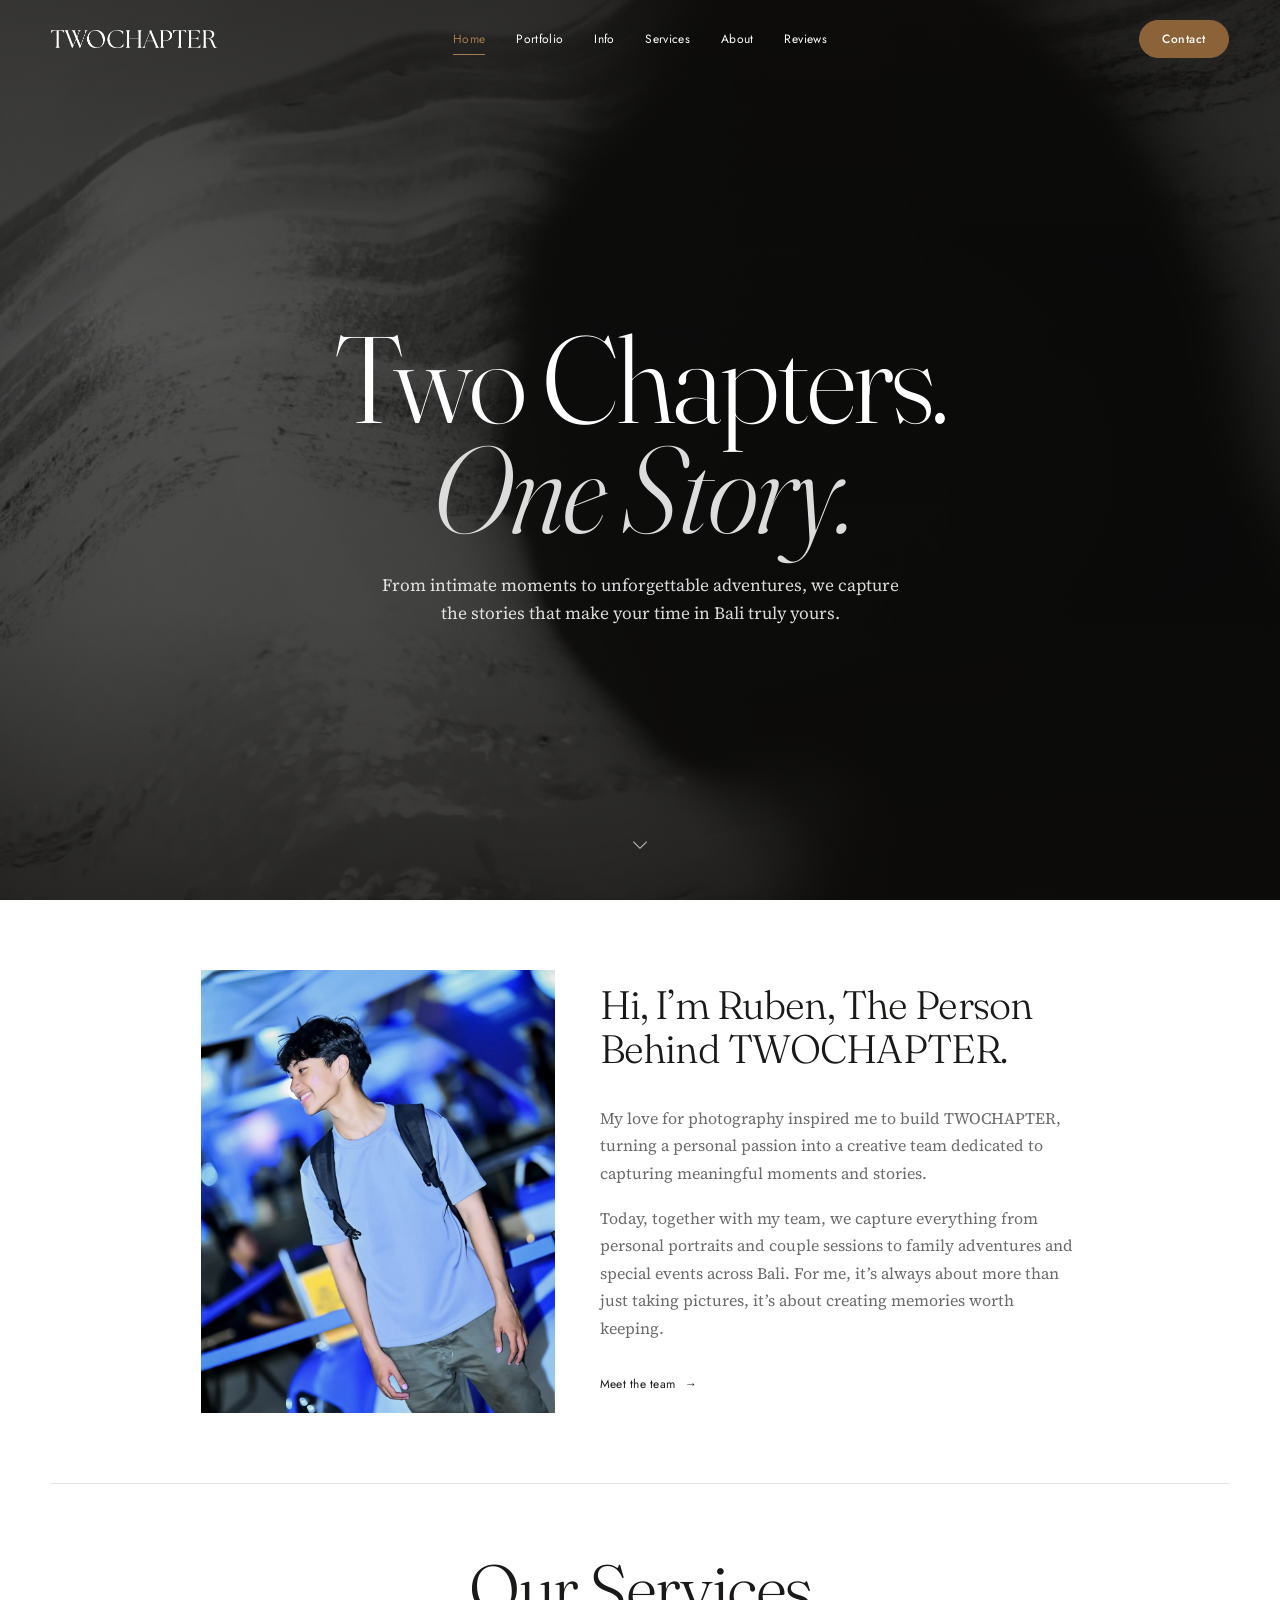
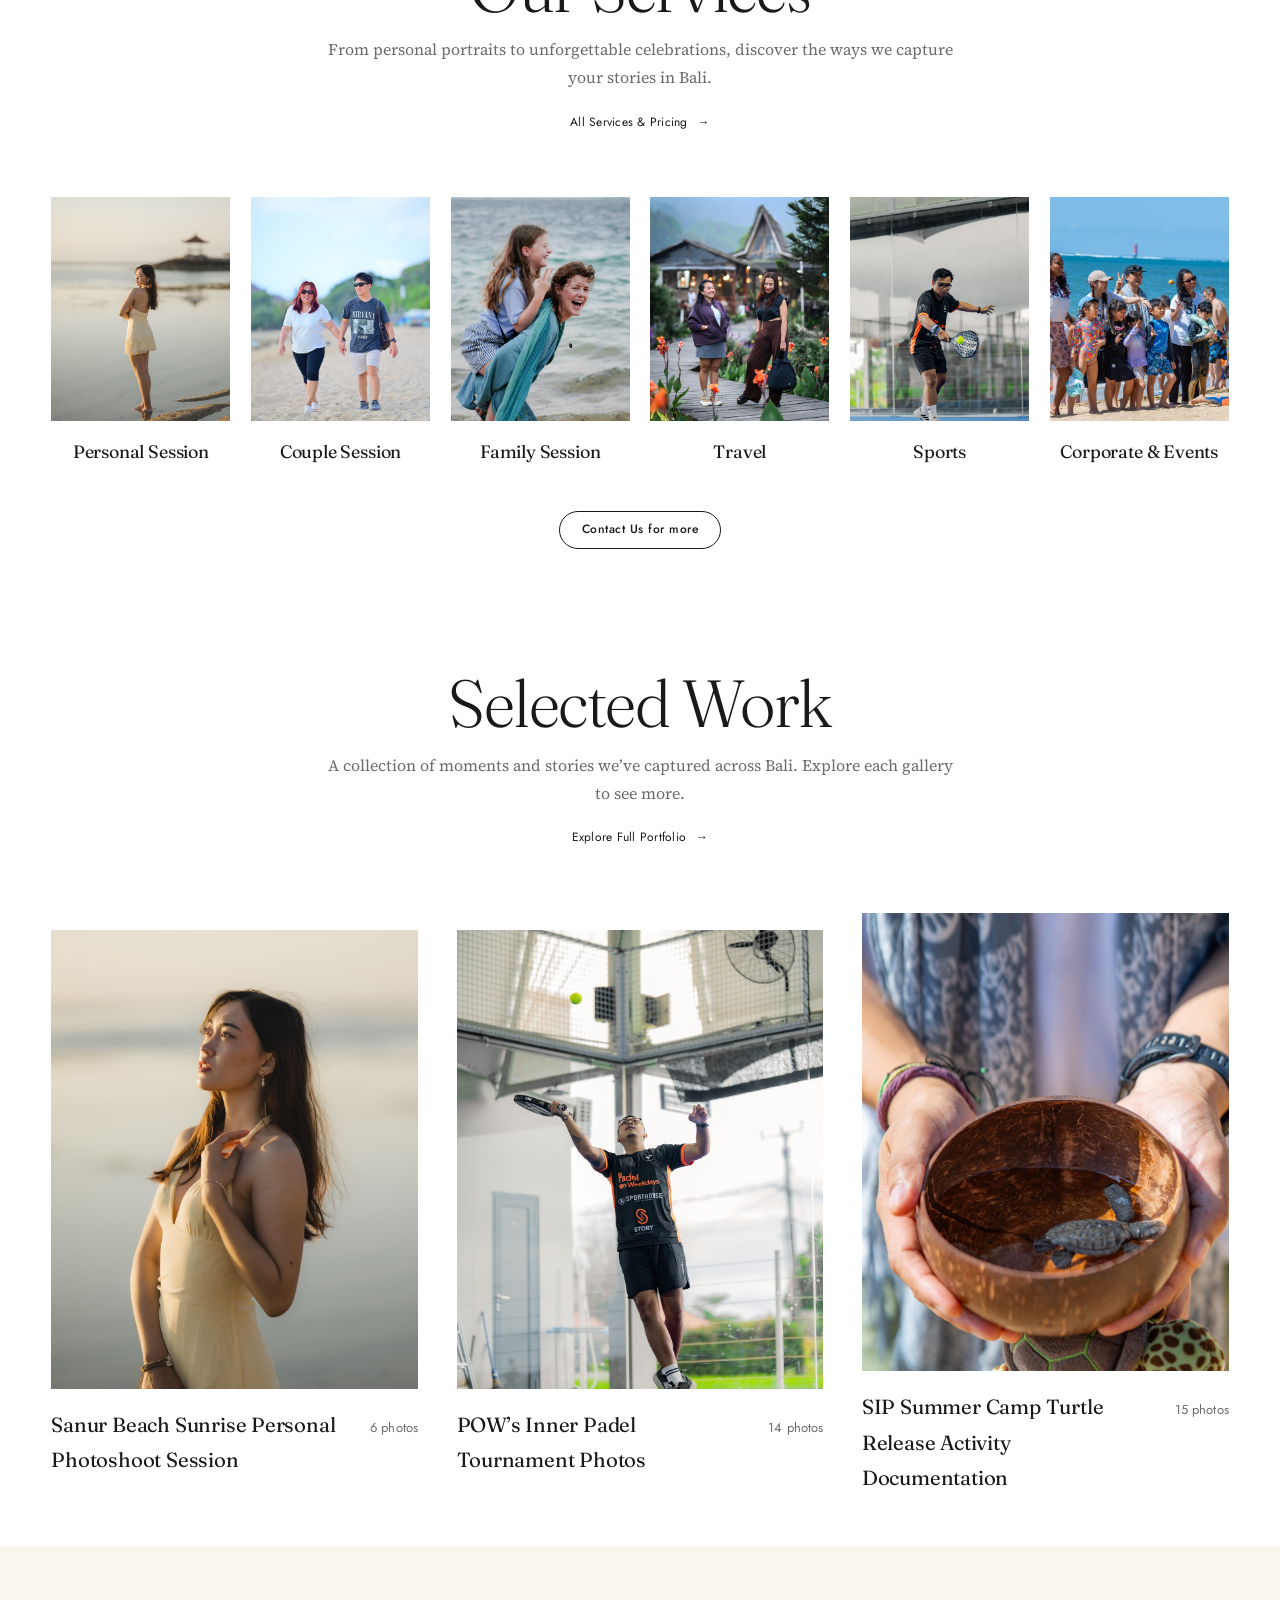
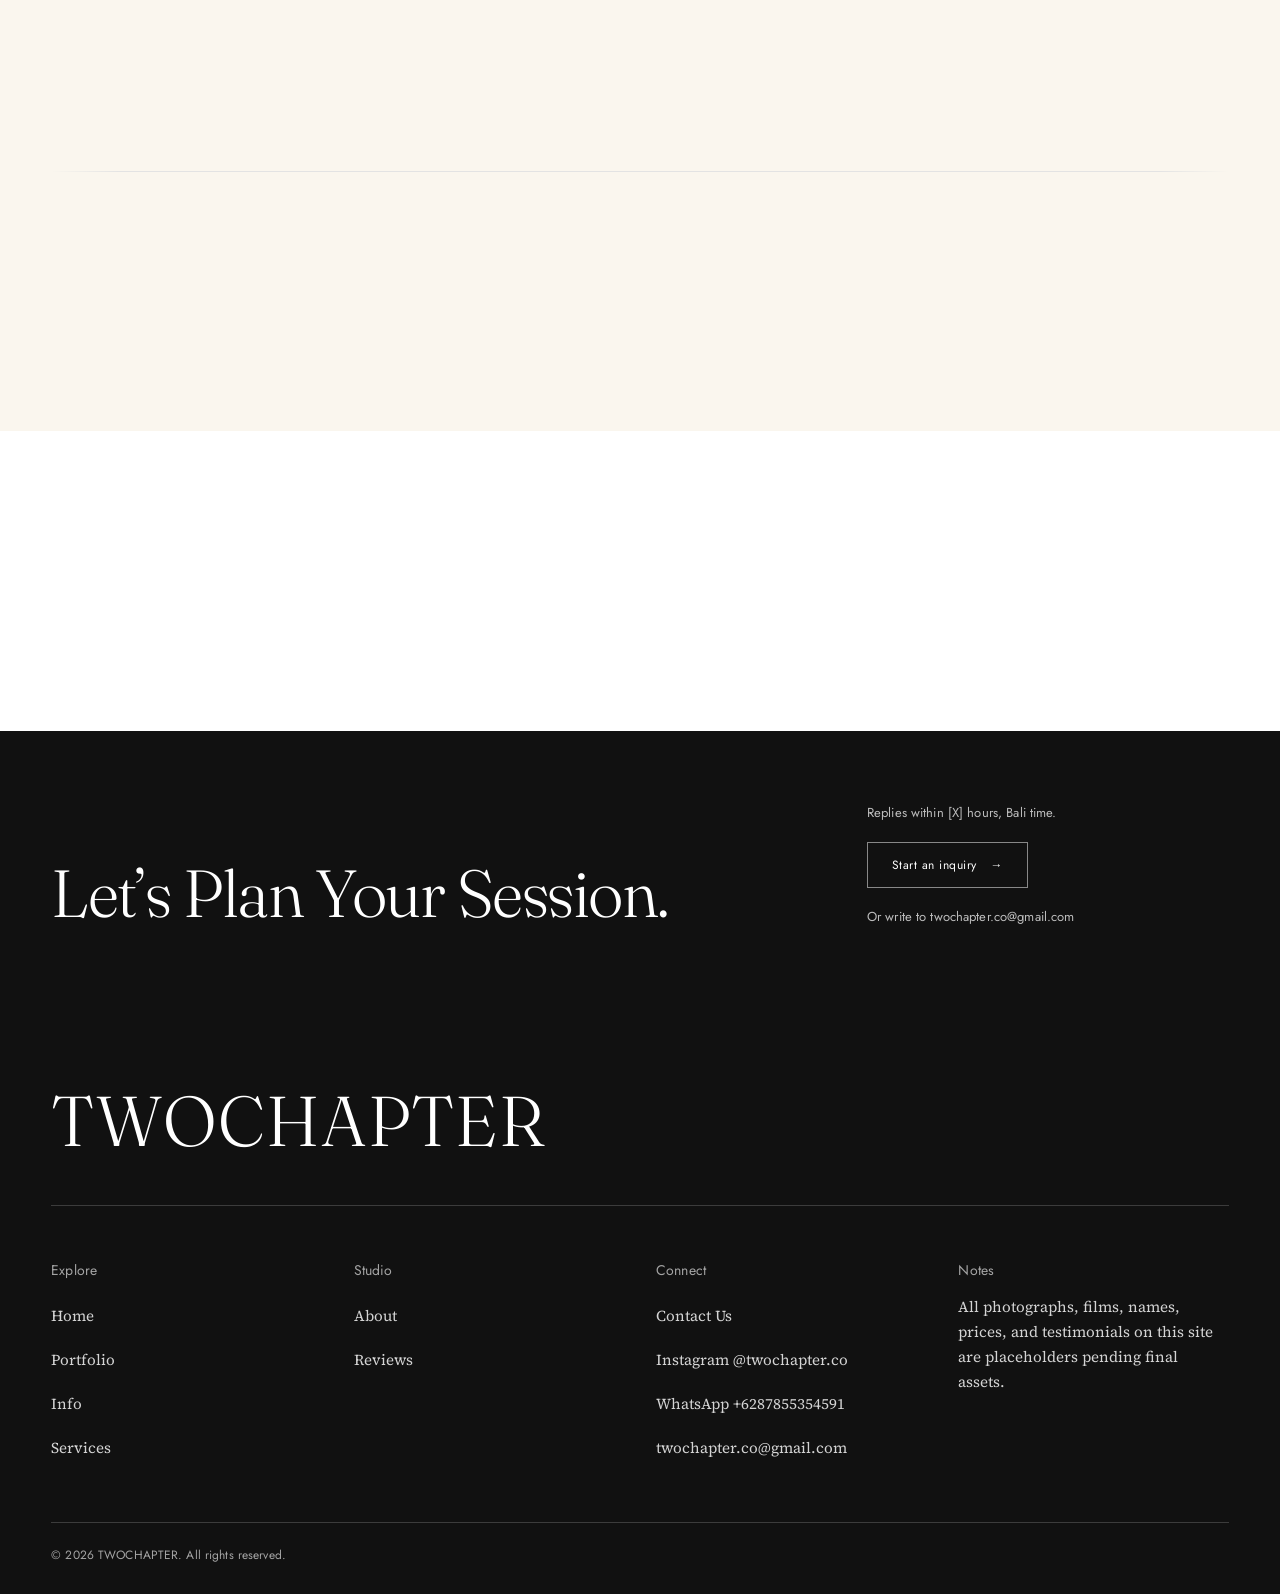
<file: index.html>
<!DOCTYPE html>
<html lang="en">
<head>
  <meta charset="utf-8">
  <meta name="viewport" content="width=device-width, initial-scale=1">
  <title>TWOCHAPTER — Photography &amp; Film in Bali</title>
  <meta name="description" content="TWOCHAPTER is a fine-art photography and film studio in Bali, creating unhurried images for couples, families, and travellers. Placeholder site — content pending.">
  <meta name="theme-color" content="#FFFFFF">
  <link rel="icon" href="assets/img/favicon.svg" type="image/svg+xml">
  <link rel="preconnect" href="https://fonts.googleapis.com">
  <link rel="preconnect" href="https://fonts.gstatic.com" crossorigin>
  <link href="https://fonts.googleapis.com/css2?family=Fraunces:ital,opsz,wght@0,9..144,300;0,9..144,400;1,9..144,300;1,9..144,400&family=Jost:wght@300;400;500&family=Source+Serif+4:ital,opsz,wght@0,8..60,300;0,8..60,400;0,8..60,600;1,8..60,300&display=swap" rel="stylesheet">
  <link rel="stylesheet" href="assets/css/style.css?v=50">
  <script>document.documentElement.classList.add('js');</script>
</head>
<body>
  <a class="skip-link" href="#main">Skip to content</a>

    <header class="site-header" data-header>
    <div class="container header-inner">
      <a class="brand" href="index.html" aria-label="TWOCHAPTER — home">
        <span class="brand__logo" aria-hidden="true"></span>
      </a>

      <nav class="nav nav--primary" aria-label="Primary">
        <a href="index.html" aria-current="page">Home</a>
        <a href="portfolio.html">Portfolio</a>
        <a href="info.html">Info</a>
        <a href="services.html">Services</a>
        <a href="about.html">About</a>
        <a href="reviews.html">Reviews</a>
      </nav>

      <div class="header-actions">
        <a class="btn btn--pill" href="contact.html">Contact</a>
        <button class="nav-toggle" type="button" aria-expanded="false" aria-controls="nav-drawer" data-menu-open>
          <span class="sr-only">Open menu</span>
          <span class="nav-toggle__bars" aria-hidden="true"></span>
        </button>
      </div>
    </div>
  </header>

  <div class="nav-drawer" id="nav-drawer" aria-hidden="true" data-drawer>
    <div class="container nav-drawer__head">
      <a class="brand" href="index.html" aria-label="TWOCHAPTER — home">
        <span class="brand__logo" aria-hidden="true"></span>
      </a>
      <button class="nav-drawer__close" type="button" data-menu-close>
        Close <span aria-hidden="true">✕</span>
      </button>
    </div>
            <nav class="container nav-drawer__nav" aria-label="Mobile">
          <a href="index.html" aria-current="page">Home</a>
          <a href="portfolio.html">Portfolio</a>
          <a href="info.html">Info</a>
          <a href="services.html">Services</a>
          <a href="about.html">About</a>
          <a href="reviews.html">Reviews</a>
          <a href="contact.html">Contact</a>
    </nav>
  </div>

  <main id="main">
    <!-- HERO -->
    <section class="hero" aria-labelledby="hero-title">
      <div class="hero__media" aria-hidden="true"></div>
      <div class="hero__scrim" aria-hidden="true"></div>

      <div class="container hero__content">
        <h1 class="display-1" id="hero-title">Two Chapters.<em>One Story.</em></h1>
        <p class="hero__sub">From intimate moments to unforgettable adventures, we capture<br class="hero__sub-break"> the stories that make your time in Bali truly yours.</p>
      </div>

      <a class="hero__scroll" href="#studio" aria-label="Scroll to content">
        <span class="hero__scroll-arrow" aria-hidden="true"></span>
      </a>
    </section>

    <!-- STUDIO INTRO -->
    <section class="section" id="studio" aria-labelledby="manifesto-title">
      <div class="container manifesto">
        <div class="manifesto__portrait reveal">
          <div class="media ratio-4x5">
            <img src="assets/img/team/website-photo-01.jpg" alt="Portrait of a TWOCHAPTER team member at work in Bali" width="1080" height="1440" loading="lazy">
          </div>
        </div>
        <div class="manifesto__text reveal reveal-delay-1">
          <h2 class="display-3" id="manifesto-title">Hi, I’m Ruben, The Person Behind TWOCHAPTER.</h2>
          <div class="manifesto__copy">
            <p>My love for photography inspired me to build TWOCHAPTER, turning a personal passion into a creative team dedicated to capturing meaningful moments and stories.</p>
            <p>Today, together with my team, we capture everything from personal portraits and couple sessions to family adventures and special events across Bali. For me, it’s always about more than just taking pictures, it’s about creating memories worth keeping.</p>
          </div>
          <a class="link-arrow" href="about.html">Meet the team <span class="arrow" aria-hidden="true">→</span></a>
        </div>
      </div>
    </section>

    <div class="container"><hr class="rule"></div>

    <!-- SERVICES PREVIEW -->
    <section class="section" aria-labelledby="experiences-title">
      <div class="container">
        <div class="section-head reveal">
          <div class="section-head__copy">
            <h2 class="display-2" id="experiences-title">Our Services</h2>
            <p>From personal portraits to unforgettable celebrations, discover the ways we capture your stories in Bali.</p>
          </div>
          <a class="link-arrow section-head__link" href="services.html">All Services &amp; Pricing <span class="arrow" aria-hidden="true">→</span></a>
        </div>

        <div class="service-preview">
          <a class="service-preview__card reveal" href="services.html#personal">
            <div class="media ratio-4x5">
              <img src="assets/img/services/personal.jpg" alt="Woman photographed on a Bali beach at golden hour during a personal portrait session" width="1080" height="1620" loading="lazy">
            </div>
            <h3>Personal Session</h3>
          </a>

          <a class="service-preview__card reveal reveal-delay-1" href="services.html#couple">
            <div class="media ratio-4x5">
              <img src="assets/img/services/couple.jpg" alt="Couple walking on a Bali beach during a relaxed couple session" width="1080" height="1350" loading="lazy">
            </div>
            <h3>Couple Session</h3>
          </a>

          <a class="service-preview__card reveal reveal-delay-2" href="services.html#family">
            <div class="media ratio-4x5">
              <img src="assets/img/services/family.jpg" alt="Mother carrying her child on a Bali beach during a family session" width="1080" height="1350" loading="lazy">
            </div>
            <h3>Family Session</h3>
          </a>

          <a class="service-preview__card reveal" href="services.html#travel">
            <div class="media ratio-4x5">
              <img src="assets/img/services/travel.jpg" alt="Two travellers exploring a mountain village in Bali" width="1080" height="1350" loading="lazy">
            </div>
            <h3>Travel</h3>
          </a>

          <a class="service-preview__card reveal reveal-delay-2" href="services.html#sports">
            <div class="media ratio-4x5">
              <img src="assets/img/services/sports.jpg?v=2" alt="Padel player in action on an indoor court in Bali" width="1080" height="1620" loading="lazy">
            </div>
            <h3>Sports</h3>
          </a>

          <a class="service-preview__card reveal reveal-delay-1" href="services.html#corporate-events">
            <div class="media ratio-4x5">
              <img src="assets/img/services/events.jpg" alt="Group of people gathered on a Bali beach during an event" width="1080" height="1350" loading="lazy">
            </div>
            <h3>Corporate &amp; Events</h3>
          </a>
        </div>

        <div class="service-preview__cta">
          <a class="btn btn--pill btn--pill--outline" href="contact.html">Contact Us for more</a>
        </div>
      </div>
    </section>

    <!-- SELECTED WORK -->
    <section class="section section--tight" aria-labelledby="work-title">
      <div class="container">
        <div class="section-head reveal">
          <div class="section-head__copy">
            <h2 class="display-2" id="work-title">Selected Work</h2>
            <p>A collection of moments and stories we’ve captured across Bali. Explore each gallery to see more.</p>
          </div>
          <a class="link-arrow section-head__link" href="portfolio.html">Explore Full Portfolio <span class="arrow" aria-hidden="true">→</span></a>
        </div>

        <div class="album-grid album-grid--home" data-work-grid>
          <button class="album-card work-item reveal" type="button" data-album="personal" data-title="Bali, golden hour" data-meta="Personal · Bali · 2026" aria-label="Open album: Sanur Beach Sunrise Personal Photoshoot Session, 6 photos">
            <span class="album-card__media work-item__media media ratio-4x5 media-zoom">
              <img src="assets/img/portfolio/personal-01.jpg" alt="Cover photograph from a personal portrait session on a Bali beach at golden hour" width="1080" height="1620" loading="lazy">
            </span>
            <span class="album-card__meta">
              <span class="album-card__title">Sanur Beach Sunrise Personal Photoshoot Session</span>
              <span class="album-card__count">6 photos</span>
            </span>
          </button>

          <button class="work-item album-hidden" type="button" data-album="personal" data-title="Bali, sandbar" data-meta="Personal · Bali · 2026" aria-hidden="true" tabindex="-1">
            <span class="work-item__media media ratio-4x5">
              <img src="assets/img/portfolio/personal-02.jpg" alt="Woman standing on a sandbar in Bali at sunset" width="1080" height="1620" loading="lazy">
            </span>
          </button>
          <button class="work-item album-hidden" type="button" data-album="personal" data-title="Bali, seated portrait" data-meta="Personal · Bali · 2026" aria-hidden="true" tabindex="-1">
            <span class="work-item__media media ratio-4x5">
              <img src="assets/img/portfolio/personal-03.jpg" alt="Woman seated on the sand during a personal portrait session in Bali" width="1080" height="1620" loading="lazy">
            </span>
          </button>
          <button class="work-item album-hidden" type="button" data-album="personal" data-title="Bali, sunset" data-meta="Personal · Bali · 2026" aria-hidden="true" tabindex="-1">
            <span class="work-item__media media ratio-4x5">
              <img src="assets/img/portfolio/personal-04.jpg" alt="Silhouette of a woman at sunset on a Bali beach" width="1080" height="1620" loading="lazy">
            </span>
          </button>
          <button class="work-item album-hidden" type="button" data-album="personal" data-title="Bali, shallow water" data-meta="Personal · Bali · 2026" aria-hidden="true" tabindex="-1">
            <span class="work-item__media media ratio-4x5">
              <img src="assets/img/portfolio/personal-05.jpg" alt="Woman standing in shallow water at golden hour in Bali" width="1080" height="1620" loading="lazy">
            </span>
          </button>
          <button class="work-item album-hidden" type="button" data-album="personal" data-title="Bali, backlit" data-meta="Personal · Bali · 2026" aria-hidden="true" tabindex="-1">
            <span class="work-item__media media ratio-4x5">
              <img src="assets/img/portfolio/personal-06.jpg" alt="Backlit portrait of a woman on the beach in Bali at sunset" width="1080" height="1620" loading="lazy">
            </span>
          </button>

          <button class="album-card work-item reveal reveal-delay-1" type="button" data-album="sports" data-title="Padel, overhead" data-meta="Sports · Bali · 2026" aria-label="Open album: POW’s Inner Padel Tournament Photos, 14 photos">
            <span class="album-card__media work-item__media media ratio-4x5 media-zoom">
              <img src="assets/img/portfolio/sports-01.jpg" alt="Padel player reaching for an overhead shot on an indoor court in Bali" width="1080" height="1620" loading="lazy">
            </span>
            <span class="album-card__meta">
              <span class="album-card__title">POW’s Inner Padel Tournament Photos</span>
              <span class="album-card__count">14 photos</span>
            </span>
          </button>

          <button class="work-item album-hidden" type="button" data-album="sports" data-title="Padel, return" data-meta="Sports · Bali · 2026" aria-hidden="true" tabindex="-1">
            <span class="work-item__media media ratio-4x5">
              <img src="assets/img/portfolio/sports-02.jpg" alt="Padel player running to return a shot in Bali" width="1080" height="1620" loading="lazy">
            </span>
          </button>
          <button class="work-item album-hidden" type="button" data-album="sports" data-title="Padel, forehand" data-meta="Sports · Bali · 2026" aria-hidden="true" tabindex="-1">
            <span class="work-item__media media ratio-4x5">
              <img src="assets/img/portfolio/sports-03.jpg" alt="Padel player preparing a forehand in Bali" width="1080" height="1620" loading="lazy">
            </span>
          </button>
          <button class="work-item album-hidden" type="button" data-album="sports" data-title="Padel, after the match" data-meta="Sports · Bali · 2026" aria-hidden="true" tabindex="-1">
            <span class="work-item__media media ratio-4x5">
              <img src="assets/img/portfolio/sports-04.jpg" alt="Two padel players walking together after a match in Bali" width="1080" height="1620" loading="lazy">
            </span>
          </button>
          <button class="work-item album-hidden" type="button" data-album="sports" data-title="Padel, racket detail" data-meta="Sports · Bali · 2026" aria-hidden="true" tabindex="-1">
            <span class="work-item__media media ratio-4x5">
              <img src="assets/img/portfolio/sports-05.jpg" alt="Padel player holding a racket, close-up" width="1080" height="1620" loading="lazy">
            </span>
          </button>
          <button class="work-item album-hidden" type="button" data-album="sports" data-title="Padel, motion" data-meta="Sports · Bali · 2026" aria-hidden="true" tabindex="-1">
            <span class="work-item__media media ratio-4x5">
              <img src="assets/img/portfolio/sports-06.jpg" alt="Padel player in motion on court, blurred" width="1080" height="1620" loading="lazy">
            </span>
          </button>
          <button class="work-item album-hidden" type="button" data-album="sports" data-title="Padel, celebration" data-meta="Sports · Bali · 2026" aria-hidden="true" tabindex="-1">
            <span class="work-item__media media ratio-4x5">
              <img src="assets/img/portfolio/sports-07.jpg" alt="Two padel players celebrating a point in Bali" width="1080" height="1620" loading="lazy">
            </span>
          </button>
          <button class="work-item album-hidden" type="button" data-album="sports" data-title="Padel, forehand" data-meta="Sports · Bali · 2026" aria-hidden="true" tabindex="-1">
            <span class="work-item__media media ratio-4x5">
              <img src="assets/img/portfolio/sports-08.jpg" alt="Padel player hitting a forehand in Bali" width="1080" height="1620" loading="lazy">
            </span>
          </button>
          <button class="work-item album-hidden" type="button" data-album="sports" data-title="Padel, serve" data-meta="Sports · Bali · 2026" aria-hidden="true" tabindex="-1">
            <span class="work-item__media media ratio-4x5">
              <img src="assets/img/portfolio/sports-09.jpg" alt="Padel player serving on an indoor court in Bali" width="1080" height="1620" loading="lazy">
            </span>
          </button>
          <button class="work-item album-hidden" type="button" data-album="sports" data-title="Padel, court" data-meta="Sports · Bali · 2026" aria-hidden="true" tabindex="-1">
            <span class="work-item__media media ratio-4x5">
              <img src="assets/img/portfolio/sports-10.jpg" alt="Padel player walking on court in Bali" width="1080" height="1620" loading="lazy">
            </span>
          </button>
          <button class="work-item album-hidden" type="button" data-album="sports" data-title="Padel, point won" data-meta="Sports · Bali · 2026" aria-hidden="true" tabindex="-1">
            <span class="work-item__media media ratio-4x5">
              <img src="assets/img/portfolio/sports-11.jpg" alt="Padel player celebrating on court in Bali" width="1080" height="1620" loading="lazy">
            </span>
          </button>
          <button class="work-item album-hidden" type="button" data-album="sports" data-title="Padel, stretch" data-meta="Sports · Bali · 2026" aria-hidden="true" tabindex="-1">
            <span class="work-item__media media ratio-4x5">
              <img src="assets/img/portfolio/sports-12.jpg" alt="Padel player stretching for a shot in Bali" width="1080" height="1620" loading="lazy">
            </span>
          </button>
          <button class="work-item album-hidden" type="button" data-album="sports" data-title="Padel, serve" data-meta="Sports · Bali · 2026" aria-hidden="true" tabindex="-1">
            <span class="work-item__media media ratio-4x5">
              <img src="assets/img/portfolio/sports-13.jpg" alt="Padel player serving on an indoor court in Bali" width="1080" height="1620" loading="lazy">
            </span>
          </button>
          <button class="work-item album-hidden" type="button" data-album="sports" data-title="Padel, low volley" data-meta="Sports · Bali · 2026" aria-hidden="true" tabindex="-1">
            <span class="work-item__media media ratio-4x5">
              <img src="assets/img/portfolio/sports-14.jpg" alt="Padel player hitting a low volley on an indoor court in Bali" width="1080" height="1620" loading="lazy">
            </span>
          </button>

          <button class="album-card work-item reveal reveal-delay-2" type="button" data-album="turtle" data-title="SIP turtle release photo 01" data-meta="Events · Bali · 2026" aria-label="Open album: SIP Summer Camp Turtle Release Activity Documentation, 15 photos">
            <span class="album-card__media work-item__media media ratio-4x5 media-zoom">
              <img src="assets/img/portfolio/turtle-01.jpg" alt="Cover photograph from the SIP summer camp turtle release activity" loading="lazy">
            </span>
            <span class="album-card__meta">
              <span class="album-card__title">SIP Summer Camp Turtle Release Activity Documentation</span>
              <span class="album-card__count">15 photos</span>
            </span>
          </button>

          <button class="work-item album-hidden" type="button" data-album="turtle" data-title="SIP turtle release photo 02" data-meta="Events · Bali · 2026" aria-hidden="true" tabindex="-1">
            <span class="work-item__media media ratio-4x5">
              <img src="assets/img/portfolio/turtle-02.jpg" alt="Photo from the SIP summer camp turtle release activity" loading="lazy">
            </span>
          </button>
          <button class="work-item album-hidden" type="button" data-album="turtle" data-title="SIP turtle release photo 03" data-meta="Events · Bali · 2026" aria-hidden="true" tabindex="-1">
            <span class="work-item__media media ratio-4x5">
              <img src="assets/img/portfolio/turtle-03.jpg" alt="Photo from the SIP summer camp turtle release activity" loading="lazy">
            </span>
          </button>
          <button class="work-item album-hidden" type="button" data-album="turtle" data-title="SIP turtle release photo 04" data-meta="Events · Bali · 2026" aria-hidden="true" tabindex="-1">
            <span class="work-item__media media ratio-4x5">
              <img src="assets/img/portfolio/turtle-04.jpg" alt="Photo from the SIP summer camp turtle release activity" loading="lazy">
            </span>
          </button>
          <button class="work-item album-hidden" type="button" data-album="turtle" data-title="SIP turtle release photo 05" data-meta="Events · Bali · 2026" aria-hidden="true" tabindex="-1">
            <span class="work-item__media media ratio-4x5">
              <img src="assets/img/portfolio/turtle-05.jpg" alt="Photo from the SIP summer camp turtle release activity" loading="lazy">
            </span>
          </button>
          <button class="work-item album-hidden" type="button" data-album="turtle" data-title="SIP turtle release photo 06" data-meta="Events · Bali · 2026" aria-hidden="true" tabindex="-1">
            <span class="work-item__media media ratio-4x5">
              <img src="assets/img/portfolio/turtle-06.jpg" alt="Photo from the SIP summer camp turtle release activity" loading="lazy">
            </span>
          </button>
          <button class="work-item album-hidden" type="button" data-album="turtle" data-title="SIP turtle release photo 07" data-meta="Events · Bali · 2026" aria-hidden="true" tabindex="-1">
            <span class="work-item__media media ratio-4x5">
              <img src="assets/img/portfolio/turtle-07.jpg" alt="Photo from the SIP summer camp turtle release activity" loading="lazy">
            </span>
          </button>
          <button class="work-item album-hidden" type="button" data-album="turtle" data-title="SIP turtle release photo 08" data-meta="Events · Bali · 2026" aria-hidden="true" tabindex="-1">
            <span class="work-item__media media ratio-4x5">
              <img src="assets/img/portfolio/turtle-08.jpg" alt="Photo from the SIP summer camp turtle release activity" loading="lazy">
            </span>
          </button>
          <button class="work-item album-hidden" type="button" data-album="turtle" data-title="SIP turtle release photo 09" data-meta="Events · Bali · 2026" aria-hidden="true" tabindex="-1">
            <span class="work-item__media media ratio-4x5">
              <img src="assets/img/portfolio/turtle-09.jpg" alt="Photo from the SIP summer camp turtle release activity" loading="lazy">
            </span>
          </button>
          <button class="work-item album-hidden" type="button" data-album="turtle" data-title="SIP turtle release photo 10" data-meta="Events · Bali · 2026" aria-hidden="true" tabindex="-1">
            <span class="work-item__media media ratio-4x5">
              <img src="assets/img/portfolio/turtle-10.jpg" alt="Photo from the SIP summer camp turtle release activity" loading="lazy">
            </span>
          </button>
          <button class="work-item album-hidden" type="button" data-album="turtle" data-title="SIP turtle release photo 11" data-meta="Events · Bali · 2026" aria-hidden="true" tabindex="-1">
            <span class="work-item__media media ratio-4x5">
              <img src="assets/img/portfolio/turtle-11.jpg" alt="Photo from the SIP summer camp turtle release activity" loading="lazy">
            </span>
          </button>
          <button class="work-item album-hidden" type="button" data-album="turtle" data-title="SIP turtle release photo 12" data-meta="Events · Bali · 2026" aria-hidden="true" tabindex="-1">
            <span class="work-item__media media ratio-4x5">
              <img src="assets/img/portfolio/turtle-12.jpg" alt="Photo from the SIP summer camp turtle release activity" loading="lazy">
            </span>
          </button>
          <button class="work-item album-hidden" type="button" data-album="turtle" data-title="SIP turtle release photo 13" data-meta="Events · Bali · 2026" aria-hidden="true" tabindex="-1">
            <span class="work-item__media media ratio-4x5">
              <img src="assets/img/portfolio/turtle-13.jpg" alt="Photo from the SIP summer camp turtle release activity" loading="lazy">
            </span>
          </button>
          <button class="work-item album-hidden" type="button" data-album="turtle" data-title="SIP turtle release photo 14" data-meta="Events · Bali · 2026" aria-hidden="true" tabindex="-1">
            <span class="work-item__media media ratio-4x5">
              <img src="assets/img/portfolio/turtle-14.jpg" alt="Photo from the SIP summer camp turtle release activity" loading="lazy">
            </span>
          </button>
          <button class="work-item album-hidden" type="button" data-album="turtle" data-title="SIP turtle release photo 15" data-meta="Events · Bali · 2026" aria-hidden="true" tabindex="-1">
            <span class="work-item__media media ratio-4x5">
              <img src="assets/img/portfolio/turtle-15.jpg" alt="Photo from the SIP summer camp turtle release activity" loading="lazy">
            </span>
          </button>
        </div>

      </div>
    </section>

    <!-- EXPERIENCE STEPS -->
    <section class="section section--cream" aria-labelledby="steps-title">
      <div class="container">
        <div class="section-head reveal">
          <div class="section-head__copy">
            <h2 class="display-2" id="steps-title">How It Works</h2>
          </div>
        </div>

        <ol class="roadmap-h">
          <li class="roadmap-h__item reveal">
            <span class="roadmap-h__marker" aria-hidden="true">01</span>
            <div class="roadmap-h__card">
              <h3>Enquire</h3>
              <p>Tell us your preferred dates, location, and group size. We’ll get back to you within minutes.</p>
            </div>
          </li>
          <li class="roadmap-h__item reveal reveal-delay-1">
            <span class="roadmap-h__marker" aria-hidden="true">02</span>
            <div class="roadmap-h__card">
              <h3>Plan</h3>
              <p>We’ll discuss the details, choose the right location, and help you prepare for your session.</p>
            </div>
          </li>
          <li class="roadmap-h__item reveal reveal-delay-2">
            <span class="roadmap-h__marker" aria-hidden="true">03</span>
            <div class="roadmap-h__card">
              <h3>Shoot</h3>
              <p>Relax and enjoy the moment. We’ll capture everything naturally, with gentle guidance along the way.</p>
            </div>
          </li>
          <li class="roadmap-h__item reveal reveal-delay-3">
            <span class="roadmap-h__marker" aria-hidden="true">04</span>
            <div class="roadmap-h__card">
              <h3>Relive</h3>
              <p>Receive your photos in a private Google Drive, with films and albums available as add-ons.</p>
            </div>
          </li>
        </ol>
      </div>
    </section>

    <!-- TESTIMONIALS -->
    <section class="section section--tight" aria-labelledby="words-title">
      <div class="container">
        <h2 class="sr-only" id="words-title">Kind Words</h2>
        <div class="quote-wrap">
          <div class="reveal" data-quotes aria-live="polite">
            <blockquote class="quote" data-quote>
              “They disappeared into the day. What came back was not a photoshoot — it was <em>us</em>.”
              <cite class="quote__cite">[Client name], honeymoon session, [year]</cite>
            </blockquote>
            <blockquote class="quote" data-quote hidden>
              “We forgot the camera was there. My daughter was just being three.”
              <cite class="quote__cite">[Client name], family session, [year]</cite>
            </blockquote>
            <blockquote class="quote" data-quote hidden>
              “The film made my mother cry. That is the whole review.”
              <cite class="quote__cite">[Client name], wedding, [year]</cite>
            </blockquote>
          </div>
          <div class="quote-nav reveal reveal-delay-1">
            <button class="quote-nav__btn" type="button" data-quote-prev aria-label="Previous testimonial">
              <span aria-hidden="true">←</span>
            </button>
            <button class="quote-nav__btn" type="button" data-quote-next aria-label="Next testimonial">
              <span aria-hidden="true">→</span>
            </button>
            <span class="quote-nav__count" data-quote-count>01 / 03</span>
          </div>
        </div>
      </div>
    </section>


    <!-- CTA -->
    <section class="section section--dark" id="contact" aria-labelledby="cta-title">
      <div class="container cta">
        <div class="reveal">
          <h2 class="display-2" id="cta-title">Let’s Plan Your Session.</h2>
        </div>
        <div class="cta__aside reveal reveal-delay-1">
          <p>Replies within [X] hours, Bali time.</p>
          <a class="btn btn--light" href="contact.html">Start an inquiry <span class="arrow" aria-hidden="true">→</span></a>
          <p>Or write to <a href="mailto:twochapter.co@gmail.com">twochapter.co@gmail.com</a></p>
        </div>
      </div>
    </section>
  </main>

  <footer class="site-footer">
    <div class="container">
      <div class="footer-top">
        <p class="footer-word">TWOCHAPTER</p>
      </div>

      <div class="footer-grid">
        <div>
          <h2 class="footer-label">Explore</h2>
          <a href="index.html">Home</a>
          <a href="portfolio.html">Portfolio</a>
          <a href="info.html">Info</a>
          <a href="services.html">Services</a>
        </div>
        <div>
          <h2 class="footer-label">Studio</h2>
          <a href="about.html">About</a>
          <a href="reviews.html">Reviews</a>
        </div>
        <div>
          <h2 class="footer-label">Connect</h2>
          <a href="contact.html">Contact Us</a>
          <a href="https://www.instagram.com/twochapter.co/" target="_blank" rel="noopener">Instagram @twochapter.co</a>
          <a href="https://wa.me/6287855354591" target="_blank" rel="noopener">WhatsApp +6287855354591</a>
          <a href="mailto:twochapter.co@gmail.com">twochapter.co@gmail.com</a>
        </div>
        <div>
          <h2 class="footer-label">Notes</h2>
          <p>All photographs, films, names, prices, and testimonials on this site are placeholders pending final assets.</p>
        </div>
      </div>

      <div class="footer-bottom">
        <p>© <span data-year>2026</span> TWOCHAPTER. All rights reserved.</p>
      </div>
    </div>
  </footer>

  <dialog class="lightbox" data-lightbox aria-label="Portfolio image viewer">
    <div class="lightbox__bar">
      <span class="lightbox__caption" data-lightbox-count>01 / 06</span>
      <button class="lightbox__close" type="button" data-lightbox-close>Close <span aria-hidden="true">✕</span></button>
    </div>
    <div class="lightbox__stage" data-lightbox-stage></div>
    <div class="lightbox__caption">
      <span data-lightbox-caption>Sanur Beach Sunrise Personal Photoshoot Session</span>
      <div class="lightbox__navs">
        <button class="lightbox__nav" type="button" data-lightbox-prev aria-label="Previous image">← Prev</button>
        <button class="lightbox__nav" type="button" data-lightbox-next aria-label="Next image">Next →</button>
      </div>
    </div>
  </dialog>

  <script src="assets/js/main.js?v=6"></script>
</body>
</html>
</file>
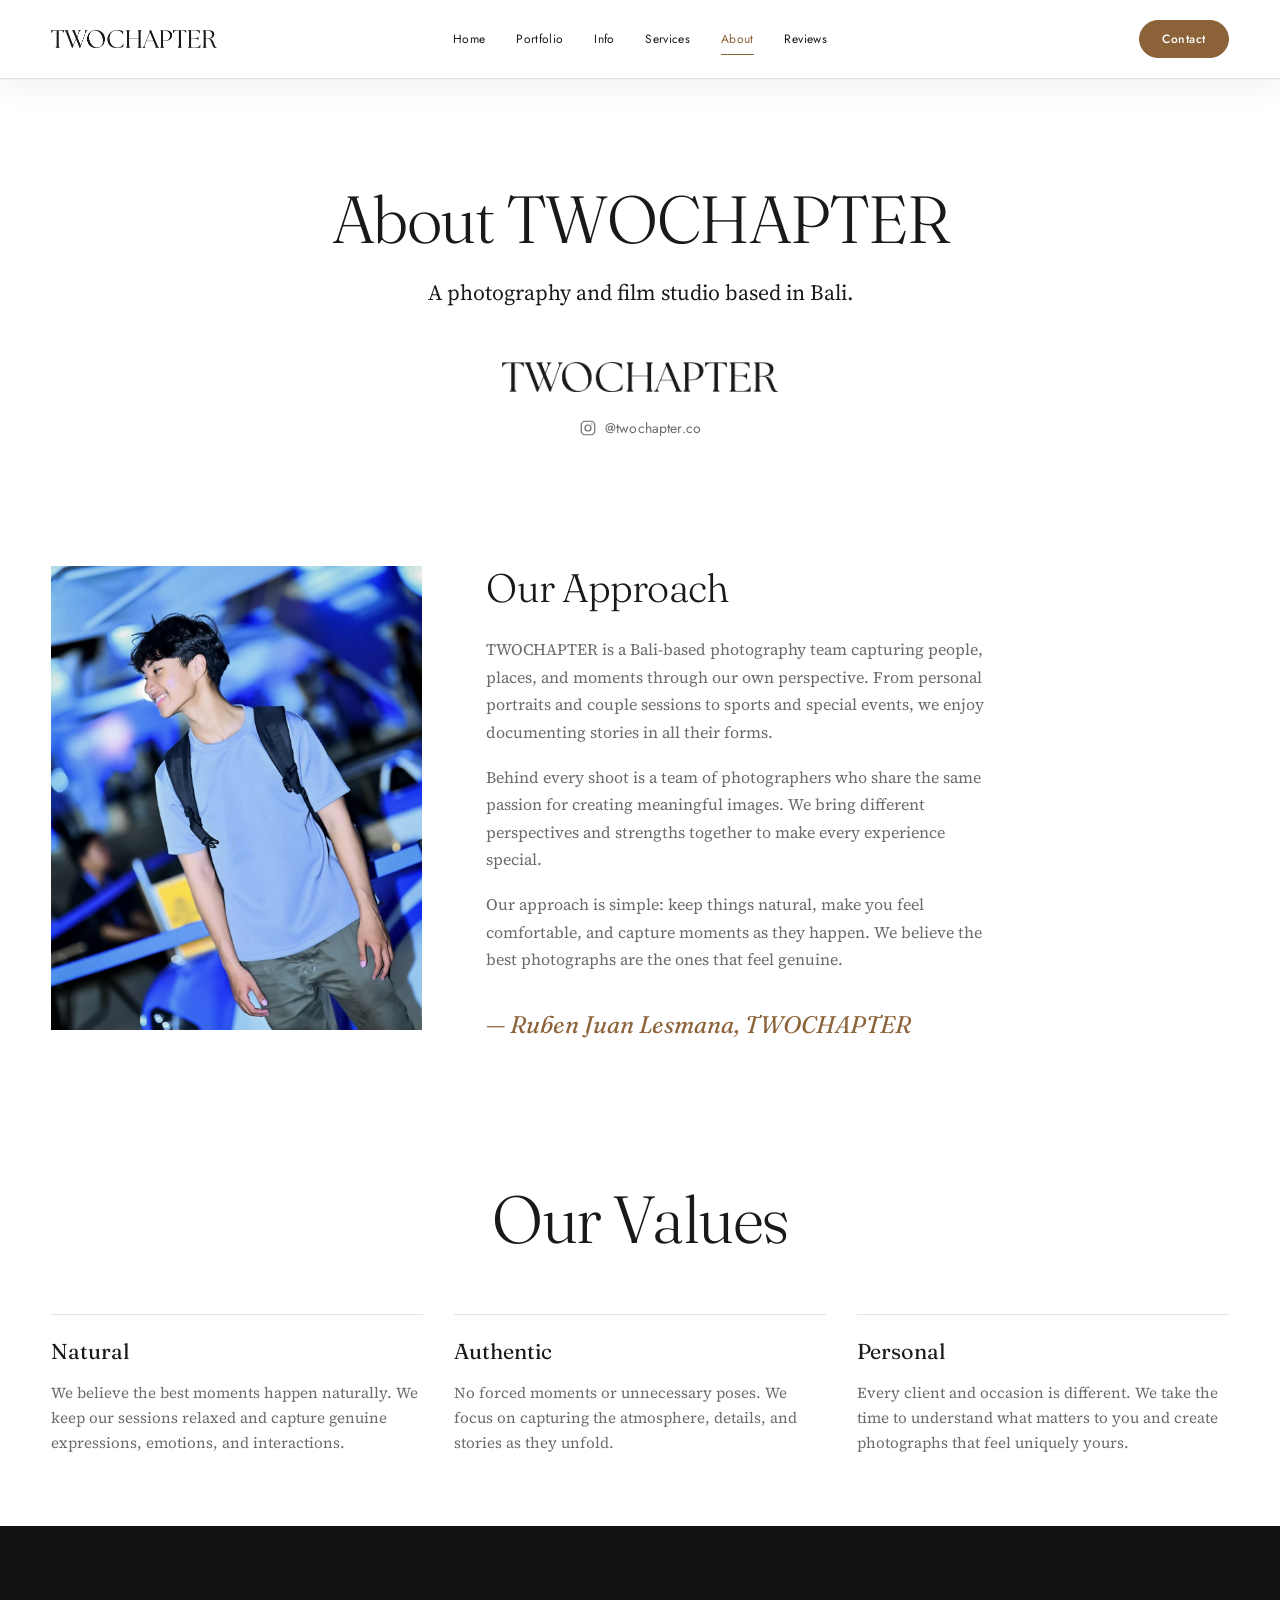
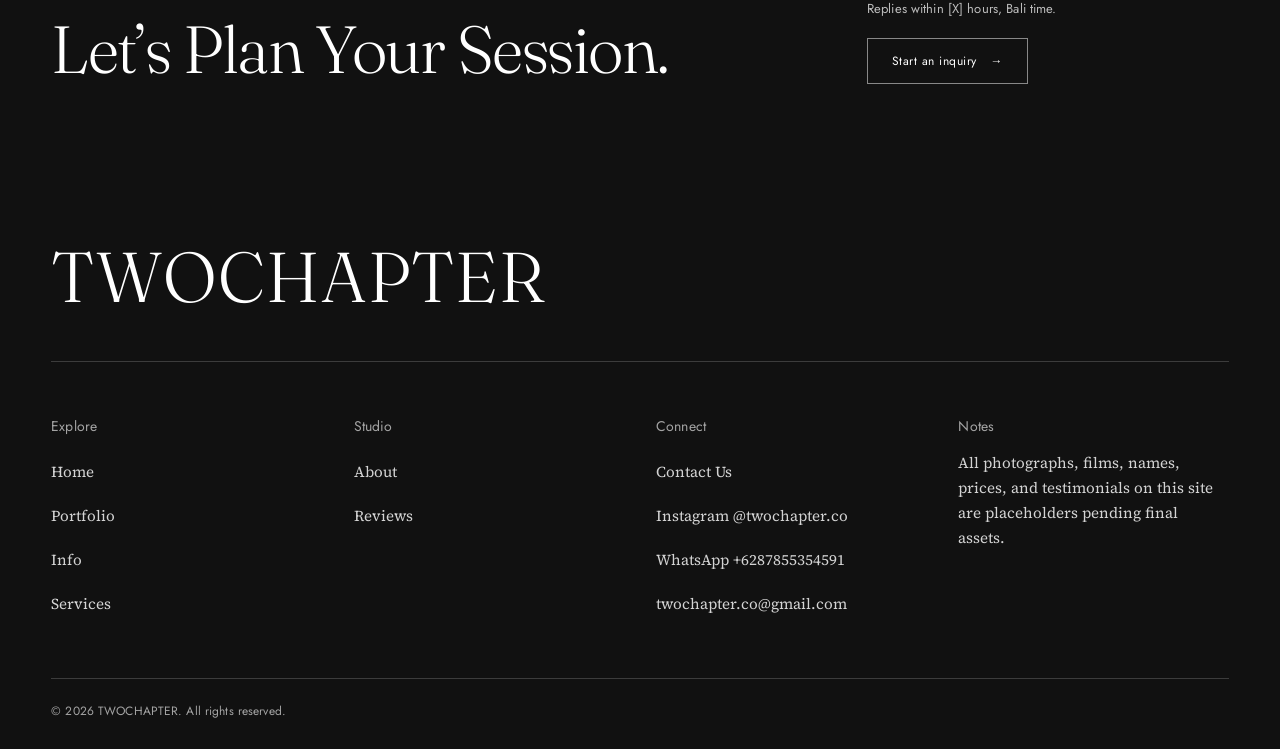
<file: about.html>
<!DOCTYPE html>
<html lang="en">
<head>
  <meta charset="utf-8">
  <meta name="viewport" content="width=device-width, initial-scale=1">
  <title>About — TWOCHAPTER</title>
  <meta name="description" content="TWOCHAPTER is a fine-art photography and film studio in Bali. Read the studio's approach, values, and the short version of who we are. Placeholder content pending.">
  <meta name="theme-color" content="#FFFFFF">
  <link rel="icon" href="assets/img/favicon.svg" type="image/svg+xml">
  <link rel="preconnect" href="https://fonts.googleapis.com">
  <link rel="preconnect" href="https://fonts.gstatic.com" crossorigin>
  <link href="https://fonts.googleapis.com/css2?family=Fraunces:ital,opsz,wght@0,9..144,300;0,9..144,400;1,9..144,300;1,9..144,400&family=Jost:wght@300;400;500&family=Source+Serif+4:ital,opsz,wght@0,8..60,300;0,8..60,400;0,8..60,600;1,8..60,300&display=swap" rel="stylesheet">
  <link rel="stylesheet" href="assets/css/style.css?v=50">
  <script>document.documentElement.classList.add('js');</script>
</head>
<body>
  <a class="skip-link" href="#main">Skip to content</a>

    <header class="site-header site-header--solid" data-header>
    <div class="container header-inner">
      <a class="brand" href="index.html" aria-label="TWOCHAPTER — home">
        <span class="brand__logo" aria-hidden="true"></span>
      </a>

      <nav class="nav nav--primary" aria-label="Primary">
        <a href="index.html">Home</a>
        <a href="portfolio.html">Portfolio</a>
        <a href="info.html">Info</a>
        <a href="services.html">Services</a>
        <a href="about.html" aria-current="page">About</a>
        <a href="reviews.html">Reviews</a>
      </nav>

      <div class="header-actions">
        <a class="btn btn--pill" href="contact.html">Contact</a>
        <button class="nav-toggle" type="button" aria-expanded="false" aria-controls="nav-drawer" data-menu-open>
          <span class="sr-only">Open menu</span>
          <span class="nav-toggle__bars" aria-hidden="true"></span>
        </button>
      </div>
    </div>
  </header>

  <div class="nav-drawer" id="nav-drawer" aria-hidden="true" data-drawer>
    <div class="container nav-drawer__head">
      <a class="brand" href="index.html" aria-label="TWOCHAPTER — home">
        <span class="brand__logo" aria-hidden="true"></span>
      </a>
      <button class="nav-drawer__close" type="button" data-menu-close>
        Close <span aria-hidden="true">✕</span>
      </button>
    </div>
            <nav class="container nav-drawer__nav" aria-label="Mobile">
          <a href="index.html">Home</a>
          <a href="portfolio.html">Portfolio</a>
          <a href="info.html">Info</a>
          <a href="services.html">Services</a>
          <a href="about.html" aria-current="page">About</a>
          <a href="reviews.html">Reviews</a>
          <a href="contact.html">Contact</a>
    </nav>
  </div>

  <main id="main">
    <section class="page-hero">
      <div class="container">
        <div class="page-hero__top">
          <h1 class="display-2 reveal">About TWOCHAPTER</h1>
        </div>
        <p class="lede reveal">A photography and film studio based in Bali.</p>

        <div class="about-brand reveal">
          <span class="about-brand__logo" aria-hidden="true"></span>
          <a class="about-brand__social" href="https://www.instagram.com/twochapter.co/" target="_blank" rel="noopener">
            <svg viewBox="0 0 24 24" fill="none" stroke="currentColor" stroke-width="1.6" aria-hidden="true">
              <rect x="3" y="3" width="18" height="18" rx="5"></rect>
              <circle cx="12" cy="12" r="4"></circle>
              <circle cx="17.2" cy="6.8" r="1" fill="currentColor" stroke="none"></circle>
            </svg>
            @twochapter.co
          </a>
        </div>
      </div>
    </section>

    <!-- INTRO -->
    <section class="section" aria-labelledby="story-title">
      <div class="container about-intro">
        <div class="about-intro__portrait reveal">
          <div class="media ratio-4x5">
            <img src="assets/img/team/website-photo-01.jpg" alt="Portrait of a TWOCHAPTER team member at work in Bali" width="1080" height="1440" loading="lazy">
          </div>
        </div>
        <div class="about-intro__body reveal reveal-delay-1">
          <h2 class="display-3" id="story-title">Our Approach</h2>
          <div class="prose">
            <p>TWOCHAPTER is a Bali-based photography team capturing people, places, and moments through our own perspective. From personal portraits and couple sessions to sports and special events, we enjoy documenting stories in all their forms.</p>
            <p>Behind every shoot is a team of photographers who share the same passion for creating meaningful images. We bring different perspectives and strengths together to make every experience special.</p>
            <p>Our approach is simple: keep things natural, make you feel comfortable, and capture moments as they happen. We believe the best photographs are the ones that feel genuine.</p>
          </div>
          <p class="signature">— Ruben Juan Lesmana, TWOCHAPTER</p>
        </div>
      </div>
    </section>


    <!-- VALUES -->
    <section class="section" aria-labelledby="values-title">
      <div class="container">
        <div class="section-head reveal">
          <div class="section-head__copy">
            <h2 class="display-2" id="values-title">Our Values</h2>
          </div>
        </div>
        <div class="values">
          <article class="value reveal">
            <h3>Natural</h3>
            <p>We believe the best moments happen naturally. We keep our sessions relaxed and capture genuine expressions, emotions, and interactions.</p>
          </article>
          <article class="value reveal reveal-delay-1">
            <h3>Authentic</h3>
            <p>No forced moments or unnecessary poses. We focus on capturing the atmosphere, details, and stories as they unfold.</p>
          </article>
          <article class="value reveal reveal-delay-2">
            <h3>Personal</h3>
            <p>Every client and occasion is different. We take the time to understand what matters to you and create photographs that feel uniquely yours.</p>
          </article>
        </div>
      </div>
    </section>


    <!-- CTA -->
    <section class="section section--dark" aria-labelledby="cta-title">
      <div class="container cta">
        <div class="reveal">
          <h2 class="display-2" id="cta-title">Let’s Plan Your Session.</h2>
        </div>
        <div class="cta__aside reveal reveal-delay-1">
          <p>Replies within [X] hours, Bali time.</p>
          <a class="btn btn--light" href="contact.html">Start an inquiry <span class="arrow" aria-hidden="true">→</span></a>
        </div>
      </div>
    </section>
  </main>

  <footer class="site-footer">
    <div class="container">
      <div class="footer-top">
        <p class="footer-word">TWOCHAPTER</p>
      </div>

      <div class="footer-grid">
        <div>
          <h2 class="footer-label">Explore</h2>
          <a href="index.html">Home</a>
          <a href="portfolio.html">Portfolio</a>
          <a href="info.html">Info</a>
          <a href="services.html">Services</a>
        </div>
        <div>
          <h2 class="footer-label">Studio</h2>
          <a href="about.html">About</a>
          <a href="reviews.html">Reviews</a>
        </div>
        <div>
          <h2 class="footer-label">Connect</h2>
          <a href="contact.html">Contact Us</a>
          <a href="https://www.instagram.com/twochapter.co/" target="_blank" rel="noopener">Instagram @twochapter.co</a>
          <a href="https://wa.me/6287855354591" target="_blank" rel="noopener">WhatsApp +6287855354591</a>
          <a href="mailto:twochapter.co@gmail.com">twochapter.co@gmail.com</a>
        </div>
        <div>
          <h2 class="footer-label">Notes</h2>
          <p>All photographs, films, names, prices, and testimonials on this site are placeholders pending final assets.</p>
        </div>
      </div>

      <div class="footer-bottom">
        <p>© <span data-year>2026</span> TWOCHAPTER. All rights reserved.</p>
      </div>
    </div>
  </footer>

  <script src="assets/js/main.js?v=6"></script>
</body>
</html>
</file>
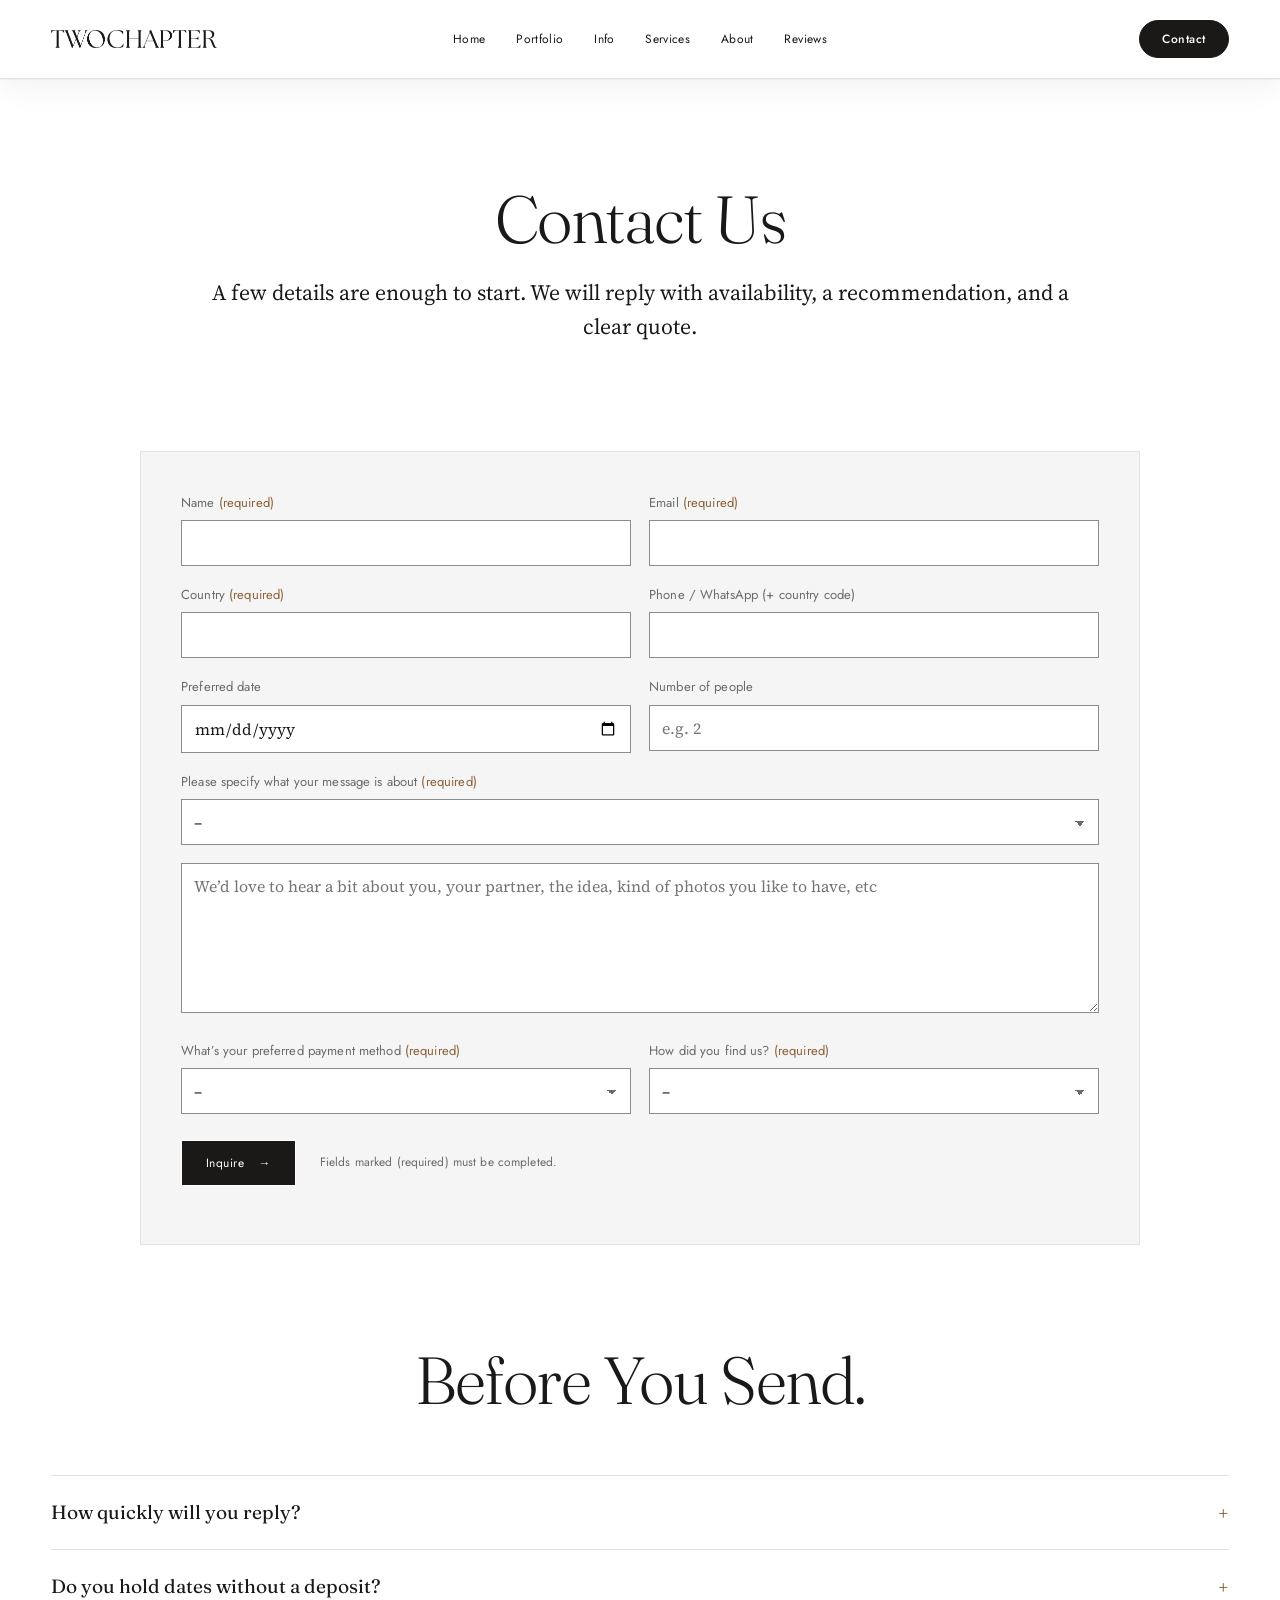
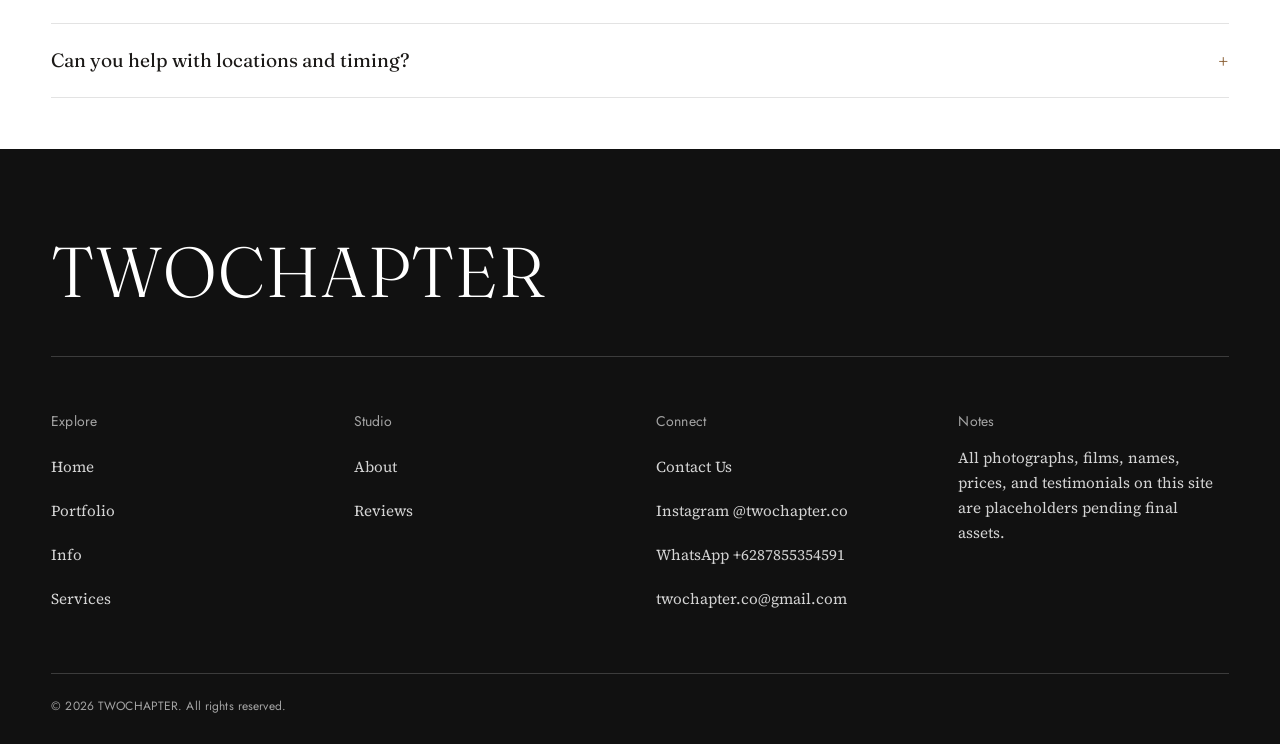
<file: contact.html>
<!DOCTYPE html>
<html lang="en">
<head>
  <meta charset="utf-8">
  <meta name="viewport" content="width=device-width, initial-scale=1">
  <title>Contact — TWOCHAPTER</title>
  <meta name="description" content="Contact TWOCHAPTER about a personal, couple, family, travel, sports, or corporate photography session in Bali. Demo form pending endpoint.">
  <meta name="theme-color" content="#FFFFFF">
  <link rel="icon" href="assets/img/favicon.svg" type="image/svg+xml">
  <link rel="preconnect" href="https://fonts.googleapis.com">
  <link rel="preconnect" href="https://fonts.gstatic.com" crossorigin>
  <link href="https://fonts.googleapis.com/css2?family=Fraunces:ital,opsz,wght@0,9..144,300;0,9..144,400;1,9..144,300;1,9..144,400&family=Jost:wght@300;400;500&family=Source+Serif+4:ital,opsz,wght@0,8..60,300;0,8..60,400;0,8..60,600;1,8..60,300&display=swap" rel="stylesheet">
  <link rel="stylesheet" href="assets/css/style.css?v=50">
  <script>document.documentElement.classList.add('js');</script>
</head>
<body>
  <a class="skip-link" href="#main">Skip to content</a>

    <header class="site-header site-header--solid" data-header>
    <div class="container header-inner">
      <a class="brand" href="index.html" aria-label="TWOCHAPTER — home">
        <span class="brand__logo" aria-hidden="true"></span>
      </a>

      <nav class="nav nav--primary" aria-label="Primary">
        <a href="index.html">Home</a>
        <a href="portfolio.html">Portfolio</a>
        <a href="info.html">Info</a>
        <a href="services.html">Services</a>
        <a href="about.html">About</a>
        <a href="reviews.html">Reviews</a>
      </nav>

      <div class="header-actions">
        <a class="btn btn--pill" href="contact.html" aria-current="page">Contact</a>
        <button class="nav-toggle" type="button" aria-expanded="false" aria-controls="nav-drawer" data-menu-open>
          <span class="sr-only">Open menu</span>
          <span class="nav-toggle__bars" aria-hidden="true"></span>
        </button>
      </div>
    </div>
  </header>

  <div class="nav-drawer" id="nav-drawer" aria-hidden="true" data-drawer>
    <div class="container nav-drawer__head">
      <a class="brand" href="index.html" aria-label="TWOCHAPTER — home">
        <span class="brand__logo" aria-hidden="true"></span>
      </a>
      <button class="nav-drawer__close" type="button" data-menu-close>
        Close <span aria-hidden="true">✕</span>
      </button>
    </div>
        <nav class="container nav-drawer__nav" aria-label="Mobile">
          <a href="index.html">Home</a>
          <a href="portfolio.html">Portfolio</a>
          <a href="info.html">Info</a>
          <a href="services.html">Services</a>
          <a href="about.html">About</a>
          <a href="reviews.html">Reviews</a>
          <a href="contact.html" aria-current="page">Contact</a>
    </nav>
  </div>

  <main id="main">
    <section class="page-hero">
      <div class="container">
        <div class="page-hero__top">
          <h1 class="display-2 reveal">Contact Us</h1>
        </div>
        <p class="lede reveal">A few details are enough to start. We will reply with availability, a recommendation, and a clear quote.</p>
      </div>
    </section>

    <section class="section section--tight" aria-labelledby="form-title">
      <div class="container">
        <h2 class="sr-only" id="form-title">Send an Inquiry</h2>

        <form class="form form--page reveal reveal-delay-1" data-form novalidate>
          <div class="form__row">
            <div class="field">
              <label for="name">Name <span class="req" aria-hidden="true">(required)</span></label>
              <input type="text" id="name" name="name" autocomplete="name" required aria-describedby="name-error">
              <p class="field__error" id="name-error">Please enter your name.</p>
            </div>
            <div class="field">
              <label for="email">Email <span class="req" aria-hidden="true">(required)</span></label>
              <input type="email" id="email" name="email" autocomplete="email" required aria-describedby="email-error">
              <p class="field__error" id="email-error">Please enter a valid email address.</p>
            </div>
          </div>

          <div class="form__row">
            <div class="field">
              <label for="country">Country <span class="req" aria-hidden="true">(required)</span></label>
              <input type="text" id="country" name="country" autocomplete="country-name" required aria-describedby="country-error">
              <p class="field__error" id="country-error">Please enter your country.</p>
            </div>
            <div class="field">
              <label for="phone">Phone / WhatsApp (+ country code)</label>
              <input type="tel" id="phone" name="phone" autocomplete="tel">
            </div>
          </div>

          <div class="form__row">
            <div class="field">
              <label for="date">Preferred date</label>
              <input type="date" id="date" name="date">
            </div>
            <div class="field">
              <label for="people">Number of people</label>
              <input type="text" id="people" name="people" inputmode="numeric" placeholder="e.g. 2">
            </div>
          </div>

          <div class="field">
            <label for="session">Please specify what your message is about <span class="req" aria-hidden="true">(required)</span></label>
            <select id="session" name="session" required aria-describedby="session-error">
              <option value="">–</option>
              <option value="personal">Personal</option>
              <option value="couple">Couple</option>
              <option value="family">Family</option>
              <option value="travel">Travel</option>
              <option value="sports">Sports</option>
              <option value="corporate">Corporate &amp; Events</option>
              <option value="unsure">Other / not sure yet</option>
            </select>
            <p class="field__error" id="session-error">Please choose what your message is about.</p>
          </div>

          <div class="field">
            <label class="sr-only" for="message">Your message</label>
            <textarea id="message" name="message" placeholder="We’d love to hear a bit about you, your partner, the idea, kind of photos you like to have, etc" required aria-describedby="message-error"></textarea>
            <p class="field__error" id="message-error">Please add a short message.</p>
          </div>

          <div class="form__row">
            <div class="field">
              <label for="payment">What’s your preferred payment method <span class="req" aria-hidden="true">(required)</span></label>
              <select id="payment" name="payment" required aria-describedby="payment-error">
                <option value="">–</option>
                <option value="bank">Bank transfer</option>
                <option value="card">Credit / debit card</option>
                <option value="paypal">PayPal</option>
                <option value="other">Other</option>
              </select>
              <p class="field__error" id="payment-error">Please choose a payment method.</p>
            </div>
            <div class="field">
              <label for="referral">How did you find us? <span class="req" aria-hidden="true">(required)</span></label>
              <select id="referral" name="referral" required aria-describedby="referral-error">
                <option value="">–</option>
                <option value="instagram">Instagram</option>
                <option value="google">Google</option>
                <option value="friend">Friend / referral</option>
                <option value="other">Other</option>
              </select>
              <p class="field__error" id="referral-error">Please tell us how you found us.</p>
            </div>
          </div>

          <div class="honeypot" aria-hidden="true">
            <label for="website">Website</label>
            <input type="text" id="website" name="website" tabindex="-1" autocomplete="off">
          </div>

          <div class="form__foot">
            <button class="btn btn--solid" type="submit">Inquire <span class="arrow" aria-hidden="true">→</span></button>
            <span class="note">Fields marked (required) must be completed.</span>
          </div>

          <p class="form__status" data-form-status role="status" aria-live="polite"></p>
        </form>
      </div>
    </section>

    <!-- FAQ -->
    <section class="section section--tight" aria-labelledby="faq-title">
      <div class="container">
        <div class="section-head reveal">
          <div class="section-head__copy">
            <h2 class="display-2" id="faq-title">Before You Send.</h2>
          </div>
        </div>
        <div class="faq reveal">
          <details>
            <summary>How quickly will you reply?</summary>
            <p>Within <span class="placeholder">[X]</span> hours, Bali time, Monday to Saturday. If your date is within the next two weeks, mention it in the message.</p>
          </details>
          <details>
            <summary>Do you hold dates without a deposit?</summary>
            <p><span class="placeholder">[HOLD POLICY — how long a date can be held and what secures it.]</span></p>
          </details>
          <details>
            <summary>Can you help with locations and timing?</summary>
            <p>Yes. Once we know where you are staying, we will suggest a route and a start time based on the light.</p>
          </details>
        </div>
      </div>
    </section>
  </main>

  <footer class="site-footer">
    <div class="container">
      <div class="footer-top">
        <p class="footer-word">TWOCHAPTER</p>
      </div>

      <div class="footer-grid">
        <div>
          <h2 class="footer-label">Explore</h2>
          <a href="index.html">Home</a>
          <a href="portfolio.html">Portfolio</a>
          <a href="info.html">Info</a>
          <a href="services.html">Services</a>
        </div>
        <div>
          <h2 class="footer-label">Studio</h2>
          <a href="about.html">About</a>
          <a href="reviews.html">Reviews</a>
        </div>
        <div>
          <h2 class="footer-label">Connect</h2>
          <a href="contact.html">Contact Us</a>
          <a href="https://www.instagram.com/twochapter.co/" target="_blank" rel="noopener">Instagram @twochapter.co</a>
          <a href="https://wa.me/6287855354591" target="_blank" rel="noopener">WhatsApp +6287855354591</a>
          <a href="mailto:twochapter.co@gmail.com">twochapter.co@gmail.com</a>
        </div>
        <div>
          <h2 class="footer-label">Notes</h2>
          <p>All photographs, films, names, prices, and testimonials on this site are placeholders pending final assets.</p>
        </div>
      </div>

      <div class="footer-bottom">
        <p>© <span data-year>2026</span> TWOCHAPTER. All rights reserved.</p>
      </div>
    </div>
  </footer>

  <script src="assets/js/main.js?v=6"></script>
</body>
</html>
</file>
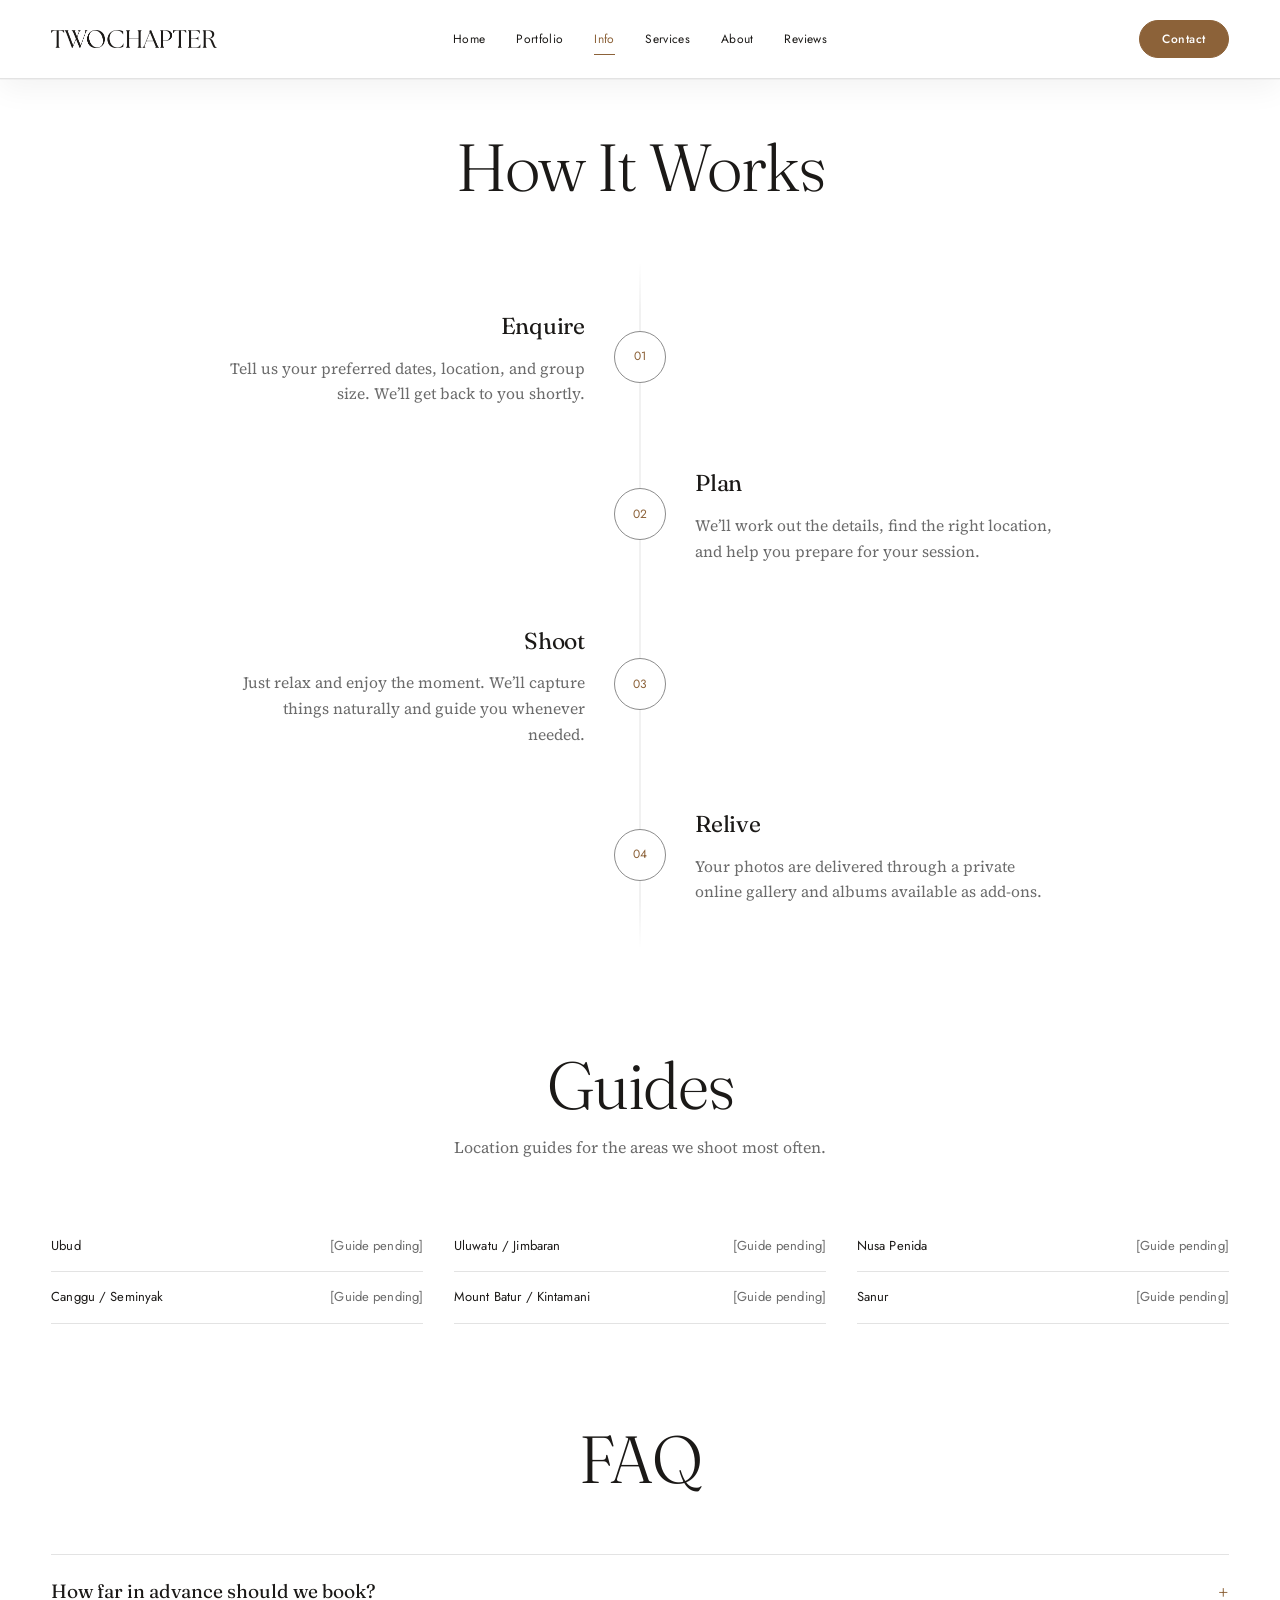
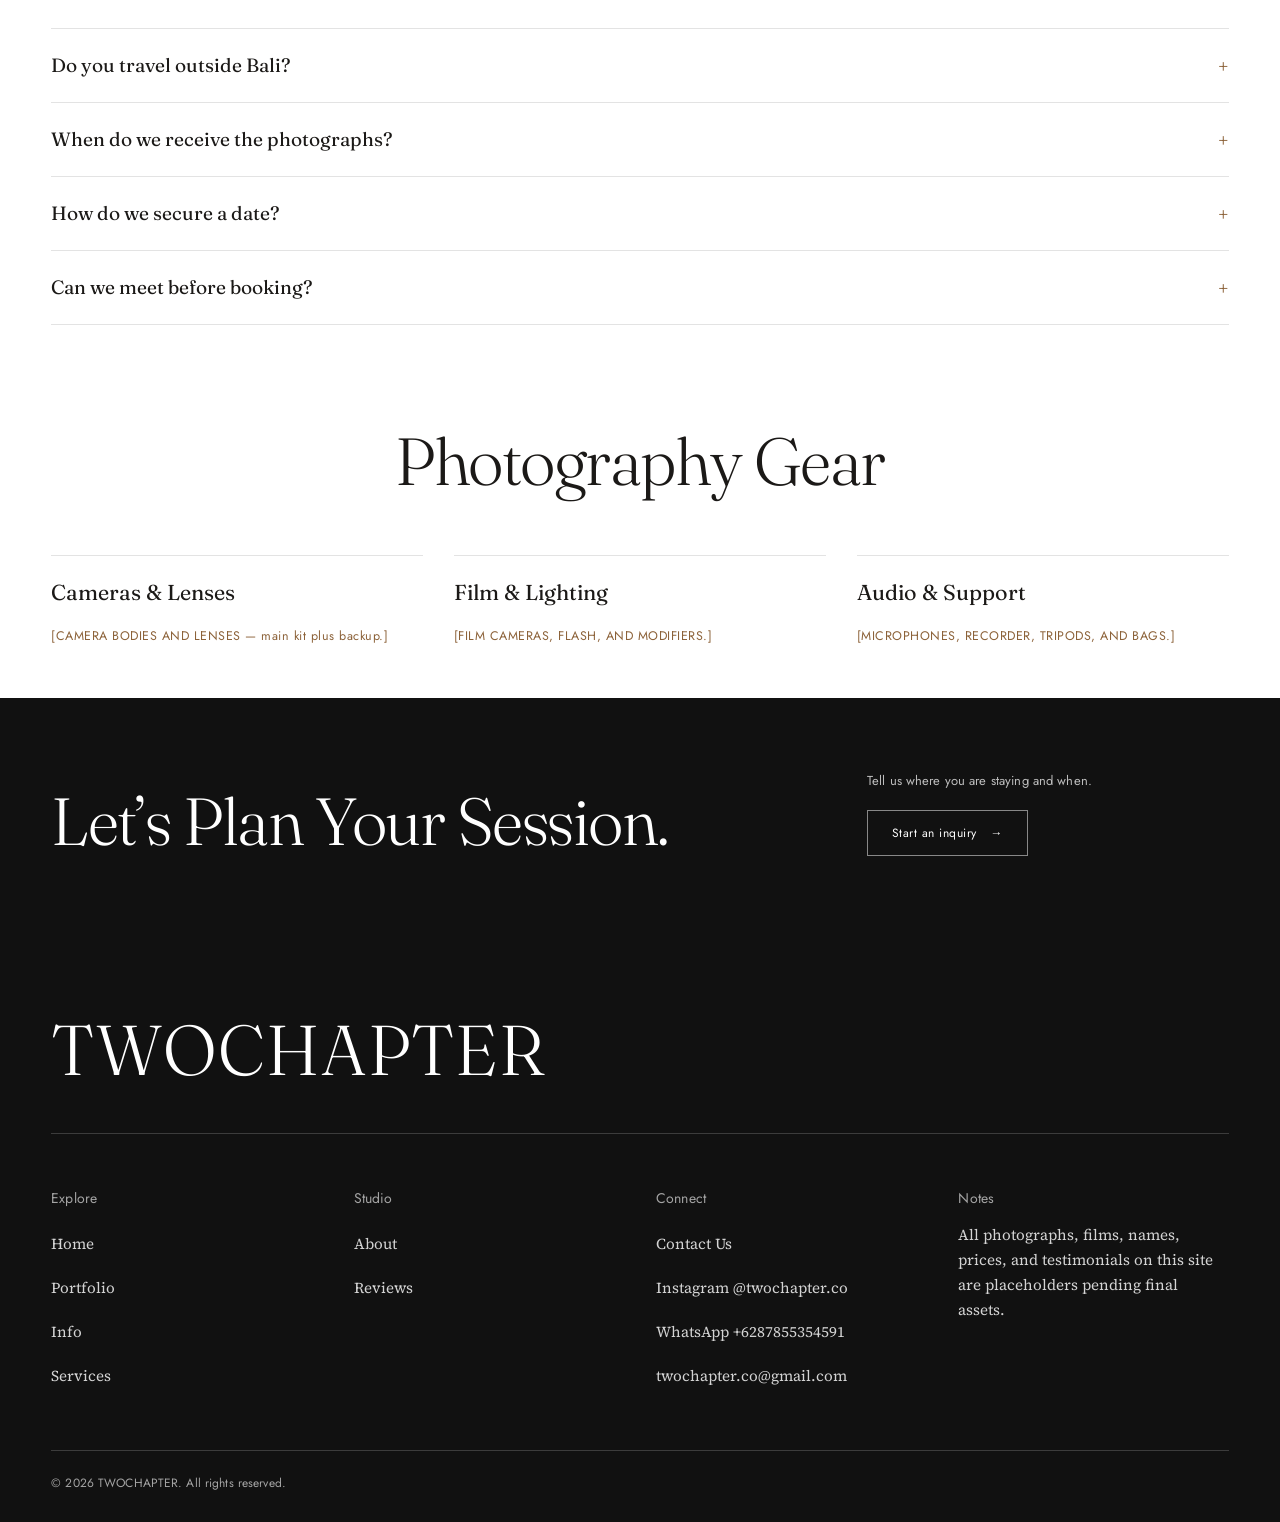
<file: info.html>
<!DOCTYPE html>
<html lang="en">
<head>
  <meta charset="utf-8">
  <meta name="viewport" content="width=device-width, initial-scale=1">
  <title>Info — How It Works, guides, FAQ | TWOCHAPTER</title>
  <meta name="description" content="How a TWOCHAPTER session works, the Bali locations we shoot, frequently asked questions, and the photography gear we use.">
  <meta name="theme-color" content="#FFFFFF">
  <link rel="icon" href="assets/img/favicon.svg" type="image/svg+xml">
  <link rel="preconnect" href="https://fonts.googleapis.com">
  <link rel="preconnect" href="https://fonts.gstatic.com" crossorigin>
  <link href="https://fonts.googleapis.com/css2?family=Fraunces:ital,opsz,wght@0,9..144,300;0,9..144,400;1,9..144,300;1,9..144,400&family=Jost:wght@300;400;500&family=Source+Serif+4:ital,opsz,wght@0,8..60,300;0,8..60,400;0,8..60,600;1,8..60,300&display=swap" rel="stylesheet">
  <link rel="stylesheet" href="assets/css/style.css?v=50">
  <script>document.documentElement.classList.add('js');</script>
</head>
<body>
  <a class="skip-link" href="#main">Skip to content</a>

    <header class="site-header site-header--solid" data-header>
    <div class="container header-inner">
      <a class="brand" href="index.html" aria-label="TWOCHAPTER — home">
        <span class="brand__logo" aria-hidden="true"></span>
      </a>

      <nav class="nav nav--primary" aria-label="Primary">
        <a href="index.html">Home</a>
        <a href="portfolio.html">Portfolio</a>
        <a href="info.html" aria-current="page">Info</a>
        <a href="services.html">Services</a>
        <a href="about.html">About</a>
        <a href="reviews.html">Reviews</a>
      </nav>

      <div class="header-actions">
        <a class="btn btn--pill" href="contact.html">Contact</a>
        <button class="nav-toggle" type="button" aria-expanded="false" aria-controls="nav-drawer" data-menu-open>
          <span class="sr-only">Open menu</span>
          <span class="nav-toggle__bars" aria-hidden="true"></span>
        </button>
      </div>
    </div>
  </header>

  <div class="nav-drawer" id="nav-drawer" aria-hidden="true" data-drawer>
    <div class="container nav-drawer__head">
      <a class="brand" href="index.html" aria-label="TWOCHAPTER — home">
        <span class="brand__logo" aria-hidden="true"></span>
      </a>
      <button class="nav-drawer__close" type="button" data-menu-close>
        Close <span aria-hidden="true">✕</span>
      </button>
    </div>
        <nav class="container nav-drawer__nav" aria-label="Mobile">
          <a href="index.html">Home</a>
          <a href="portfolio.html">Portfolio</a>
          <a href="info.html" aria-current="page">Info</a>
          <a href="services.html">Services</a>
          <a href="about.html">About</a>
          <a href="reviews.html">Reviews</a>
          <a href="contact.html">Contact</a>
    </nav>
  </div>

  <main id="main">
    <h1 class="sr-only">Info</h1>
    <!-- HOW IT WORKS -->
    <section class="section section--tight section--page-start" aria-labelledby="steps-title">
      <div class="container">
        <div class="section-head reveal">
          <div class="section-head__copy">
            <h2 class="display-2" id="steps-title">How It Works</h2>
          </div>
        </div>

        <ol class="roadmap">
          <li class="roadmap__item reveal">
            <div class="roadmap__card">
              <h3>Enquire</h3>
              <p>Tell us your preferred dates, location, and group size. We’ll get back to you shortly.</p>
            </div>
            <span class="roadmap__marker" aria-hidden="true">01</span>
          </li>
          <li class="roadmap__item reveal reveal-delay-1">
            <div class="roadmap__card">
              <h3>Plan</h3>
              <p>We’ll work out the details, find the right location, and help you prepare for your session.</p>
            </div>
            <span class="roadmap__marker" aria-hidden="true">02</span>
          </li>
          <li class="roadmap__item reveal reveal-delay-2">
            <div class="roadmap__card">
              <h3>Shoot</h3>
              <p>Just relax and enjoy the moment. We’ll capture things naturally and guide you whenever needed.</p>
            </div>
            <span class="roadmap__marker" aria-hidden="true">03</span>
          </li>
          <li class="roadmap__item reveal reveal-delay-3">
            <div class="roadmap__card">
              <h3>Relive</h3>
              <p>Your photos are delivered through a private online gallery and albums available as add-ons.</p>
            </div>
            <span class="roadmap__marker" aria-hidden="true">04</span>
          </li>
        </ol>
      </div>
    </section>

    <!-- GUIDES -->
    <section class="section section--tight" aria-labelledby="guides-title">
      <div class="container">
        <div class="section-head reveal">
          <div class="section-head__copy">
            <h2 class="display-2" id="guides-title">Guides</h2>
            <p>Location guides for the areas we shoot most often.</p>
          </div>
        </div>

        <div class="field-notes reveal">
          <div>
            <p class="field-note"><span>Ubud</span><span>[Guide pending]</span></p>
            <p class="field-note"><span>Canggu / Seminyak</span><span>[Guide pending]</span></p>
          </div>
          <div>
            <p class="field-note"><span>Uluwatu / Jimbaran</span><span>[Guide pending]</span></p>
            <p class="field-note"><span>Mount Batur / Kintamani</span><span>[Guide pending]</span></p>
          </div>
          <div>
            <p class="field-note"><span>Nusa Penida</span><span>[Guide pending]</span></p>
            <p class="field-note"><span>Sanur</span><span>[Guide pending]</span></p>
          </div>
        </div>
      </div>
    </section>

    <!-- FAQ -->
    <section class="section section--tight" aria-labelledby="faq-title">
      <div class="container">
        <div class="section-head reveal">
          <div class="section-head__copy">
            <h2 class="display-2" id="faq-title">FAQ</h2>
          </div>
        </div>

        <div class="faq reveal">
          <details>
            <summary>How far in advance should we book?</summary>
            <p><span class="placeholder">[BOOKING WINDOW — e.g. 3–6 months for weddings, 2–4 weeks for portrait sessions.]</span></p>
          </details>
          <details>
            <summary>Do you travel outside Bali?</summary>
            <p>Yes. <span class="placeholder">[TRAVEL POLICY — how travel fees are calculated and which destinations are already scheduled.]</span></p>
          </details>
          <details>
            <summary>When do we receive the photographs?</summary>
            <p><span class="placeholder">[DELIVERY TIMELINE — preview gallery, full gallery, album.]</span></p>
          </details>
          <details>
            <summary>How do we secure a date?</summary>
            <p><span class="placeholder">[DEPOSIT AND CANCELLATION POLICY — percentage, currency, and reschedule terms.]</span></p>
          </details>
          <details>
            <summary>Can we meet before booking?</summary>
            <p>Always. We usually start with a short video call, and we are happy to answer questions by email first.</p>
          </details>
        </div>
      </div>
    </section>

    <!-- GEAR -->
    <section class="section section--tight" aria-labelledby="gear-title">
      <div class="container">
        <div class="section-head reveal">
          <div class="section-head__copy">
            <h2 class="display-2" id="gear-title">Photography Gear</h2>
          </div>
        </div>

        <div class="values">
          <article class="value reveal">
            <h3>Cameras &amp; Lenses</h3>
            <p><span class="placeholder">[CAMERA BODIES AND LENSES — main kit plus backup.]</span></p>
          </article>
          <article class="value reveal reveal-delay-1">
            <h3>Film &amp; Lighting</h3>
            <p><span class="placeholder">[FILM CAMERAS, FLASH, AND MODIFIERS.]</span></p>
          </article>
          <article class="value reveal reveal-delay-2">
            <h3>Audio &amp; Support</h3>
            <p><span class="placeholder">[MICROPHONES, RECORDER, TRIPODS, AND BAGS.]</span></p>
          </article>
        </div>
      </div>
    </section>

    <section class="section section--dark" aria-labelledby="cta-title">
      <div class="container cta">
        <div class="reveal">
          <h2 class="display-2" id="cta-title">Let’s Plan Your Session.</h2>
        </div>
        <div class="cta__aside reveal reveal-delay-1">
          <p>Tell us where you are staying and when.</p>
          <a class="btn btn--light" href="contact.html">Start an inquiry <span class="arrow" aria-hidden="true">→</span></a>
        </div>
      </div>
    </section>
  </main>

  <footer class="site-footer">
    <div class="container">
      <div class="footer-top">
        <p class="footer-word">TWOCHAPTER</p>
      </div>

      <div class="footer-grid">
        <div>
          <h2 class="footer-label">Explore</h2>
          <a href="index.html">Home</a>
          <a href="portfolio.html">Portfolio</a>
          <a href="info.html">Info</a>
          <a href="services.html">Services</a>
        </div>
        <div>
          <h2 class="footer-label">Studio</h2>
          <a href="about.html">About</a>
          <a href="reviews.html">Reviews</a>
        </div>
        <div>
          <h2 class="footer-label">Connect</h2>
          <a href="contact.html">Contact Us</a>
          <a href="https://www.instagram.com/twochapter.co/" target="_blank" rel="noopener">Instagram @twochapter.co</a>
          <a href="https://wa.me/6287855354591" target="_blank" rel="noopener">WhatsApp +6287855354591</a>
          <a href="mailto:twochapter.co@gmail.com">twochapter.co@gmail.com</a>
        </div>
        <div>
          <h2 class="footer-label">Notes</h2>
          <p>All photographs, films, names, prices, and testimonials on this site are placeholders pending final assets.</p>
        </div>
      </div>

      <div class="footer-bottom">
        <p>© <span data-year>2026</span> TWOCHAPTER. All rights reserved.</p>
      </div>
    </div>
  </footer>

  <script src="assets/js/main.js?v=6"></script>
</body>
</html>
</file>
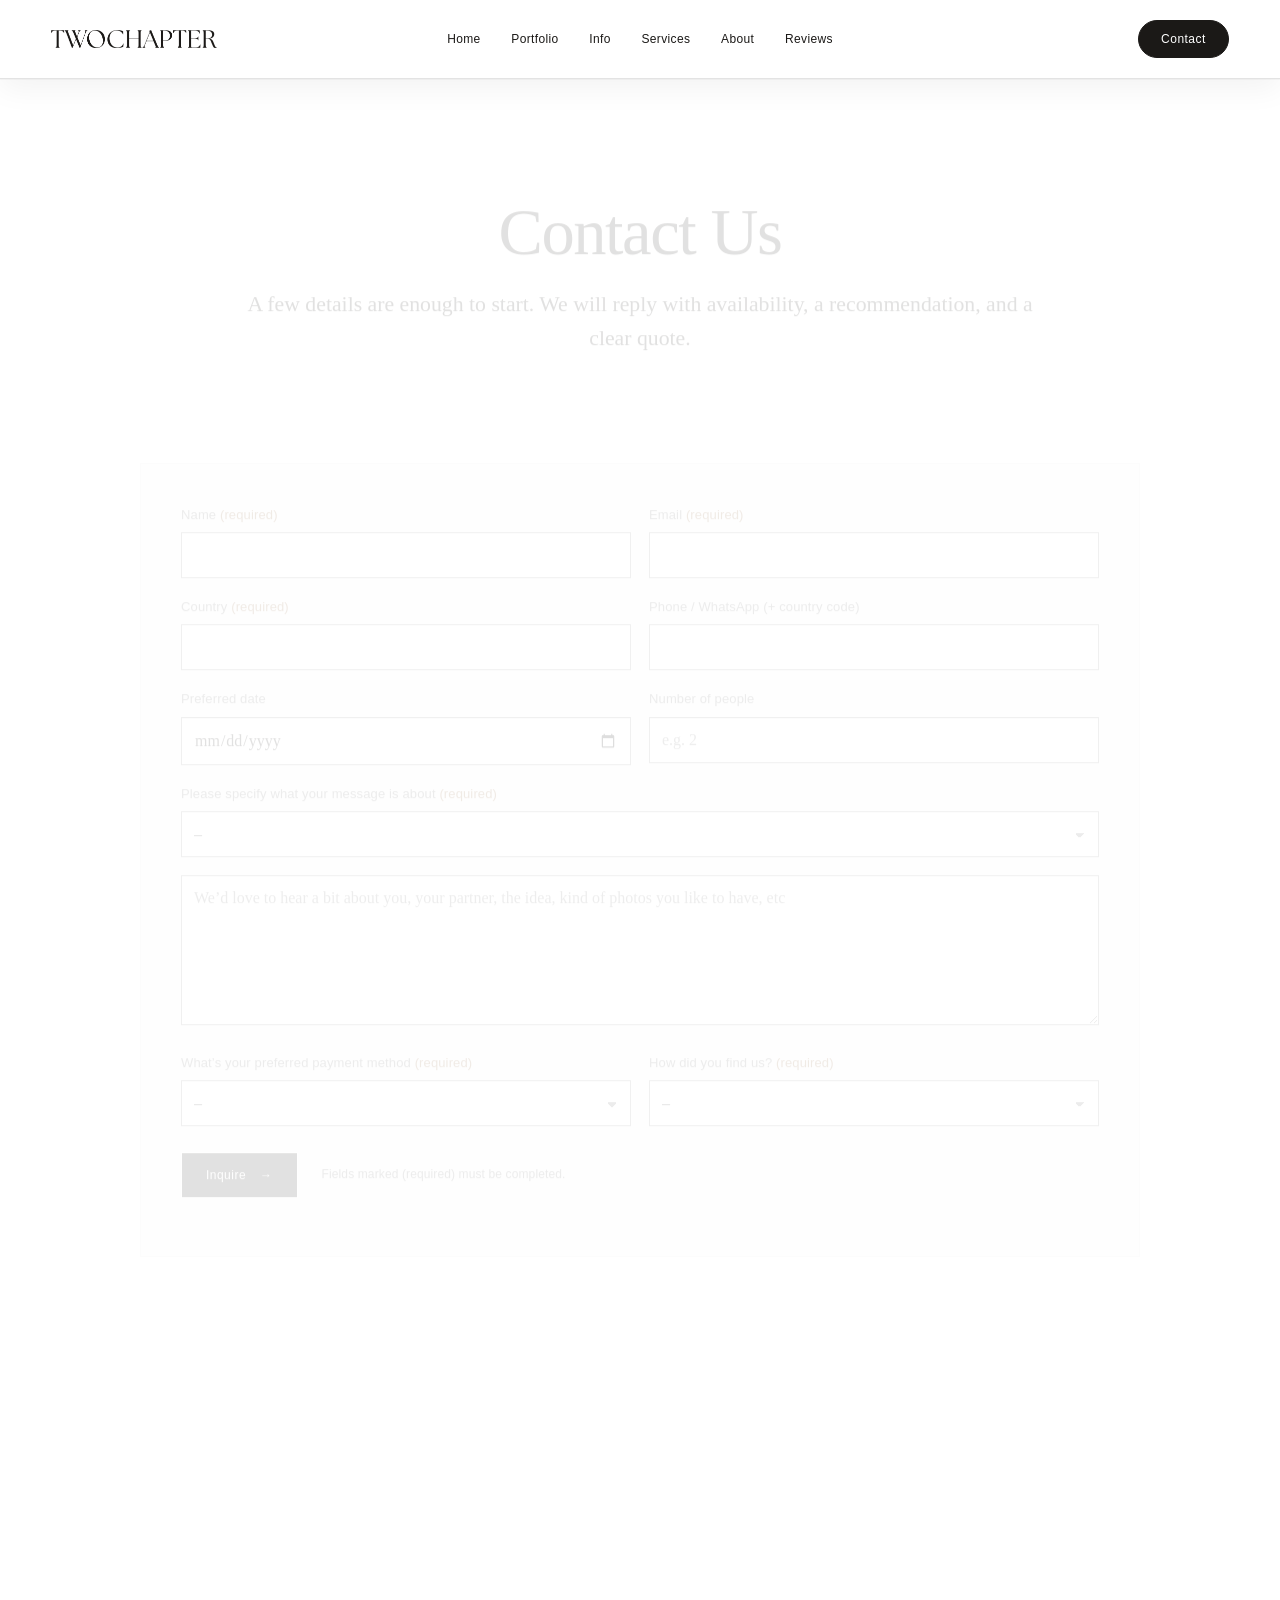
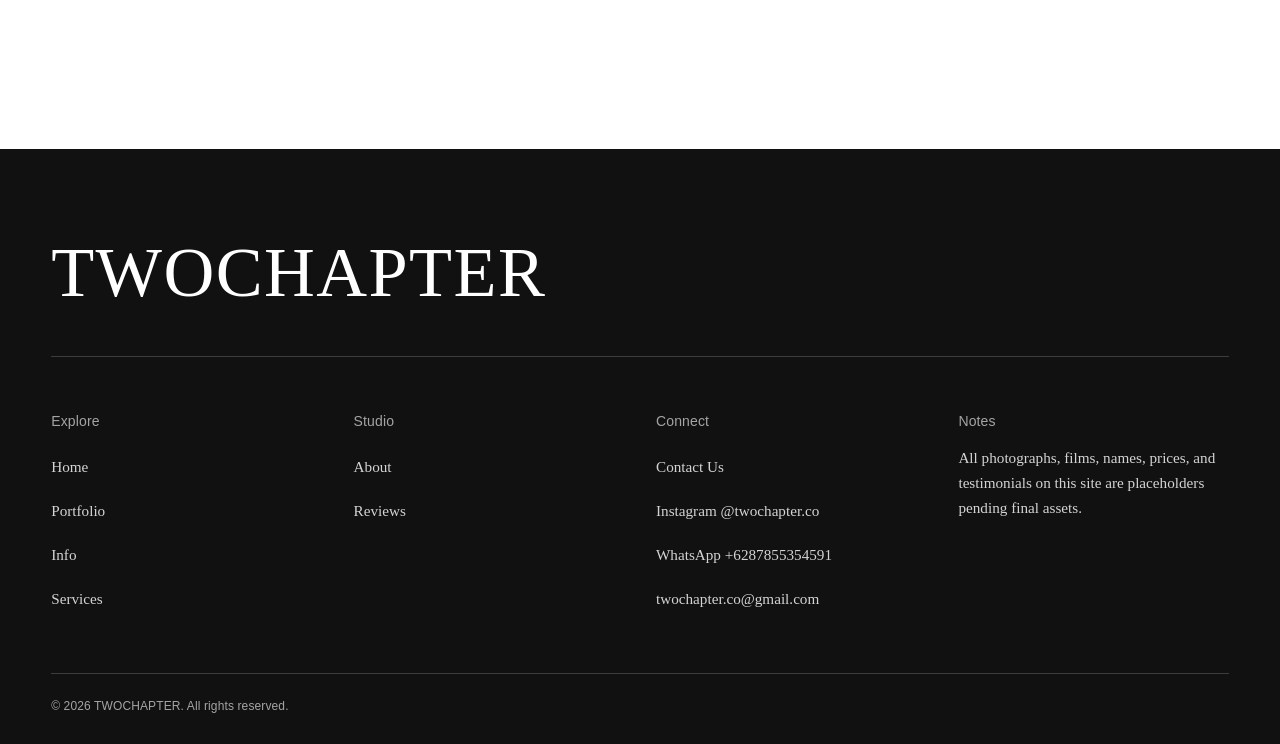
<file: inquiry.html>
<!DOCTYPE html>
<html lang="en">
<head>
  <meta charset="utf-8">
  <meta name="viewport" content="width=device-width, initial-scale=1">
  <meta http-equiv="refresh" content="0; url=contact.html">
  <link rel="canonical" href="contact.html">
  <title>Redirecting… | TWOCHAPTER</title>
  <meta name="robots" content="noindex">
</head>
<body>
  <p>This page has moved to <a href="contact.html">contact.html</a>.</p>
</body>
</html>
</file>
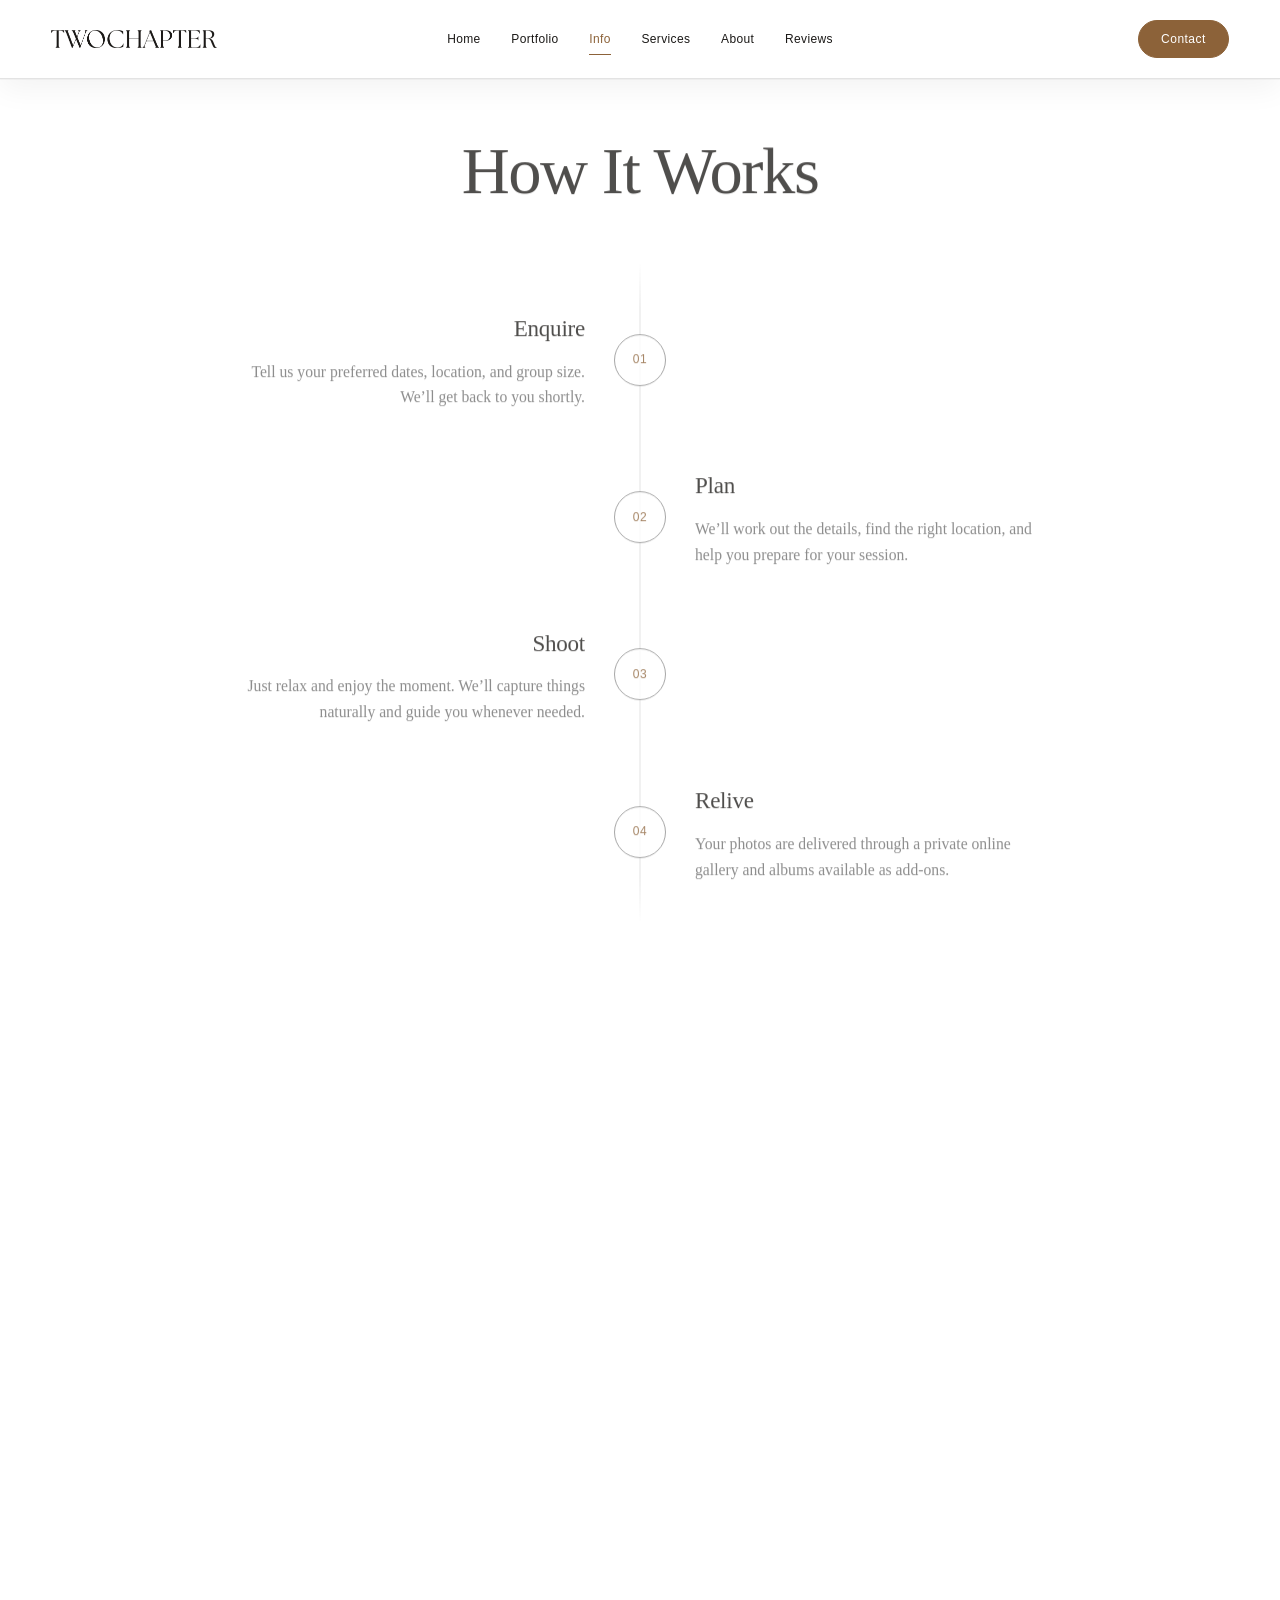
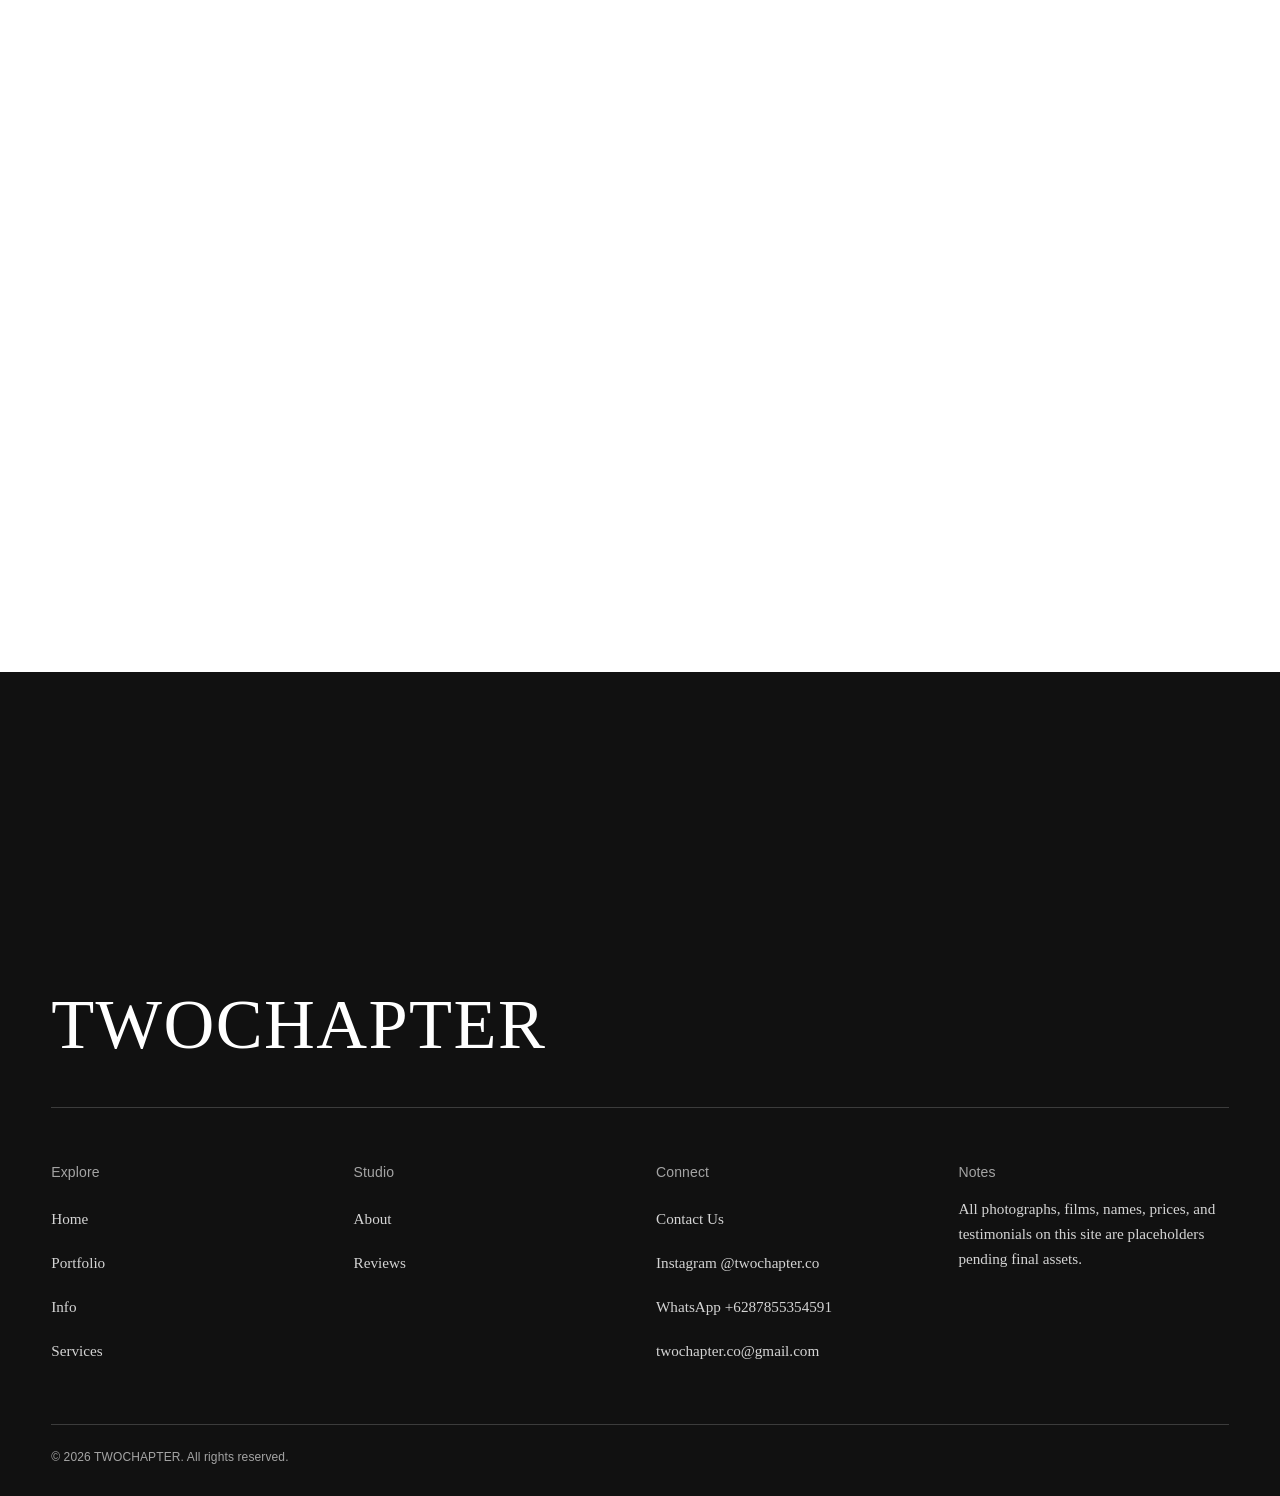
<file: journal.html>
<!DOCTYPE html>
<html lang="en">
<head>
  <meta charset="utf-8">
  <meta name="viewport" content="width=device-width, initial-scale=1">
  <meta http-equiv="refresh" content="0; url=info.html">
  <link rel="canonical" href="info.html">
  <title>Redirecting… | TWOCHAPTER</title>
  <meta name="robots" content="noindex">
</head>
<body>
  <p>This page has moved to <a href="info.html">info.html</a>.</p>
</body>
</html>
</file>
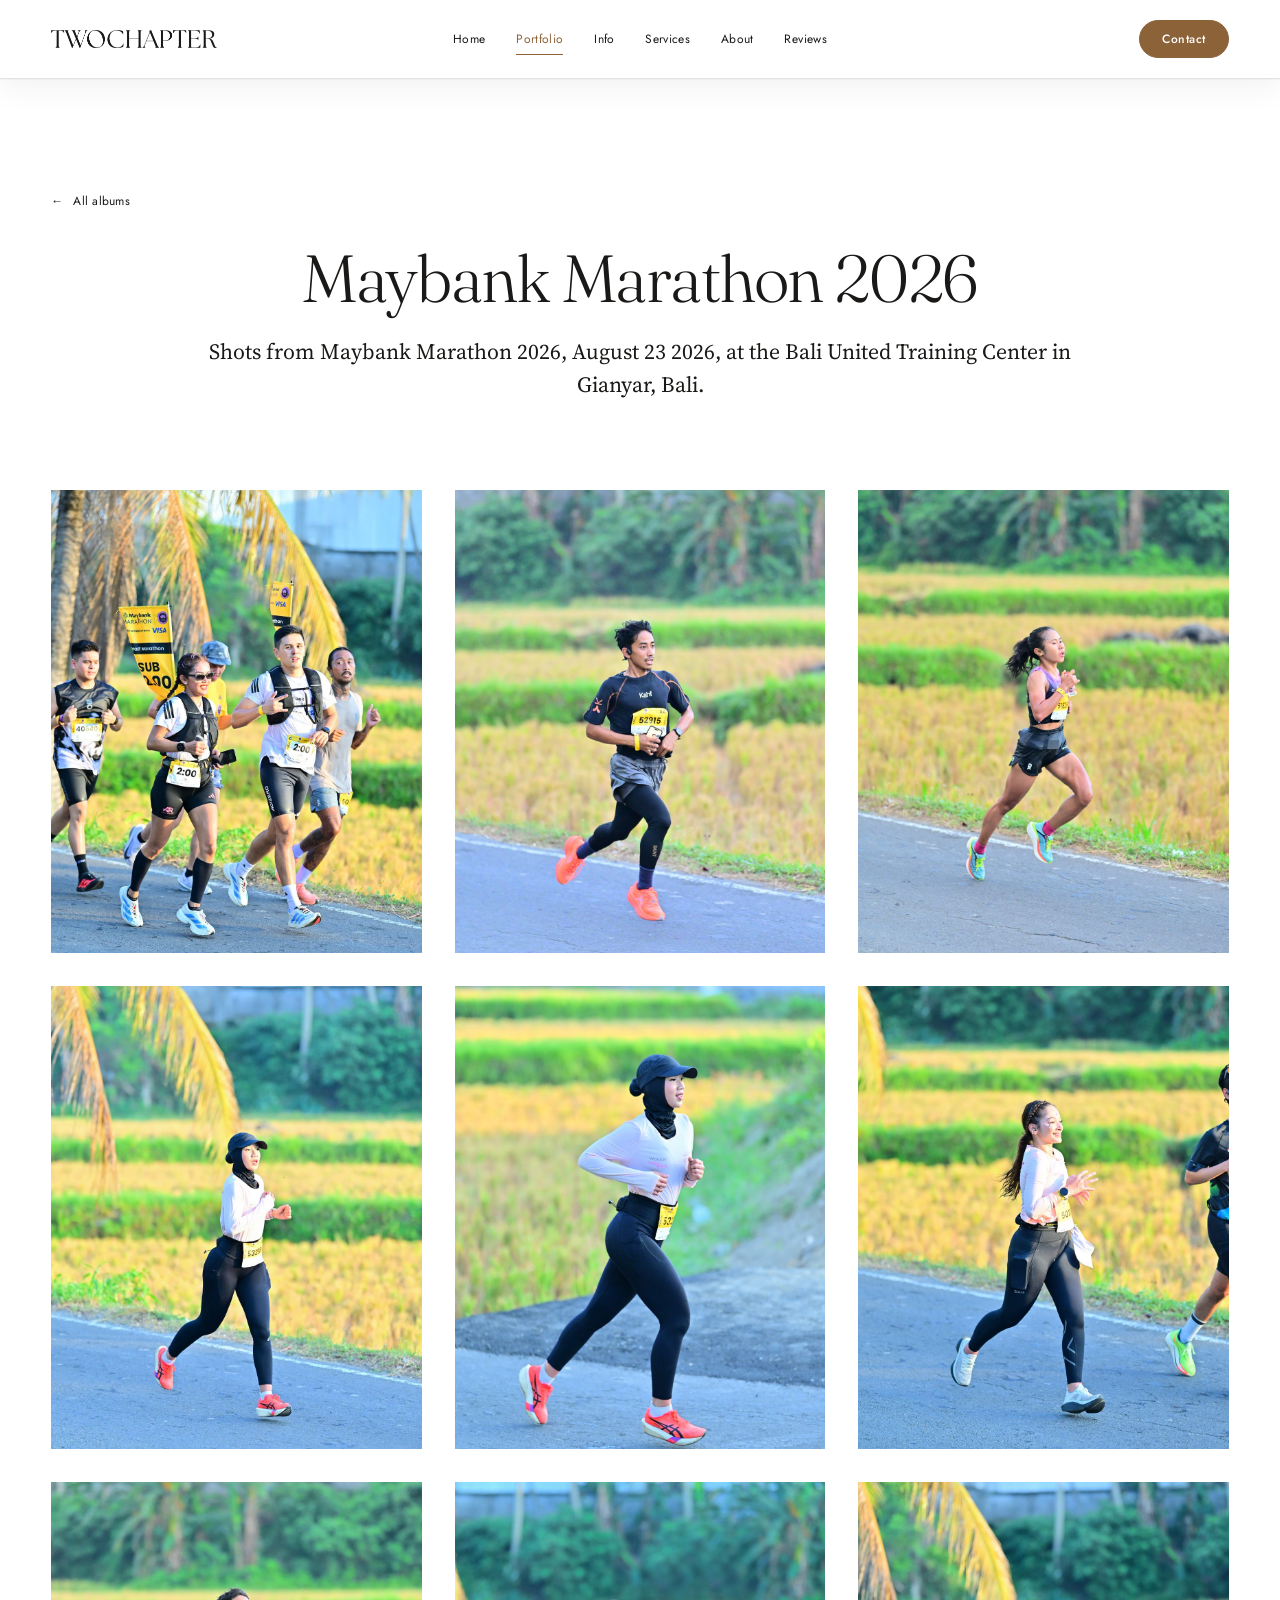
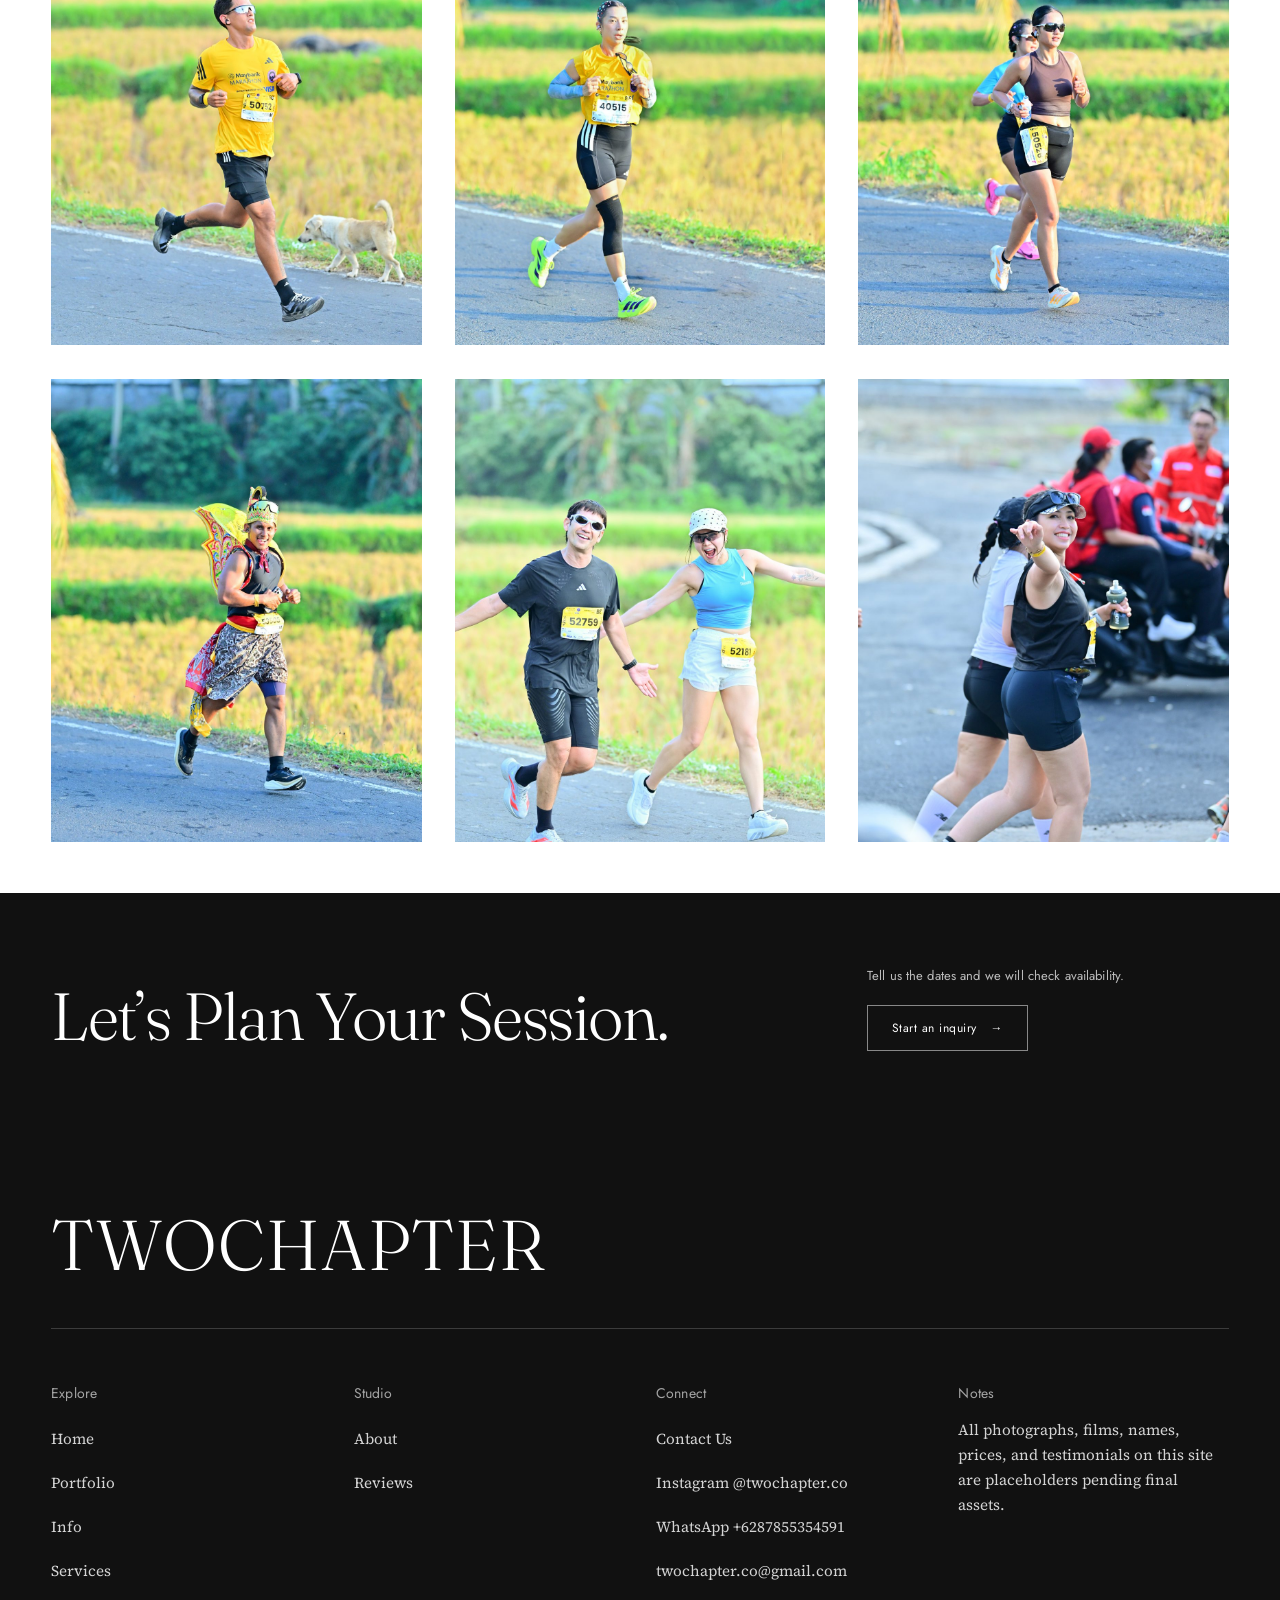
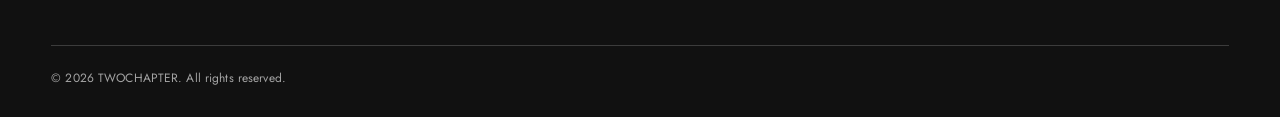
<file: portfolio-mbm-2026.html>
<!DOCTYPE html>
<html lang="en">
<head>
  <meta charset="utf-8">
  <meta name="viewport" content="width=device-width, initial-scale=1">
  <title>Maybank Marathon 2026 | TWOCHAPTER</title>
  <meta name="description" content="Padel photography in Bali: thirteen photographs by TWOCHAPTER.">
  <meta name="theme-color" content="#FFFFFF">
  <link rel="icon" href="assets/img/favicon.svg" type="image/svg+xml">
  <link rel="preconnect" href="https://fonts.googleapis.com">
  <link rel="preconnect" href="https://fonts.gstatic.com" crossorigin>
  <link href="https://fonts.googleapis.com/css2?family=Fraunces:ital,opsz,wght@0,9..144,300;0,9..144,400;1,9..144,300;1,9..144,400&family=Jost:wght@300;400;500&family=Source+Serif+4:ital,opsz,wght@0,8..60,300;0,8..60,400;0,8..60,600;1,8..60,300&display=swap" rel="stylesheet">
  <link rel="stylesheet" href="assets/css/style.css?v=50">
  <script>document.documentElement.classList.add('js');</script>
</head>
<body>
  <a class="skip-link" href="#main">Skip to content</a>

    <header class="site-header site-header--solid" data-header>
    <div class="container header-inner">
      <a class="brand" href="index.html" aria-label="TWOCHAPTER — home">
        <span class="brand__logo" aria-hidden="true"></span>
      </a>

      <nav class="nav nav--primary" aria-label="Primary">
        <a href="index.html">Home</a>
        <a href="portfolio.html" aria-current="page">Portfolio</a>
        <a href="info.html">Info</a>
        <a href="services.html">Services</a>
        <a href="about.html">About</a>
        <a href="reviews.html">Reviews</a>
      </nav>

      <div class="header-actions">
        <a class="btn btn--pill" href="contact.html">Contact</a>
        <button class="nav-toggle" type="button" aria-expanded="false" aria-controls="nav-drawer" data-menu-open>
          <span class="sr-only">Open menu</span>
          <span class="nav-toggle__bars" aria-hidden="true"></span>
        </button>
      </div>
    </div>
  </header>

  <div class="nav-drawer" id="nav-drawer" aria-hidden="true" data-drawer>
    <div class="container nav-drawer__head">
      <a class="brand" href="index.html" aria-label="TWOCHAPTER — home">
        <span class="brand__logo" aria-hidden="true"></span>
      </a>
      <button class="nav-drawer__close" type="button" data-menu-close>
        Close <span aria-hidden="true">✕</span>
      </button>
    </div>
            <nav class="container nav-drawer__nav" aria-label="Mobile">
          <a href="index.html">Home</a>
          <a href="portfolio.html" aria-current="page">Portfolio</a>
          <a href="info.html">Info</a>
          <a href="services.html">Services</a>
          <a href="about.html">About</a>
          <a href="reviews.html">Reviews</a>
          <a href="contact.html">Contact</a>
    </nav>
  </div>

  <main id="main">
    <section class="page-hero">
      <div class="container">
        <p class="album-back"><a class="link-arrow" href="portfolio.html"><span class="arrow" aria-hidden="true">←</span> All albums</a></p>
        <div class="page-hero__top">
          <h1 class="display-2 reveal">Maybank Marathon 2026</h1>
        </div>
        <p class="lede reveal">Shots from Maybank Marathon 2026, August 23 2026, at the Bali United Training Center in Gianyar, Bali.</p>
      </div>
    </section>

    <section class="section section--tight section--album" aria-labelledby="album-title">
      <div class="container">
        <h2 class="sr-only" id="album-title">Album Photographs</h2>

        <div class="work-grid" data-work-grid>
          <button class="work-item reveal reveal-delay-1" type="button" data-cat="sports" data-title="Maybank Marathon 2026 photo 01" data-meta="Sports · Bali · 2026" data-tone="media--b" aria-label="Open photo: Maybank Marathon 2026 photo 01">
            <div class="work-item__media media ratio-4x5">
              <img src="assets/img/portfolio/mbm-01.jpg" alt="Photo from Maybank Marathon 2026" loading="lazy">
            </div>
          </button>
          <button class="work-item reveal" type="button" data-cat="sports" data-title="Maybank Marathon 2026 photo 02" data-meta="Sports · Bali · 2026" data-tone="media--b" aria-label="Open photo: Maybank Marathon 2026 photo 02">
            <div class="work-item__media media ratio-4x5">
              <img src="assets/img/portfolio/mbm-02.jpg" alt="Photo from Maybank Marathon 2026" loading="lazy">
            </div>
          </button>
          <button class="work-item reveal reveal-delay-1" type="button" data-cat="sports" data-title="Maybank Marathon 2026 photo 03" data-meta="Sports · Bali · 2026" data-tone="media--b" aria-label="Open photo: Maybank Marathon 2026 photo 03">
            <div class="work-item__media media ratio-4x5">
              <img src="assets/img/portfolio/mbm-03.jpg" alt="Photo from Maybank Marathon 2026" loading="lazy">
            </div>
          </button>
          <button class="work-item reveal" type="button" data-cat="sports" data-title="Maybank Marathon 2026 photo 04" data-meta="Sports · Bali · 2026" data-tone="media--b" aria-label="Open photo: Maybank Marathon 2026 photo 04">
            <div class="work-item__media media ratio-4x5">
              <img src="assets/img/portfolio/mbm-04.jpg" alt="Photo from Maybank Marathon 2026" loading="lazy">
            </div>
          </button>
          <button class="work-item reveal reveal-delay-1" type="button" data-cat="sports" data-title="Maybank Marathon 2026 photo 05" data-meta="Sports · Bali · 2026" data-tone="media--b" aria-label="Open photo: Maybank Marathon 2026 photo 05">
            <div class="work-item__media media ratio-4x5">
              <img src="assets/img/portfolio/mbm-05.jpg" alt="Photo from Maybank Marathon 2026" loading="lazy">
            </div>
          </button>
          <button class="work-item reveal" type="button" data-cat="sports" data-title="Maybank Marathon 2026 photo 06" data-meta="Sports · Bali · 2026" data-tone="media--b" aria-label="Open photo: Maybank Marathon 2026 photo 06">
            <div class="work-item__media media ratio-4x5">
              <img src="assets/img/portfolio/mbm-06.jpg" alt="Photo from Maybank Marathon 2026" loading="lazy">
            </div>
          </button>
          <button class="work-item reveal reveal-delay-1" type="button" data-cat="sports" data-title="Maybank Marathon 2026 photo 07" data-meta="Sports · Bali · 2026" data-tone="media--b" aria-label="Open photo: Maybank Marathon 2026 photo 07">
            <div class="work-item__media media ratio-4x5">
              <img src="assets/img/portfolio/mbm-07.jpg" alt="Photo from Maybank Marathon 2026" loading="lazy">
            </div>
          </button>
          <button class="work-item reveal" type="button" data-cat="sports" data-title="Maybank Marathon 2026 photo 08" data-meta="Sports · Bali · 2026" data-tone="media--b" aria-label="Open photo: Maybank Marathon 2026 photo 08">
            <div class="work-item__media media ratio-4x5">
              <img src="assets/img/portfolio/mbm-08.jpg" alt="Photo from Maybank Marathon 2026" loading="lazy">
            </div>
          </button>
          <button class="work-item reveal reveal-delay-1" type="button" data-cat="sports" data-title="Maybank Marathon 2026 photo 09" data-meta="Sports · Bali · 2026" data-tone="media--b" aria-label="Open photo: Maybank Marathon 2026 photo 09">
            <div class="work-item__media media ratio-4x5">
              <img src="assets/img/portfolio/mbm-09.jpg" alt="Photo from Maybank Marathon 2026" loading="lazy">
            </div>
          </button>
          <button class="work-item reveal" type="button" data-cat="sports" data-title="Maybank Marathon 2026 photo 10" data-meta="Sports · Bali · 2026" data-tone="media--b" aria-label="Open photo: Maybank Marathon 2026 photo 10">
            <div class="work-item__media media ratio-4x5">
              <img src="assets/img/portfolio/mbm-10.jpg" alt="Photo from Maybank Marathon 2026" loading="lazy">
            </div>
          </button>
          <button class="work-item reveal reveal-delay-1" type="button" data-cat="sports" data-title="Maybank Marathon 2026 photo 11" data-meta="Sports · Bali · 2026" data-tone="media--b" aria-label="Open photo: Maybank Marathon 2026 photo 11">
            <div class="work-item__media media ratio-4x5">
              <img src="assets/img/portfolio/mbm-11.jpg" alt="Photo from Maybank Marathon 2026" loading="lazy">
            </div>
          </button>
          <button class="work-item reveal" type="button" data-cat="sports" data-title="Maybank Marathon 2026 photo 12" data-meta="Sports · Bali · 2026" data-tone="media--b" aria-label="Open photo: Maybank Marathon 2026 photo 12">
            <div class="work-item__media media ratio-4x5">
              <img src="assets/img/portfolio/mbm-12.jpg" alt="Photo from Maybank Marathon 2026" loading="lazy">
            </div>
          </button>
        </div>
      </div>
    </section>

    <section class="section section--dark" aria-labelledby="cta-title">
      <div class="container cta">
        <div class="reveal">
          <h2 class="display-2" id="cta-title">Let’s Plan Your Session.</h2>
        </div>
        <div class="cta__aside reveal reveal-delay-1">
          <p>Tell us the dates and we will check availability.</p>
          <a class="btn btn--light" href="contact.html">Start an inquiry <span class="arrow" aria-hidden="true">→</span></a>
        </div>
      </div>
    </section>
  </main>

  <footer class="site-footer">
    <div class="container">
      <div class="footer-top">
        <p class="footer-word">TWOCHAPTER</p>
      </div>

      <div class="footer-grid">
        <div>
          <h2 class="footer-label">Explore</h2>
          <a href="index.html">Home</a>
          <a href="portfolio.html">Portfolio</a>
          <a href="info.html">Info</a>
          <a href="services.html">Services</a>
        </div>
        <div>
          <h2 class="footer-label">Studio</h2>
          <a href="about.html">About</a>
          <a href="reviews.html">Reviews</a>
        </div>
        <div>
          <h2 class="footer-label">Connect</h2>
          <a href="contact.html">Contact Us</a>
          <a href="https://www.instagram.com/twochapter.co/" target="_blank" rel="noopener">Instagram @twochapter.co</a>
          <a href="https://wa.me/6287855354591" target="_blank" rel="noopener">WhatsApp +6287855354591</a>
          <a href="mailto:twochapter.co@gmail.com">twochapter.co@gmail.com</a>
        </div>
        <div>
          <h2 class="footer-label">Notes</h2>
          <p>All photographs, films, names, prices, and testimonials on this site are placeholders pending final assets.</p>
        </div>
      </div>

      <div class="footer-bottom">
        <p>© <span data-year>2026</span> TWOCHAPTER. All rights reserved.</p>
      </div>
    </div>
  </footer>


  <dialog class="lightbox" data-lightbox aria-label="Portfolio image viewer">
    <div class="lightbox__bar">
      <span class="lightbox__caption" data-lightbox-count>01 / 12</span>
      <button class="lightbox__close" type="button" data-lightbox-close>Close <span aria-hidden="true">✕</span></button>
    </div>
    <div class="lightbox__stage" data-lightbox-stage></div>
    <div class="lightbox__caption">
      <span data-lightbox-caption>Maybank Marathon 2026</span>
      <div class="lightbox__navs">
        <button class="lightbox__nav" type="button" data-lightbox-prev aria-label="Previous image">← Prev</button>
        <button class="lightbox__nav" type="button" data-lightbox-next aria-label="Next image">Next →</button>
      </div>
    </div>
  </dialog>

  <script src="assets/js/main.js?v=6"></script>
</body>
</html>
</file>
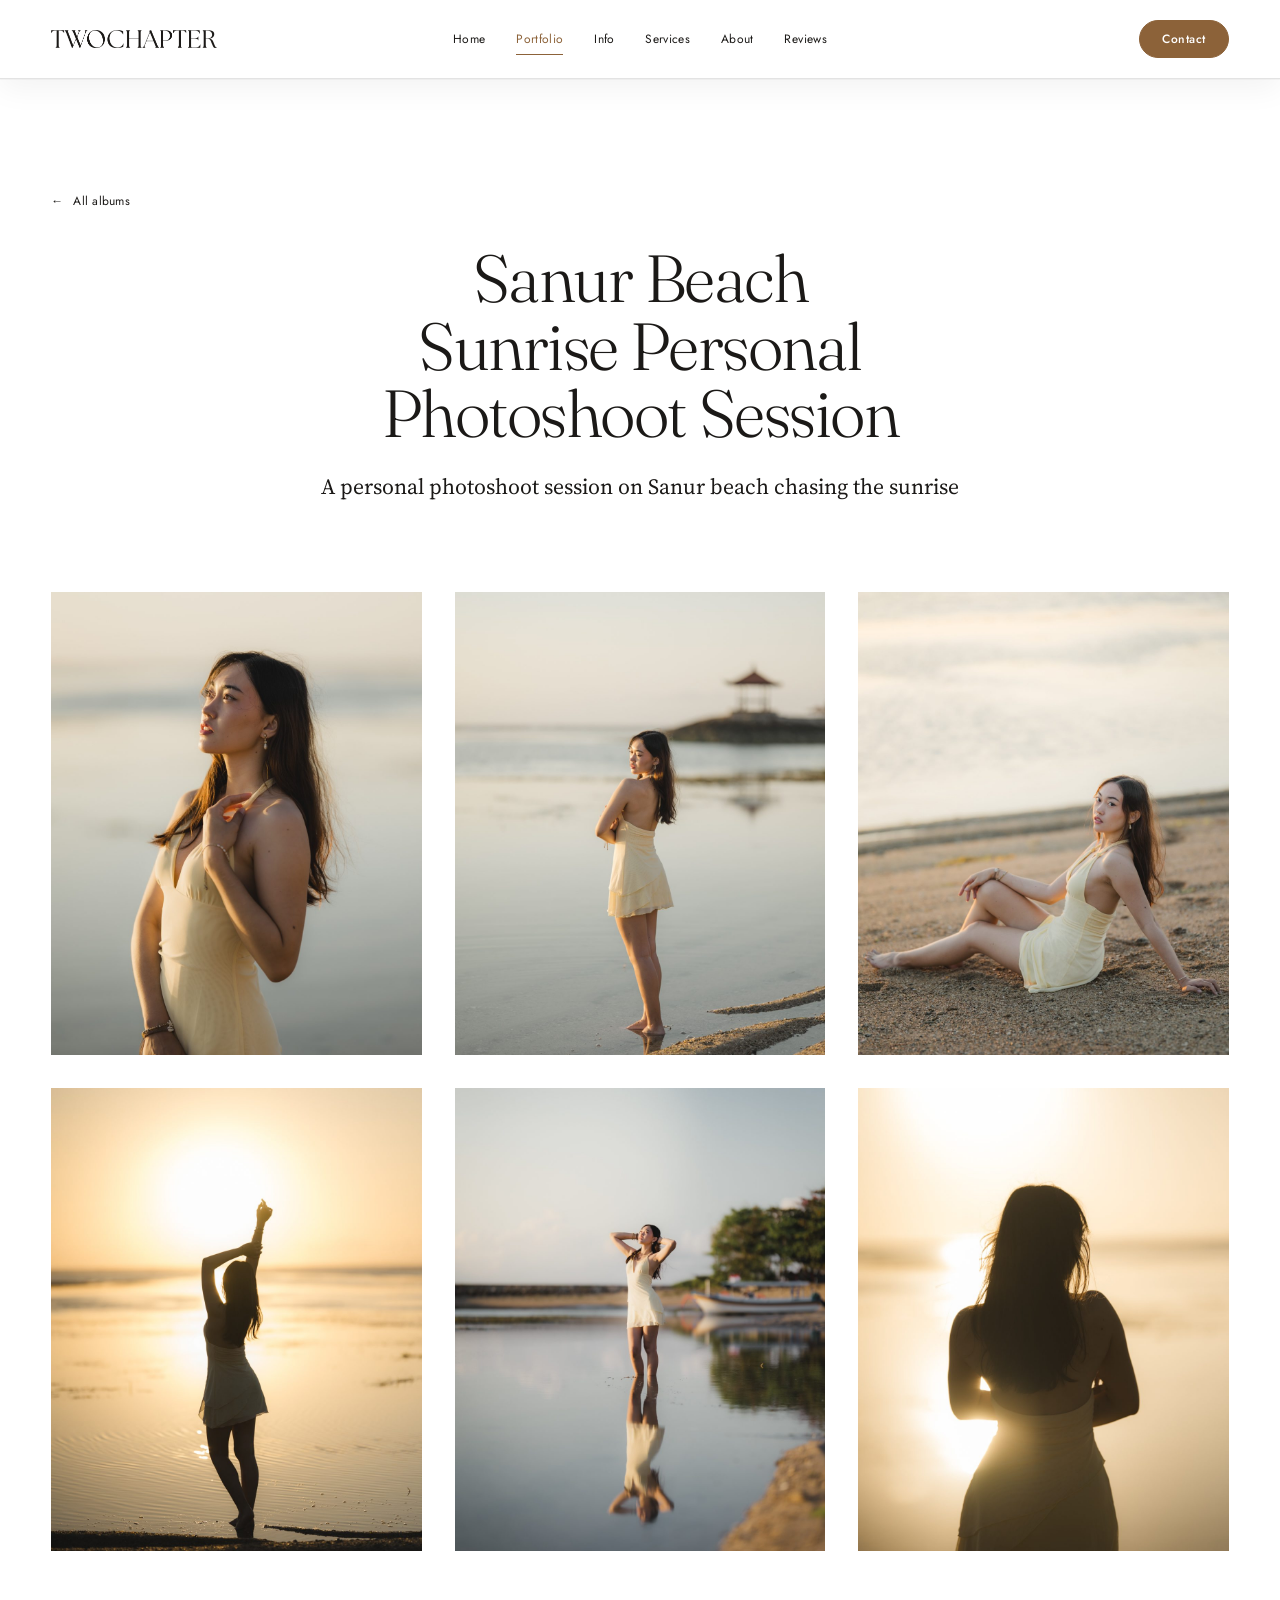
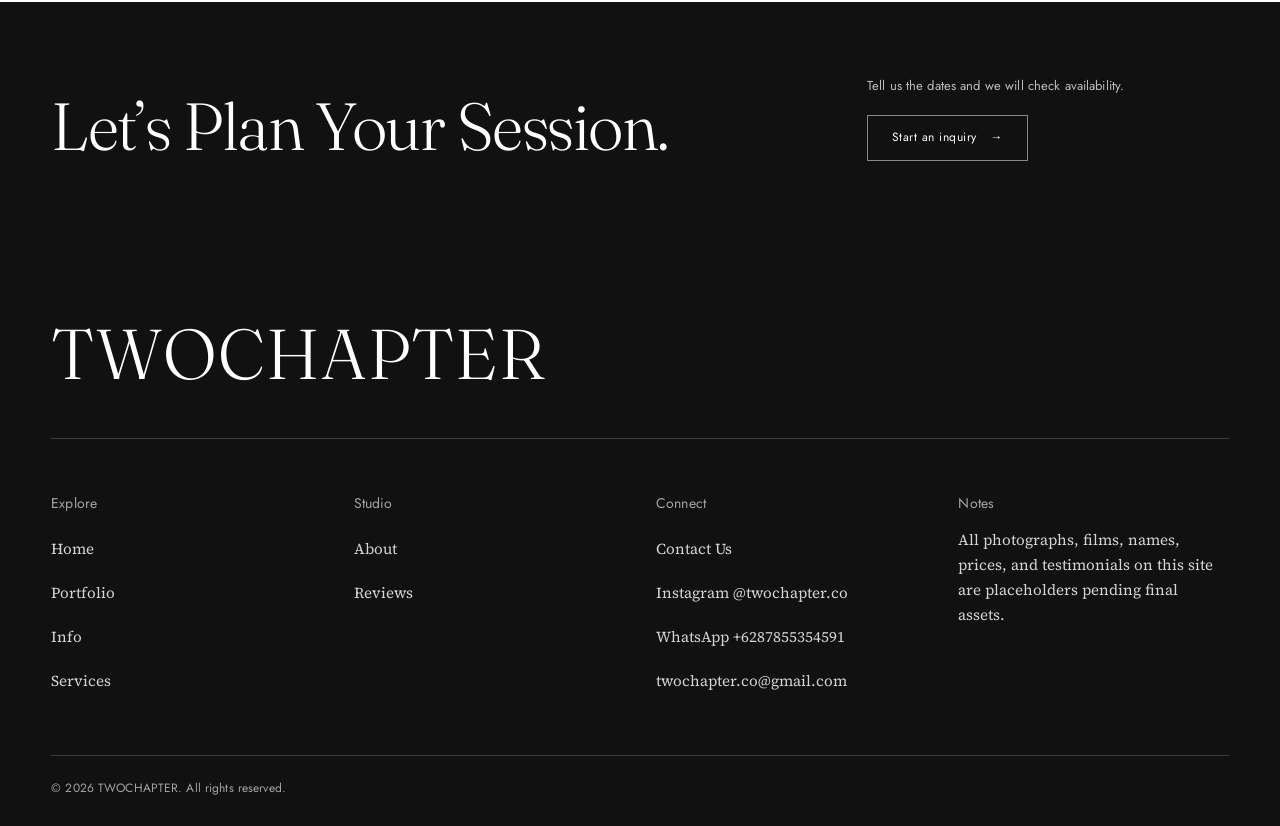
<file: portfolio-personal-01.html>
<!DOCTYPE html>
<html lang="en">
<head>
  <meta charset="utf-8">
  <meta name="viewport" content="width=device-width, initial-scale=1">
  <title>Sanur Beach Sunrise Personal Photoshoot | TWOCHAPTER</title>
  <meta name="description" content="Personal photoshoot at sunrise on Sanur beach, Bali: six photographs by TWOCHAPTER.">
  <meta name="theme-color" content="#FFFFFF">
  <link rel="icon" href="assets/img/favicon.svg" type="image/svg+xml">
  <link rel="preconnect" href="https://fonts.googleapis.com">
  <link rel="preconnect" href="https://fonts.gstatic.com" crossorigin>
  <link href="https://fonts.googleapis.com/css2?family=Fraunces:ital,opsz,wght@0,9..144,300;0,9..144,400;1,9..144,300;1,9..144,400&family=Jost:wght@300;400;500&family=Source+Serif+4:ital,opsz,wght@0,8..60,300;0,8..60,400;0,8..60,600;1,8..60,300&display=swap" rel="stylesheet">
  <link rel="stylesheet" href="assets/css/style.css?v=50">
  <script>document.documentElement.classList.add('js');</script>
</head>
<body>
  <a class="skip-link" href="#main">Skip to content</a>

    <header class="site-header site-header--solid" data-header>
    <div class="container header-inner">
      <a class="brand" href="index.html" aria-label="TWOCHAPTER — home">
        <span class="brand__logo" aria-hidden="true"></span>
      </a>

      <nav class="nav nav--primary" aria-label="Primary">
        <a href="index.html">Home</a>
        <a href="portfolio.html" aria-current="page">Portfolio</a>
        <a href="info.html">Info</a>
        <a href="services.html">Services</a>
        <a href="about.html">About</a>
        <a href="reviews.html">Reviews</a>
      </nav>

      <div class="header-actions">
        <a class="btn btn--pill" href="contact.html">Contact</a>
        <button class="nav-toggle" type="button" aria-expanded="false" aria-controls="nav-drawer" data-menu-open>
          <span class="sr-only">Open menu</span>
          <span class="nav-toggle__bars" aria-hidden="true"></span>
        </button>
      </div>
    </div>
  </header>

  <div class="nav-drawer" id="nav-drawer" aria-hidden="true" data-drawer>
    <div class="container nav-drawer__head">
      <a class="brand" href="index.html" aria-label="TWOCHAPTER — home">
        <span class="brand__logo" aria-hidden="true"></span>
      </a>
      <button class="nav-drawer__close" type="button" data-menu-close>
        Close <span aria-hidden="true">✕</span>
      </button>
    </div>
            <nav class="container nav-drawer__nav" aria-label="Mobile">
          <a href="index.html">Home</a>
          <a href="portfolio.html" aria-current="page">Portfolio</a>
          <a href="info.html">Info</a>
          <a href="services.html">Services</a>
          <a href="about.html">About</a>
          <a href="reviews.html">Reviews</a>
          <a href="contact.html">Contact</a>
    </nav>
  </div>

  <main id="main">
    <section class="page-hero">
      <div class="container">
        <p class="album-back"><a class="link-arrow" href="portfolio.html"><span class="arrow" aria-hidden="true">←</span> All albums</a></p>
        <div class="page-hero__top">
          <h1 class="display-2 reveal">Sanur Beach Sunrise Personal Photoshoot Session</h1>
        </div>
        <p class="lede reveal">A personal photoshoot session on Sanur beach chasing the sunrise</p>
      </div>
    </section>

    <section class="section section--tight section--album" aria-labelledby="album-title">
      <div class="container">
        <h2 class="sr-only" id="album-title">Album Photographs</h2>

        <div class="work-grid" data-work-grid>
          <button class="work-item reveal" type="button" data-cat="personal" data-title="Bali, golden hour" data-meta="Personal · Bali · 2026" data-tone="media--a" aria-label="Open photo: Bali, golden hour">
            <div class="work-item__media media media--a ratio-4x5">
              <img src="assets/img/portfolio/personal-01.jpg" alt="Portrait of a woman in a pale dress on a Bali beach at golden hour" width="1080" height="1620" loading="lazy">
            </div>
          </button>
          <button class="work-item reveal reveal-delay-1" type="button" data-cat="personal" data-title="Bali, sandbar" data-meta="Personal · Bali · 2026" data-tone="media--a" aria-label="Open photo: Bali, sandbar">
            <div class="work-item__media media media--a ratio-4x5">
              <img src="assets/img/portfolio/personal-02.jpg" alt="Woman standing on a sandbar in Bali at sunset" width="1080" height="1620" loading="lazy">
            </div>
          </button>
          <button class="work-item reveal" type="button" data-cat="personal" data-title="Bali, seated portrait" data-meta="Personal · Bali · 2026" data-tone="media--a" aria-label="Open photo: Bali, seated portrait">
            <div class="work-item__media media media--a ratio-4x5">
              <img src="assets/img/portfolio/personal-03.jpg" alt="Woman seated on the sand during a personal portrait session in Bali" width="1080" height="1620" loading="lazy">
            </div>
          </button>
          <button class="work-item reveal reveal-delay-1" type="button" data-cat="personal" data-title="Bali, sunset" data-meta="Personal · Bali · 2026" data-tone="media--a" aria-label="Open photo: Bali, sunset">
            <div class="work-item__media media media--a ratio-4x5">
              <img src="assets/img/portfolio/personal-04.jpg" alt="Silhouette of a woman at sunset on a Bali beach" width="1080" height="1620" loading="lazy">
            </div>
          </button>
          <button class="work-item reveal" type="button" data-cat="personal" data-title="Bali, shallow water" data-meta="Personal · Bali · 2026" data-tone="media--a" aria-label="Open photo: Bali, shallow water">
            <div class="work-item__media media media--a ratio-4x5">
              <img src="assets/img/portfolio/personal-05.jpg" alt="Woman standing in shallow water at golden hour in Bali" width="1080" height="1620" loading="lazy">
            </div>
          </button>
          <button class="work-item reveal reveal-delay-1" type="button" data-cat="personal" data-title="Bali, backlit" data-meta="Personal · Bali · 2026" data-tone="media--a" aria-label="Open photo: Bali, backlit">
            <div class="work-item__media media media--a ratio-4x5">
              <img src="assets/img/portfolio/personal-06.jpg" alt="Backlit portrait of a woman on the beach in Bali at sunset" width="1080" height="1620" loading="lazy">
            </div>
          </button>
        </div>
      </div>
    </section>

    <section class="section section--dark" aria-labelledby="cta-title">
      <div class="container cta">
        <div class="reveal">
          <h2 class="display-2" id="cta-title">Let’s Plan Your Session.</h2>
        </div>
        <div class="cta__aside reveal reveal-delay-1">
          <p>Tell us the dates and we will check availability.</p>
          <a class="btn btn--light" href="contact.html">Start an inquiry <span class="arrow" aria-hidden="true">→</span></a>
        </div>
      </div>
    </section>
  </main>

  <footer class="site-footer">
    <div class="container">
      <div class="footer-top">
        <p class="footer-word">TWOCHAPTER</p>
      </div>

      <div class="footer-grid">
        <div>
          <h2 class="footer-label">Explore</h2>
          <a href="index.html">Home</a>
          <a href="portfolio.html">Portfolio</a>
          <a href="info.html">Info</a>
          <a href="services.html">Services</a>
        </div>
        <div>
          <h2 class="footer-label">Studio</h2>
          <a href="about.html">About</a>
          <a href="reviews.html">Reviews</a>
        </div>
        <div>
          <h2 class="footer-label">Connect</h2>
          <a href="contact.html">Contact Us</a>
          <a href="https://www.instagram.com/twochapter.co/" target="_blank" rel="noopener">Instagram @twochapter.co</a>
          <a href="https://wa.me/6287855354591" target="_blank" rel="noopener">WhatsApp +6287855354591</a>
          <a href="mailto:twochapter.co@gmail.com">twochapter.co@gmail.com</a>
        </div>
        <div>
          <h2 class="footer-label">Notes</h2>
          <p>All photographs, films, names, prices, and testimonials on this site are placeholders pending final assets.</p>
        </div>
      </div>

      <div class="footer-bottom">
        <p>© <span data-year>2026</span> TWOCHAPTER. All rights reserved.</p>
      </div>
    </div>
  </footer>


  <dialog class="lightbox" data-lightbox aria-label="Portfolio image viewer">
    <div class="lightbox__bar">
      <span class="lightbox__caption" data-lightbox-count>01 / 06</span>
      <button class="lightbox__close" type="button" data-lightbox-close>Close <span aria-hidden="true">✕</span></button>
    </div>
    <div class="lightbox__stage" data-lightbox-stage></div>
    <div class="lightbox__caption">
      <span data-lightbox-caption>Sanur Beach Sunrise Personal Photoshoot Session</span>
      <div class="lightbox__navs">
        <button class="lightbox__nav" type="button" data-lightbox-prev aria-label="Previous image">← Prev</button>
        <button class="lightbox__nav" type="button" data-lightbox-next aria-label="Next image">Next →</button>
      </div>
    </div>
  </dialog>

  <script src="assets/js/main.js?v=6"></script>
</body>
</html>
</file>
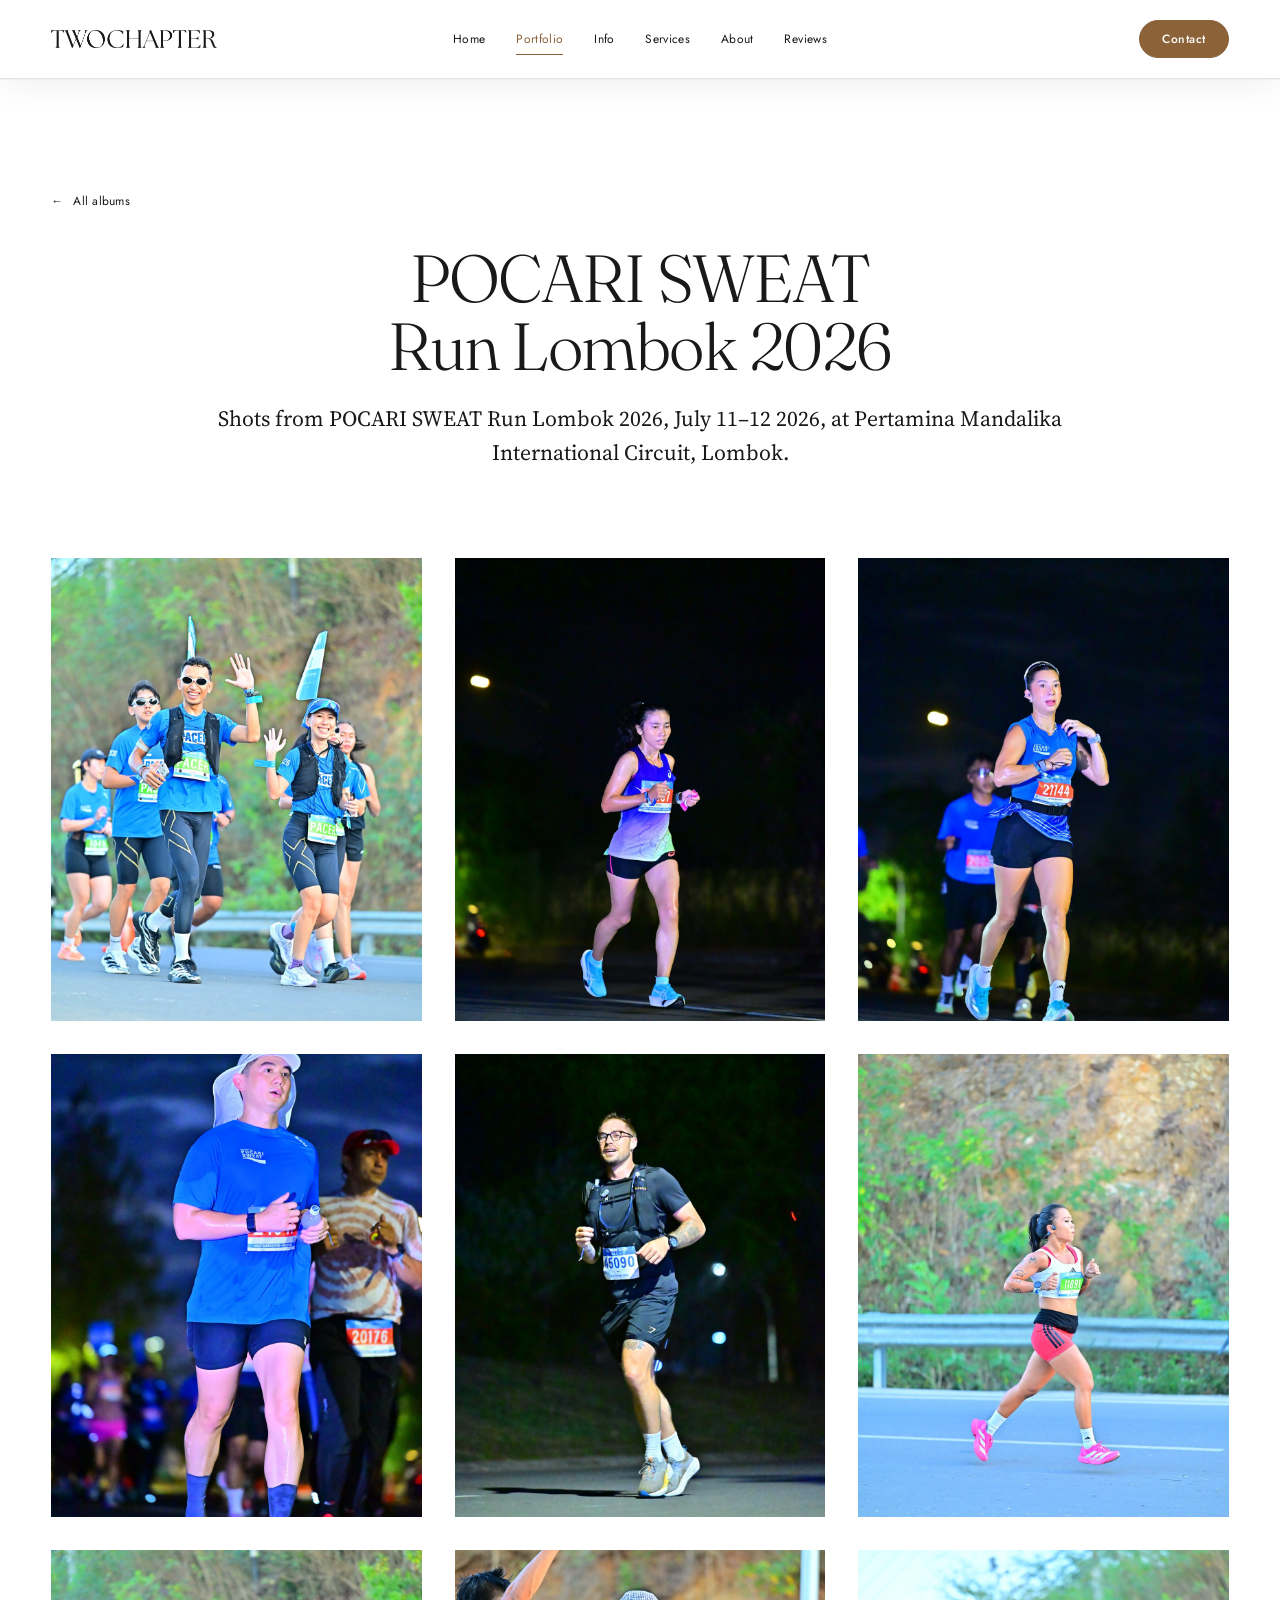
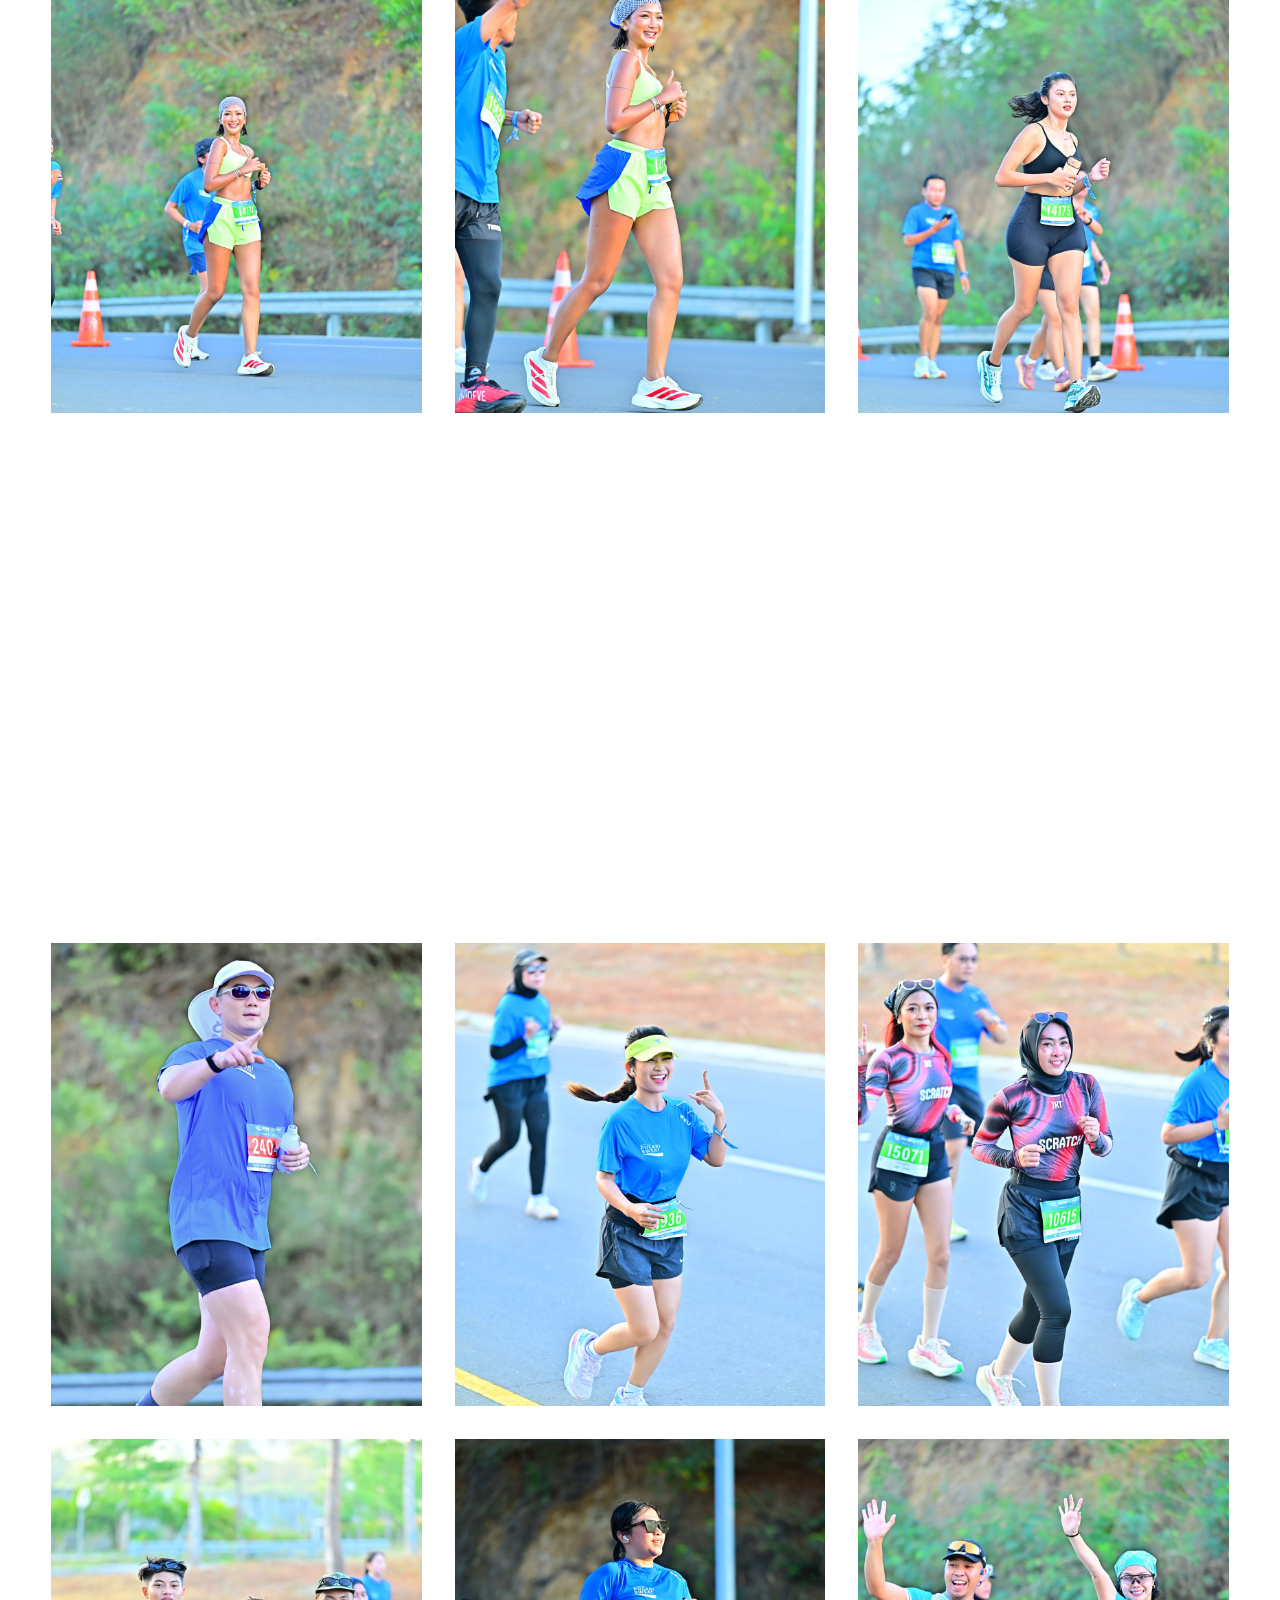
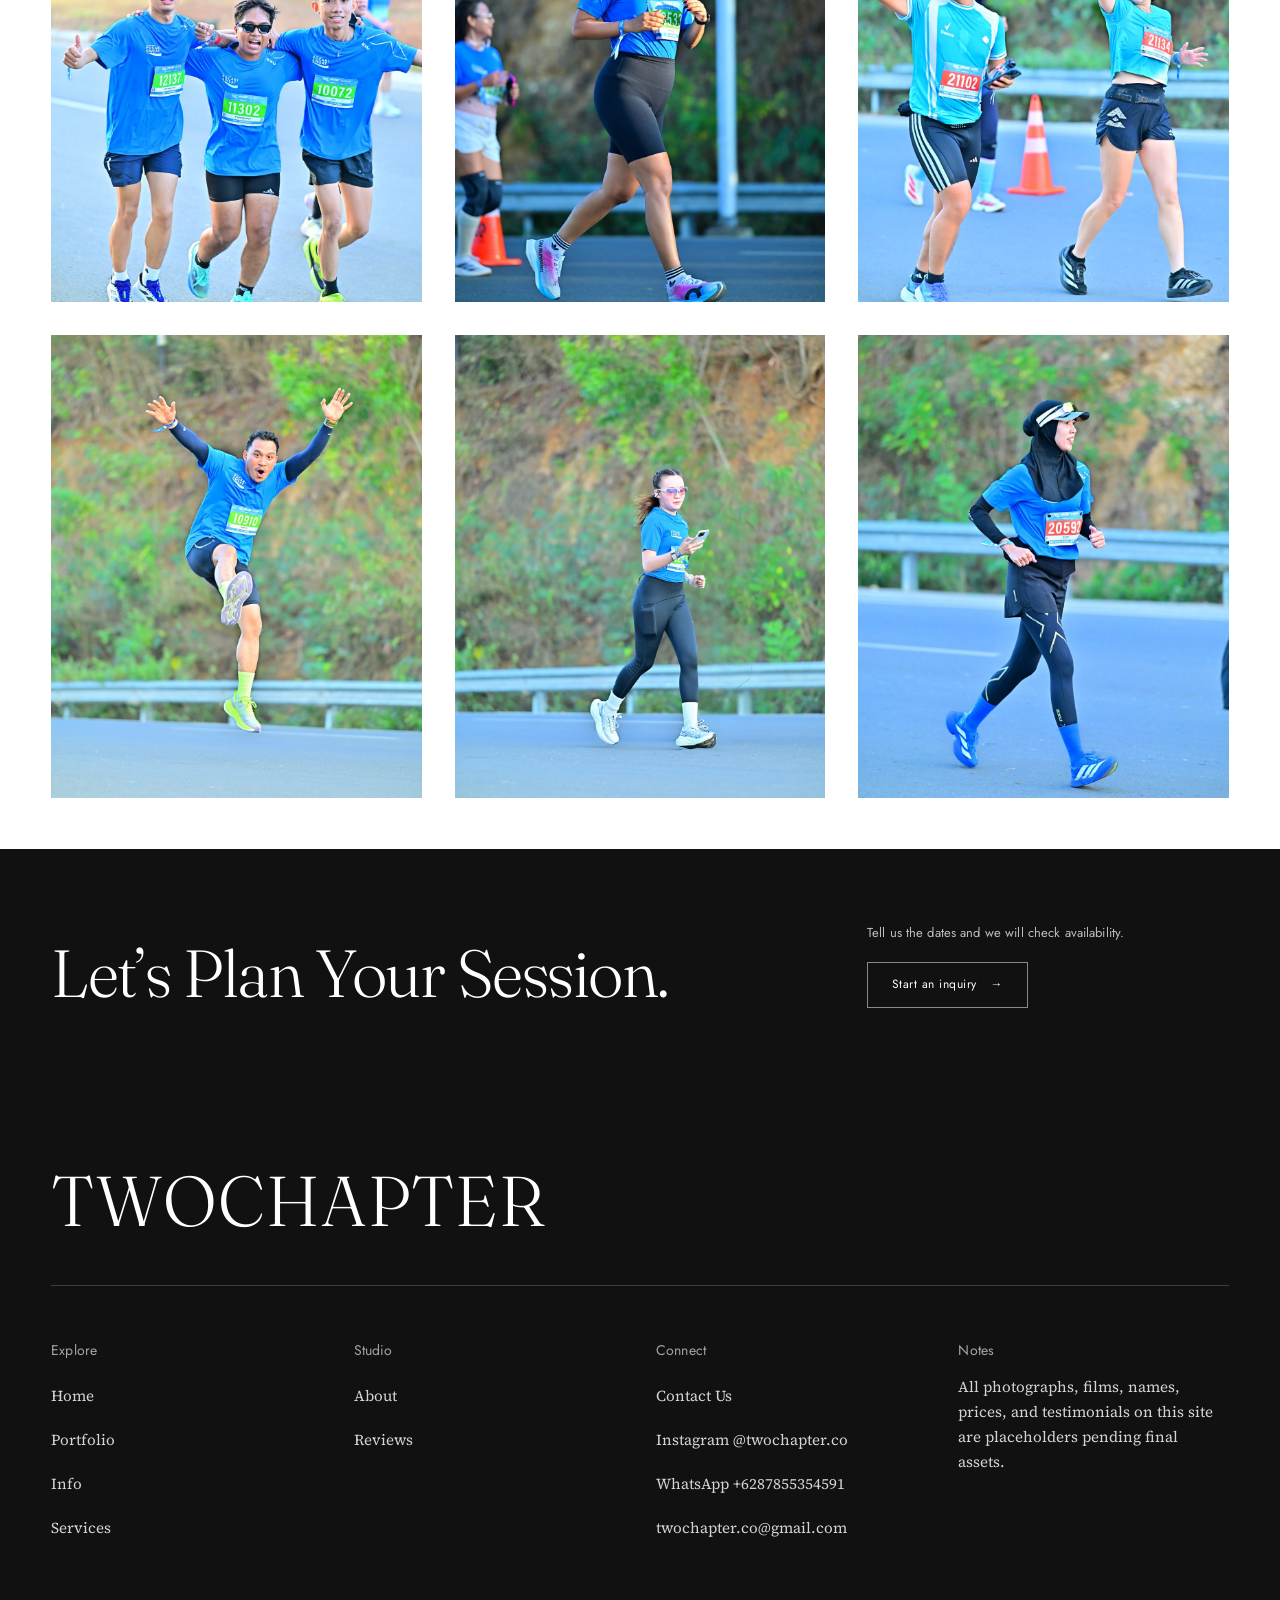
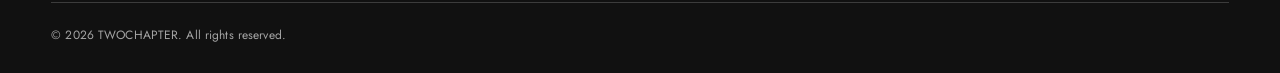
<file: portfolio-pocari-2026.html>
<!DOCTYPE html>
<html lang="en">
<head>
  <meta charset="utf-8">
  <meta name="viewport" content="width=device-width, initial-scale=1">
  <title>POCARI SWEAT Run Lombok 2026 | TWOCHAPTER</title>
  <meta name="description" content="Padel photography in Bali: thirteen photographs by TWOCHAPTER.">
  <meta name="theme-color" content="#FFFFFF">
  <link rel="icon" href="assets/img/favicon.svg" type="image/svg+xml">
  <link rel="preconnect" href="https://fonts.googleapis.com">
  <link rel="preconnect" href="https://fonts.gstatic.com" crossorigin>
  <link href="https://fonts.googleapis.com/css2?family=Fraunces:ital,opsz,wght@0,9..144,300;0,9..144,400;1,9..144,300;1,9..144,400&family=Jost:wght@300;400;500&family=Source+Serif+4:ital,opsz,wght@0,8..60,300;0,8..60,400;0,8..60,600;1,8..60,300&display=swap" rel="stylesheet">
  <link rel="stylesheet" href="assets/css/style.css?v=50">
  <script>document.documentElement.classList.add('js');</script>
</head>
<body>
  <a class="skip-link" href="#main">Skip to content</a>

    <header class="site-header site-header--solid" data-header>
    <div class="container header-inner">
      <a class="brand" href="index.html" aria-label="TWOCHAPTER — home">
        <span class="brand__logo" aria-hidden="true"></span>
      </a>

      <nav class="nav nav--primary" aria-label="Primary">
        <a href="index.html">Home</a>
        <a href="portfolio.html" aria-current="page">Portfolio</a>
        <a href="info.html">Info</a>
        <a href="services.html">Services</a>
        <a href="about.html">About</a>
        <a href="reviews.html">Reviews</a>
      </nav>

      <div class="header-actions">
        <a class="btn btn--pill" href="contact.html">Contact</a>
        <button class="nav-toggle" type="button" aria-expanded="false" aria-controls="nav-drawer" data-menu-open>
          <span class="sr-only">Open menu</span>
          <span class="nav-toggle__bars" aria-hidden="true"></span>
        </button>
      </div>
    </div>
  </header>

  <div class="nav-drawer" id="nav-drawer" aria-hidden="true" data-drawer>
    <div class="container nav-drawer__head">
      <a class="brand" href="index.html" aria-label="TWOCHAPTER — home">
        <span class="brand__logo" aria-hidden="true"></span>
      </a>
      <button class="nav-drawer__close" type="button" data-menu-close>
        Close <span aria-hidden="true">✕</span>
      </button>
    </div>
            <nav class="container nav-drawer__nav" aria-label="Mobile">
          <a href="index.html">Home</a>
          <a href="portfolio.html" aria-current="page">Portfolio</a>
          <a href="info.html">Info</a>
          <a href="services.html">Services</a>
          <a href="about.html">About</a>
          <a href="reviews.html">Reviews</a>
          <a href="contact.html">Contact</a>
    </nav>
  </div>

  <main id="main">
    <section class="page-hero">
      <div class="container">
        <p class="album-back"><a class="link-arrow" href="portfolio.html"><span class="arrow" aria-hidden="true">←</span> All albums</a></p>
        <div class="page-hero__top">
          <h1 class="display-2 reveal">POCARI SWEAT Run Lombok 2026</h1>
        </div>
        <p class="lede reveal">Shots from POCARI SWEAT Run Lombok 2026, July 11–12 2026, at Pertamina Mandalika International Circuit, Lombok.</p>
      </div>
    </section>

    <section class="section section--tight section--album" aria-labelledby="album-title">
      <div class="container">
        <h2 class="sr-only" id="album-title">Album Photographs</h2>

        <div class="work-grid" data-work-grid>
          <button class="work-item reveal reveal-delay-1" type="button" data-cat="sports" data-title="POCARI SWEAT Run Lombok 2026 photo 01" data-meta="Sports · Bali · 2026" data-tone="media--b" aria-label="Open photo: POCARI SWEAT Run Lombok 2026 photo 01">
            <div class="work-item__media media ratio-4x5">
              <img src="assets/img/portfolio/pocari-01.jpg" alt="Photo from POCARI SWEAT Run Lombok 2026" loading="lazy">
            </div>
          </button>
          <button class="work-item reveal" type="button" data-cat="sports" data-title="POCARI SWEAT Run Lombok 2026 photo 02" data-meta="Sports · Bali · 2026" data-tone="media--b" aria-label="Open photo: POCARI SWEAT Run Lombok 2026 photo 02">
            <div class="work-item__media media ratio-4x5">
              <img src="assets/img/portfolio/pocari-02.jpg" alt="Photo from POCARI SWEAT Run Lombok 2026" loading="lazy">
            </div>
          </button>
          <button class="work-item reveal reveal-delay-1" type="button" data-cat="sports" data-title="POCARI SWEAT Run Lombok 2026 photo 03" data-meta="Sports · Bali · 2026" data-tone="media--b" aria-label="Open photo: POCARI SWEAT Run Lombok 2026 photo 03">
            <div class="work-item__media media ratio-4x5">
              <img src="assets/img/portfolio/pocari-03.jpg" alt="Photo from POCARI SWEAT Run Lombok 2026" loading="lazy">
            </div>
          </button>
          <button class="work-item reveal" type="button" data-cat="sports" data-title="POCARI SWEAT Run Lombok 2026 photo 04" data-meta="Sports · Bali · 2026" data-tone="media--b" aria-label="Open photo: POCARI SWEAT Run Lombok 2026 photo 04">
            <div class="work-item__media media ratio-4x5">
              <img src="assets/img/portfolio/pocari-04.jpg" alt="Photo from POCARI SWEAT Run Lombok 2026" loading="lazy">
            </div>
          </button>
          <button class="work-item reveal reveal-delay-1" type="button" data-cat="sports" data-title="POCARI SWEAT Run Lombok 2026 photo 05" data-meta="Sports · Bali · 2026" data-tone="media--b" aria-label="Open photo: POCARI SWEAT Run Lombok 2026 photo 05">
            <div class="work-item__media media ratio-4x5">
              <img src="assets/img/portfolio/pocari-05.jpg" alt="Photo from POCARI SWEAT Run Lombok 2026" loading="lazy">
            </div>
          </button>
          <button class="work-item reveal" type="button" data-cat="sports" data-title="POCARI SWEAT Run Lombok 2026 photo 06" data-meta="Sports · Bali · 2026" data-tone="media--b" aria-label="Open photo: POCARI SWEAT Run Lombok 2026 photo 06">
            <div class="work-item__media media ratio-4x5">
              <img src="assets/img/portfolio/pocari-06.jpg" alt="Photo from POCARI SWEAT Run Lombok 2026" loading="lazy">
            </div>
          </button>
          <button class="work-item reveal reveal-delay-1" type="button" data-cat="sports" data-title="POCARI SWEAT Run Lombok 2026 photo 07" data-meta="Sports · Bali · 2026" data-tone="media--b" aria-label="Open photo: POCARI SWEAT Run Lombok 2026 photo 07">
            <div class="work-item__media media ratio-4x5">
              <img src="assets/img/portfolio/pocari-07.jpg" alt="Photo from POCARI SWEAT Run Lombok 2026" loading="lazy">
            </div>
          </button>
          <button class="work-item reveal" type="button" data-cat="sports" data-title="POCARI SWEAT Run Lombok 2026 photo 08" data-meta="Sports · Bali · 2026" data-tone="media--b" aria-label="Open photo: POCARI SWEAT Run Lombok 2026 photo 08">
            <div class="work-item__media media ratio-4x5">
              <img src="assets/img/portfolio/pocari-08.jpg" alt="Photo from POCARI SWEAT Run Lombok 2026" loading="lazy">
            </div>
          </button>
          <button class="work-item reveal reveal-delay-1" type="button" data-cat="sports" data-title="POCARI SWEAT Run Lombok 2026 photo 09" data-meta="Sports · Bali · 2026" data-tone="media--b" aria-label="Open photo: POCARI SWEAT Run Lombok 2026 photo 09">
            <div class="work-item__media media ratio-4x5">
              <img src="assets/img/portfolio/pocari-09.jpg" alt="Photo from POCARI SWEAT Run Lombok 2026" loading="lazy">
            </div>
          </button>
          <button class="work-item reveal" type="button" data-cat="sports" data-title="POCARI SWEAT Run Lombok 2026 photo 10" data-meta="Sports · Bali · 2026" data-tone="media--b" aria-label="Open photo: POCARI SWEAT Run Lombok 2026 photo 10">
            <div class="work-item__media media ratio-4x5">
              <img src="assets/img/portfolio/pocari-10.jpg" alt="Photo from POCARI SWEAT Run Lombok 2026" loading="lazy">
            </div>
          </button>
          <button class="work-item reveal reveal-delay-1" type="button" data-cat="sports" data-title="POCARI SWEAT Run Lombok 2026 photo 11" data-meta="Sports · Bali · 2026" data-tone="media--b" aria-label="Open photo: POCARI SWEAT Run Lombok 2026 photo 11">
            <div class="work-item__media media ratio-4x5">
              <img src="assets/img/portfolio/pocari-11.jpg" alt="Photo from POCARI SWEAT Run Lombok 2026" loading="lazy">
            </div>
          </button>
          <button class="work-item reveal" type="button" data-cat="sports" data-title="POCARI SWEAT Run Lombok 2026 photo 12" data-meta="Sports · Bali · 2026" data-tone="media--b" aria-label="Open photo: POCARI SWEAT Run Lombok 2026 photo 12">
            <div class="work-item__media media ratio-4x5">
              <img src="assets/img/portfolio/pocari-12.jpg" alt="Photo from POCARI SWEAT Run Lombok 2026" loading="lazy">
            </div>
          </button>
          <button class="work-item reveal reveal-delay-1" type="button" data-cat="sports" data-title="POCARI SWEAT Run Lombok 2026 photo 13" data-meta="Sports · Bali · 2026" data-tone="media--b" aria-label="Open photo: POCARI SWEAT Run Lombok 2026 photo 13">
            <div class="work-item__media media ratio-4x5">
              <img src="assets/img/portfolio/pocari-13.jpg" alt="Photo from POCARI SWEAT Run Lombok 2026" loading="lazy">
            </div>
          </button>
          <button class="work-item reveal" type="button" data-cat="sports" data-title="POCARI SWEAT Run Lombok 2026 photo 14" data-meta="Sports · Bali · 2026" data-tone="media--b" aria-label="Open photo: POCARI SWEAT Run Lombok 2026 photo 14">
            <div class="work-item__media media ratio-4x5">
              <img src="assets/img/portfolio/pocari-14.jpg" alt="Photo from POCARI SWEAT Run Lombok 2026" loading="lazy">
            </div>
          </button>
          <button class="work-item reveal reveal-delay-1" type="button" data-cat="sports" data-title="POCARI SWEAT Run Lombok 2026 photo 15" data-meta="Sports · Bali · 2026" data-tone="media--b" aria-label="Open photo: POCARI SWEAT Run Lombok 2026 photo 15">
            <div class="work-item__media media ratio-4x5">
              <img src="assets/img/portfolio/pocari-15.jpg" alt="Photo from POCARI SWEAT Run Lombok 2026" loading="lazy">
            </div>
          </button>
          <button class="work-item reveal" type="button" data-cat="sports" data-title="POCARI SWEAT Run Lombok 2026 photo 16" data-meta="Sports · Bali · 2026" data-tone="media--b" aria-label="Open photo: POCARI SWEAT Run Lombok 2026 photo 16">
            <div class="work-item__media media ratio-4x5">
              <img src="assets/img/portfolio/pocari-16.jpg" alt="Photo from POCARI SWEAT Run Lombok 2026" loading="lazy">
            </div>
          </button>
          <button class="work-item reveal reveal-delay-1" type="button" data-cat="sports" data-title="POCARI SWEAT Run Lombok 2026 photo 17" data-meta="Sports · Bali · 2026" data-tone="media--b" aria-label="Open photo: POCARI SWEAT Run Lombok 2026 photo 17">
            <div class="work-item__media media ratio-4x5">
              <img src="assets/img/portfolio/pocari-17.jpg" alt="Photo from POCARI SWEAT Run Lombok 2026" loading="lazy">
            </div>
          </button>
          <button class="work-item reveal" type="button" data-cat="sports" data-title="POCARI SWEAT Run Lombok 2026 photo 18" data-meta="Sports · Bali · 2026" data-tone="media--b" aria-label="Open photo: POCARI SWEAT Run Lombok 2026 photo 18">
            <div class="work-item__media media ratio-4x5">
              <img src="assets/img/portfolio/pocari-18.jpg" alt="Photo from POCARI SWEAT Run Lombok 2026" loading="lazy">
            </div>
          </button>
          <button class="work-item reveal reveal-delay-1" type="button" data-cat="sports" data-title="POCARI SWEAT Run Lombok 2026 photo 19" data-meta="Sports · Bali · 2026" data-tone="media--b" aria-label="Open photo: POCARI SWEAT Run Lombok 2026 photo 19">
            <div class="work-item__media media ratio-4x5">
              <img src="assets/img/portfolio/pocari-19.jpg" alt="Photo from POCARI SWEAT Run Lombok 2026" loading="lazy">
            </div>
          </button>
          <button class="work-item reveal" type="button" data-cat="sports" data-title="POCARI SWEAT Run Lombok 2026 photo 20" data-meta="Sports · Bali · 2026" data-tone="media--b" aria-label="Open photo: POCARI SWEAT Run Lombok 2026 photo 20">
            <div class="work-item__media media ratio-4x5">
              <img src="assets/img/portfolio/pocari-20.jpg" alt="Photo from POCARI SWEAT Run Lombok 2026" loading="lazy">
            </div>
          </button>
          <button class="work-item reveal reveal-delay-1" type="button" data-cat="sports" data-title="POCARI SWEAT Run Lombok 2026 photo 21" data-meta="Sports · Bali · 2026" data-tone="media--b" aria-label="Open photo: POCARI SWEAT Run Lombok 2026 photo 21">
            <div class="work-item__media media ratio-4x5">
              <img src="assets/img/portfolio/pocari-21.jpg" alt="Photo from POCARI SWEAT Run Lombok 2026" loading="lazy">
            </div>
          </button>
        </div>
      </div>
    </section>

    <section class="section section--dark" aria-labelledby="cta-title">
      <div class="container cta">
        <div class="reveal">
          <h2 class="display-2" id="cta-title">Let’s Plan Your Session.</h2>
        </div>
        <div class="cta__aside reveal reveal-delay-1">
          <p>Tell us the dates and we will check availability.</p>
          <a class="btn btn--light" href="contact.html">Start an inquiry <span class="arrow" aria-hidden="true">→</span></a>
        </div>
      </div>
    </section>
  </main>

  <footer class="site-footer">
    <div class="container">
      <div class="footer-top">
        <p class="footer-word">TWOCHAPTER</p>
      </div>

      <div class="footer-grid">
        <div>
          <h2 class="footer-label">Explore</h2>
          <a href="index.html">Home</a>
          <a href="portfolio.html">Portfolio</a>
          <a href="info.html">Info</a>
          <a href="services.html">Services</a>
        </div>
        <div>
          <h2 class="footer-label">Studio</h2>
          <a href="about.html">About</a>
          <a href="reviews.html">Reviews</a>
        </div>
        <div>
          <h2 class="footer-label">Connect</h2>
          <a href="contact.html">Contact Us</a>
          <a href="https://www.instagram.com/twochapter.co/" target="_blank" rel="noopener">Instagram @twochapter.co</a>
          <a href="https://wa.me/6287855354591" target="_blank" rel="noopener">WhatsApp +6287855354591</a>
          <a href="mailto:twochapter.co@gmail.com">twochapter.co@gmail.com</a>
        </div>
        <div>
          <h2 class="footer-label">Notes</h2>
          <p>All photographs, films, names, prices, and testimonials on this site are placeholders pending final assets.</p>
        </div>
      </div>

      <div class="footer-bottom">
        <p>© <span data-year>2026</span> TWOCHAPTER. All rights reserved.</p>
      </div>
    </div>
  </footer>


  <dialog class="lightbox" data-lightbox aria-label="Portfolio image viewer">
    <div class="lightbox__bar">
      <span class="lightbox__caption" data-lightbox-count>01 / 21</span>
      <button class="lightbox__close" type="button" data-lightbox-close>Close <span aria-hidden="true">✕</span></button>
    </div>
    <div class="lightbox__stage" data-lightbox-stage></div>
    <div class="lightbox__caption">
      <span data-lightbox-caption>POCARI SWEAT Run Lombok 2026</span>
      <div class="lightbox__navs">
        <button class="lightbox__nav" type="button" data-lightbox-prev aria-label="Previous image">← Prev</button>
        <button class="lightbox__nav" type="button" data-lightbox-next aria-label="Next image">Next →</button>
      </div>
    </div>
  </dialog>

  <script src="assets/js/main.js?v=6"></script>
</body>
</html>
</file>
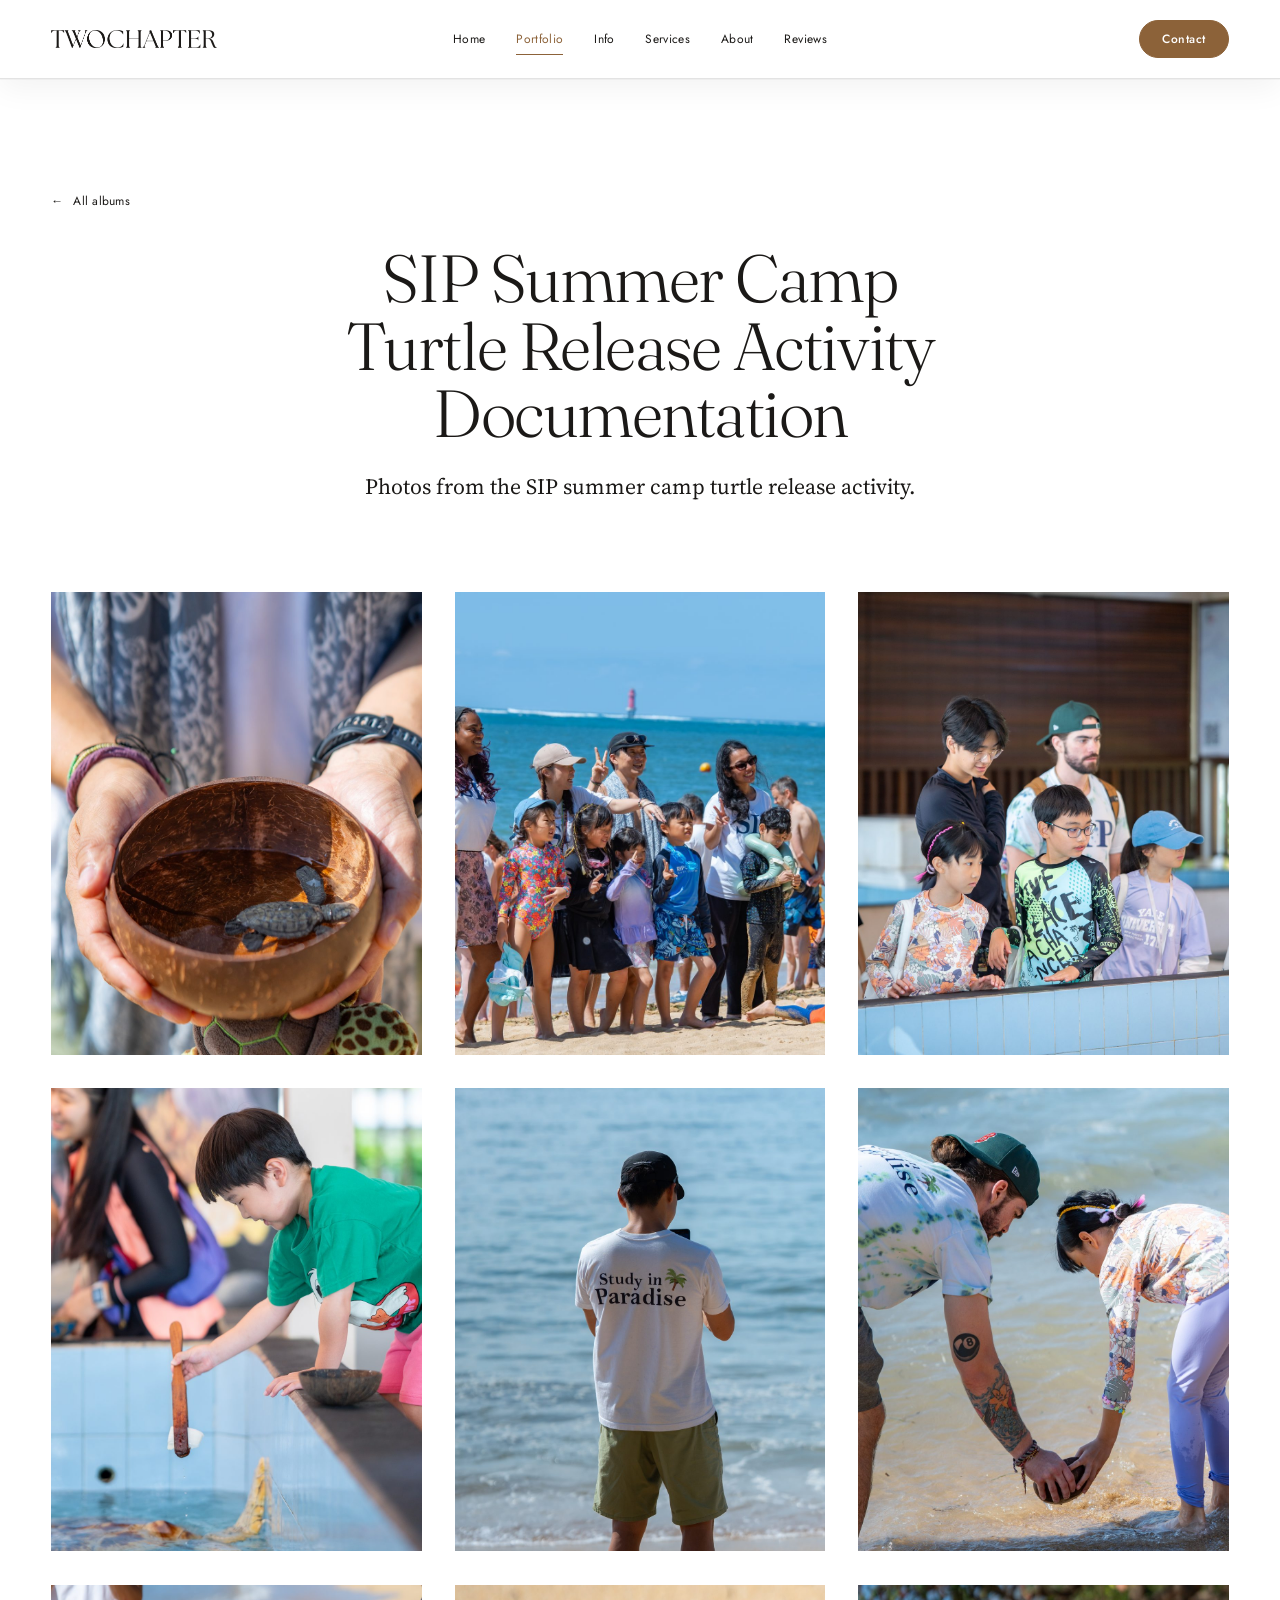
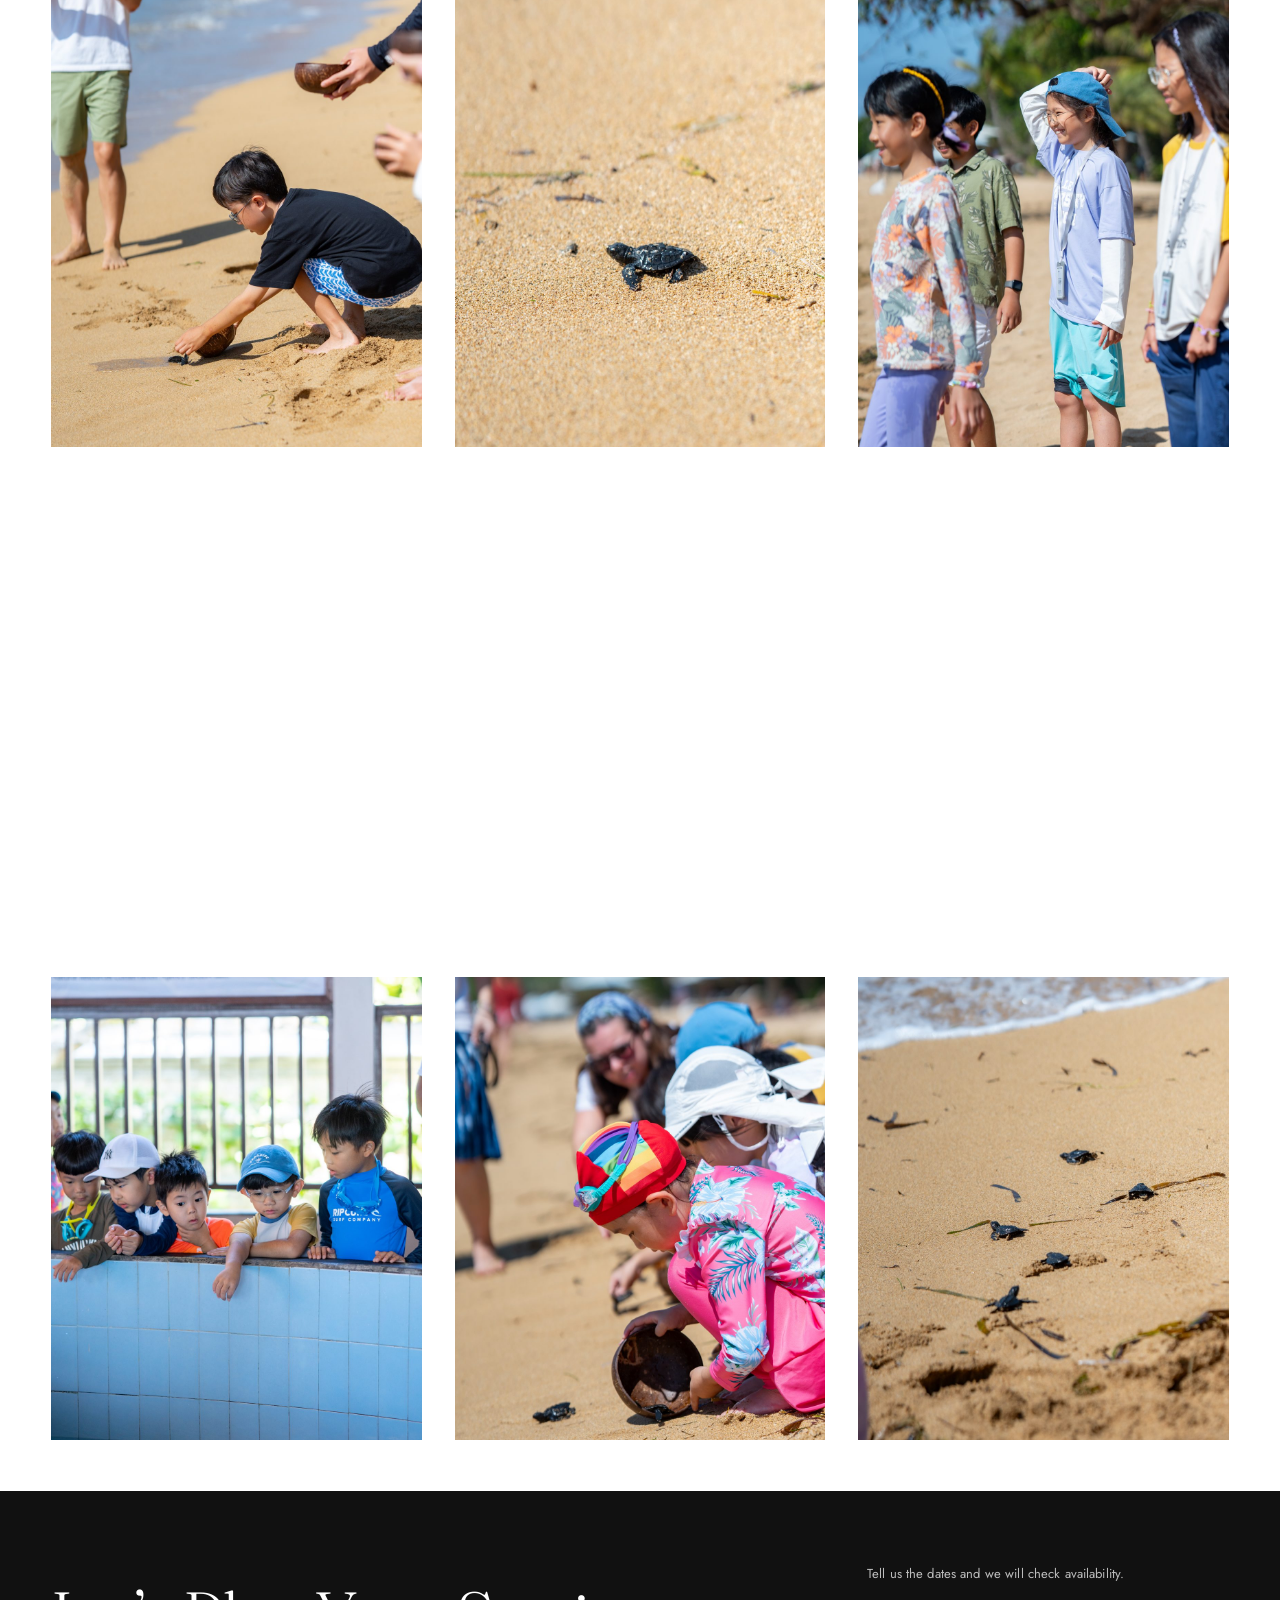
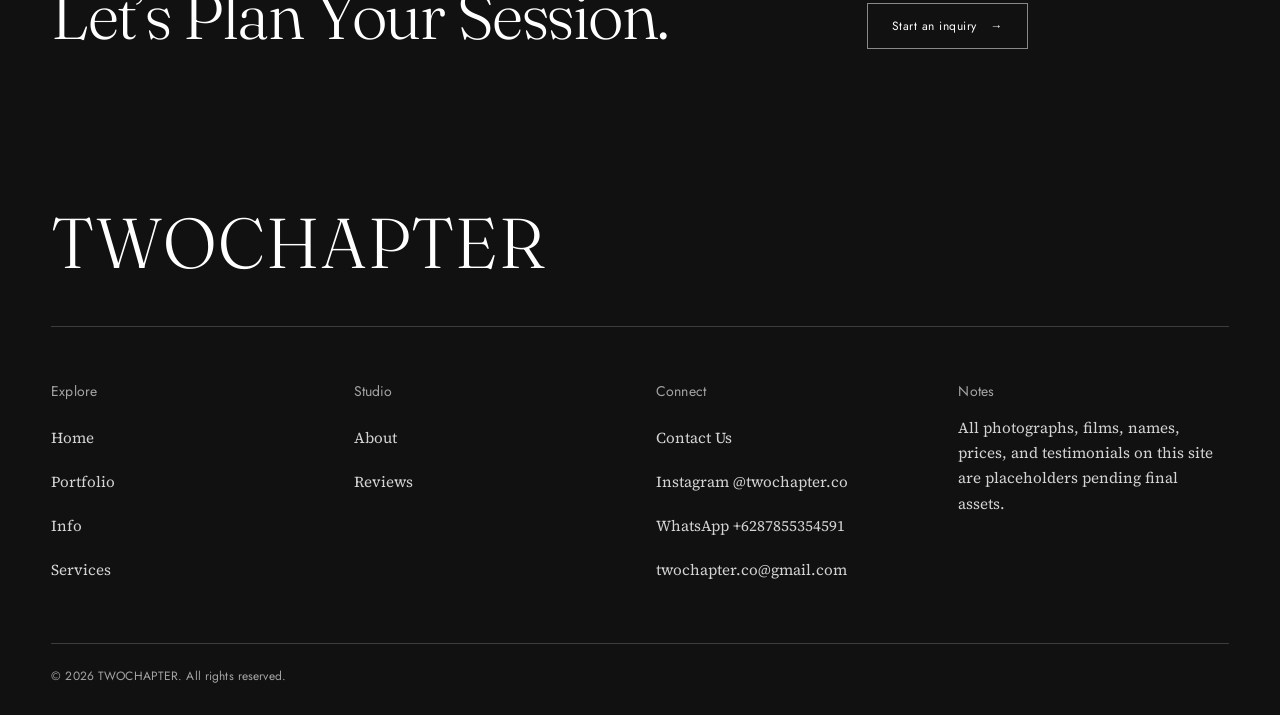
<file: portfolio-sip-turtle-release.html>
<!DOCTYPE html>
<html lang="en">
<head>
  <meta charset="utf-8">
  <meta name="viewport" content="width=device-width, initial-scale=1">
  <title>SIP Summer Camp Turtle Release Activity Documentation | TWOCHAPTER</title>
  <meta name="description" content="Padel photography in Bali: thirteen photographs by TWOCHAPTER.">
  <meta name="theme-color" content="#FFFFFF">
  <link rel="icon" href="assets/img/favicon.svg" type="image/svg+xml">
  <link rel="preconnect" href="https://fonts.googleapis.com">
  <link rel="preconnect" href="https://fonts.gstatic.com" crossorigin>
  <link href="https://fonts.googleapis.com/css2?family=Fraunces:ital,opsz,wght@0,9..144,300;0,9..144,400;1,9..144,300;1,9..144,400&family=Jost:wght@300;400;500&family=Source+Serif+4:ital,opsz,wght@0,8..60,300;0,8..60,400;0,8..60,600;1,8..60,300&display=swap" rel="stylesheet">
  <link rel="stylesheet" href="assets/css/style.css?v=50">
  <script>document.documentElement.classList.add('js');</script>
</head>
<body>
  <a class="skip-link" href="#main">Skip to content</a>

    <header class="site-header site-header--solid" data-header>
    <div class="container header-inner">
      <a class="brand" href="index.html" aria-label="TWOCHAPTER — home">
        <span class="brand__logo" aria-hidden="true"></span>
      </a>

      <nav class="nav nav--primary" aria-label="Primary">
        <a href="index.html">Home</a>
        <a href="portfolio.html" aria-current="page">Portfolio</a>
        <a href="info.html">Info</a>
        <a href="services.html">Services</a>
        <a href="about.html">About</a>
        <a href="reviews.html">Reviews</a>
      </nav>

      <div class="header-actions">
        <a class="btn btn--pill" href="contact.html">Contact</a>
        <button class="nav-toggle" type="button" aria-expanded="false" aria-controls="nav-drawer" data-menu-open>
          <span class="sr-only">Open menu</span>
          <span class="nav-toggle__bars" aria-hidden="true"></span>
        </button>
      </div>
    </div>
  </header>

  <div class="nav-drawer" id="nav-drawer" aria-hidden="true" data-drawer>
    <div class="container nav-drawer__head">
      <a class="brand" href="index.html" aria-label="TWOCHAPTER — home">
        <span class="brand__logo" aria-hidden="true"></span>
      </a>
      <button class="nav-drawer__close" type="button" data-menu-close>
        Close <span aria-hidden="true">✕</span>
      </button>
    </div>
            <nav class="container nav-drawer__nav" aria-label="Mobile">
          <a href="index.html">Home</a>
          <a href="portfolio.html" aria-current="page">Portfolio</a>
          <a href="info.html">Info</a>
          <a href="services.html">Services</a>
          <a href="about.html">About</a>
          <a href="reviews.html">Reviews</a>
          <a href="contact.html">Contact</a>
    </nav>
  </div>

  <main id="main">
    <section class="page-hero">
      <div class="container">
        <p class="album-back"><a class="link-arrow" href="portfolio.html"><span class="arrow" aria-hidden="true">←</span> All albums</a></p>
        <div class="page-hero__top">
          <h1 class="display-2 reveal">SIP Summer Camp Turtle Release Activity Documentation</h1>
        </div>
        <p class="lede reveal">Photos from the SIP summer camp turtle release activity.</p>
      </div>
    </section>

    <section class="section section--tight section--album" aria-labelledby="album-title">
      <div class="container">
        <h2 class="sr-only" id="album-title">Album Photographs</h2>

        <div class="work-grid" data-work-grid>
          <button class="work-item reveal reveal-delay-1" type="button" data-cat="corporate" data-title="SIP turtle release photo 01" data-meta="Events · Bali · 2026" data-tone="media--b" aria-label="Open photo: SIP turtle release photo 01">
            <div class="work-item__media media ratio-4x5">
              <img src="assets/img/portfolio/turtle-01.jpg" alt="Photo from the SIP summer camp turtle release activity" loading="lazy">
            </div>
          </button>
          <button class="work-item reveal" type="button" data-cat="corporate" data-title="SIP turtle release photo 02" data-meta="Events · Bali · 2026" data-tone="media--b" aria-label="Open photo: SIP turtle release photo 02">
            <div class="work-item__media media ratio-4x5">
              <img src="assets/img/portfolio/turtle-02.jpg" alt="Photo from the SIP summer camp turtle release activity" loading="lazy">
            </div>
          </button>
          <button class="work-item reveal reveal-delay-1" type="button" data-cat="corporate" data-title="SIP turtle release photo 03" data-meta="Events · Bali · 2026" data-tone="media--b" aria-label="Open photo: SIP turtle release photo 03">
            <div class="work-item__media media ratio-4x5">
              <img src="assets/img/portfolio/turtle-03.jpg" alt="Photo from the SIP summer camp turtle release activity" loading="lazy">
            </div>
          </button>
          <button class="work-item reveal" type="button" data-cat="corporate" data-title="SIP turtle release photo 04" data-meta="Events · Bali · 2026" data-tone="media--b" aria-label="Open photo: SIP turtle release photo 04">
            <div class="work-item__media media ratio-4x5">
              <img src="assets/img/portfolio/turtle-04.jpg" alt="Photo from the SIP summer camp turtle release activity" loading="lazy">
            </div>
          </button>
          <button class="work-item reveal reveal-delay-1" type="button" data-cat="corporate" data-title="SIP turtle release photo 05" data-meta="Events · Bali · 2026" data-tone="media--b" aria-label="Open photo: SIP turtle release photo 05">
            <div class="work-item__media media ratio-4x5">
              <img src="assets/img/portfolio/turtle-05.jpg" alt="Photo from the SIP summer camp turtle release activity" loading="lazy">
            </div>
          </button>
          <button class="work-item reveal" type="button" data-cat="corporate" data-title="SIP turtle release photo 06" data-meta="Events · Bali · 2026" data-tone="media--b" aria-label="Open photo: SIP turtle release photo 06">
            <div class="work-item__media media ratio-4x5">
              <img src="assets/img/portfolio/turtle-06.jpg" alt="Photo from the SIP summer camp turtle release activity" loading="lazy">
            </div>
          </button>
          <button class="work-item reveal reveal-delay-1" type="button" data-cat="corporate" data-title="SIP turtle release photo 07" data-meta="Events · Bali · 2026" data-tone="media--b" aria-label="Open photo: SIP turtle release photo 07">
            <div class="work-item__media media ratio-4x5">
              <img src="assets/img/portfolio/turtle-07.jpg" alt="Photo from the SIP summer camp turtle release activity" loading="lazy">
            </div>
          </button>
          <button class="work-item reveal" type="button" data-cat="corporate" data-title="SIP turtle release photo 08" data-meta="Events · Bali · 2026" data-tone="media--b" aria-label="Open photo: SIP turtle release photo 08">
            <div class="work-item__media media ratio-4x5">
              <img src="assets/img/portfolio/turtle-08.jpg" alt="Photo from the SIP summer camp turtle release activity" loading="lazy">
            </div>
          </button>
          <button class="work-item reveal reveal-delay-1" type="button" data-cat="corporate" data-title="SIP turtle release photo 09" data-meta="Events · Bali · 2026" data-tone="media--b" aria-label="Open photo: SIP turtle release photo 09">
            <div class="work-item__media media ratio-4x5">
              <img src="assets/img/portfolio/turtle-09.jpg" alt="Photo from the SIP summer camp turtle release activity" loading="lazy">
            </div>
          </button>
          <button class="work-item reveal" type="button" data-cat="corporate" data-title="SIP turtle release photo 10" data-meta="Events · Bali · 2026" data-tone="media--b" aria-label="Open photo: SIP turtle release photo 10">
            <div class="work-item__media media ratio-4x5">
              <img src="assets/img/portfolio/turtle-10.jpg" alt="Photo from the SIP summer camp turtle release activity" loading="lazy">
            </div>
          </button>
          <button class="work-item reveal reveal-delay-1" type="button" data-cat="corporate" data-title="SIP turtle release photo 11" data-meta="Events · Bali · 2026" data-tone="media--b" aria-label="Open photo: SIP turtle release photo 11">
            <div class="work-item__media media ratio-4x5">
              <img src="assets/img/portfolio/turtle-11.jpg" alt="Photo from the SIP summer camp turtle release activity" loading="lazy">
            </div>
          </button>
          <button class="work-item reveal" type="button" data-cat="corporate" data-title="SIP turtle release photo 12" data-meta="Events · Bali · 2026" data-tone="media--b" aria-label="Open photo: SIP turtle release photo 12">
            <div class="work-item__media media ratio-4x5">
              <img src="assets/img/portfolio/turtle-12.jpg" alt="Photo from the SIP summer camp turtle release activity" loading="lazy">
            </div>
          </button>
          <button class="work-item reveal reveal-delay-1" type="button" data-cat="corporate" data-title="SIP turtle release photo 13" data-meta="Events · Bali · 2026" data-tone="media--b" aria-label="Open photo: SIP turtle release photo 13">
            <div class="work-item__media media ratio-4x5">
              <img src="assets/img/portfolio/turtle-13.jpg" alt="Photo from the SIP summer camp turtle release activity" loading="lazy">
            </div>
          </button>
          <button class="work-item reveal" type="button" data-cat="corporate" data-title="SIP turtle release photo 14" data-meta="Events · Bali · 2026" data-tone="media--b" aria-label="Open photo: SIP turtle release photo 14">
            <div class="work-item__media media ratio-4x5">
              <img src="assets/img/portfolio/turtle-14.jpg" alt="Photo from the SIP summer camp turtle release activity" loading="lazy">
            </div>
          </button>
          <button class="work-item reveal reveal-delay-1" type="button" data-cat="corporate" data-title="SIP turtle release photo 15" data-meta="Events · Bali · 2026" data-tone="media--b" aria-label="Open photo: SIP turtle release photo 15">
            <div class="work-item__media media ratio-4x5">
              <img src="assets/img/portfolio/turtle-15.jpg" alt="Photo from the SIP summer camp turtle release activity" loading="lazy">
            </div>
          </button>
        </div>
      </div>
    </section>

    <section class="section section--dark" aria-labelledby="cta-title">
      <div class="container cta">
        <div class="reveal">
          <h2 class="display-2" id="cta-title">Let’s Plan Your Session.</h2>
        </div>
        <div class="cta__aside reveal reveal-delay-1">
          <p>Tell us the dates and we will check availability.</p>
          <a class="btn btn--light" href="contact.html">Start an inquiry <span class="arrow" aria-hidden="true">→</span></a>
        </div>
      </div>
    </section>
  </main>

  <footer class="site-footer">
    <div class="container">
      <div class="footer-top">
        <p class="footer-word">TWOCHAPTER</p>
      </div>

      <div class="footer-grid">
        <div>
          <h2 class="footer-label">Explore</h2>
          <a href="index.html">Home</a>
          <a href="portfolio.html">Portfolio</a>
          <a href="info.html">Info</a>
          <a href="services.html">Services</a>
        </div>
        <div>
          <h2 class="footer-label">Studio</h2>
          <a href="about.html">About</a>
          <a href="reviews.html">Reviews</a>
        </div>
        <div>
          <h2 class="footer-label">Connect</h2>
          <a href="contact.html">Contact Us</a>
          <a href="https://www.instagram.com/twochapter.co/" target="_blank" rel="noopener">Instagram @twochapter.co</a>
          <a href="https://wa.me/6287855354591" target="_blank" rel="noopener">WhatsApp +6287855354591</a>
          <a href="mailto:twochapter.co@gmail.com">twochapter.co@gmail.com</a>
        </div>
        <div>
          <h2 class="footer-label">Notes</h2>
          <p>All photographs, films, names, prices, and testimonials on this site are placeholders pending final assets.</p>
        </div>
      </div>

      <div class="footer-bottom">
        <p>© <span data-year>2026</span> TWOCHAPTER. All rights reserved.</p>
      </div>
    </div>
  </footer>


  <dialog class="lightbox" data-lightbox aria-label="Portfolio image viewer">
    <div class="lightbox__bar">
      <span class="lightbox__caption" data-lightbox-count>01 / 15</span>
      <button class="lightbox__close" type="button" data-lightbox-close>Close <span aria-hidden="true">✕</span></button>
    </div>
    <div class="lightbox__stage" data-lightbox-stage></div>
    <div class="lightbox__caption">
      <span data-lightbox-caption>SIP Summer Camp Turtle Release Activity Documentation</span>
      <div class="lightbox__navs">
        <button class="lightbox__nav" type="button" data-lightbox-prev aria-label="Previous image">← Prev</button>
        <button class="lightbox__nav" type="button" data-lightbox-next aria-label="Next image">Next →</button>
      </div>
    </div>
  </dialog>

  <script src="assets/js/main.js?v=6"></script>
</body>
</html>
</file>
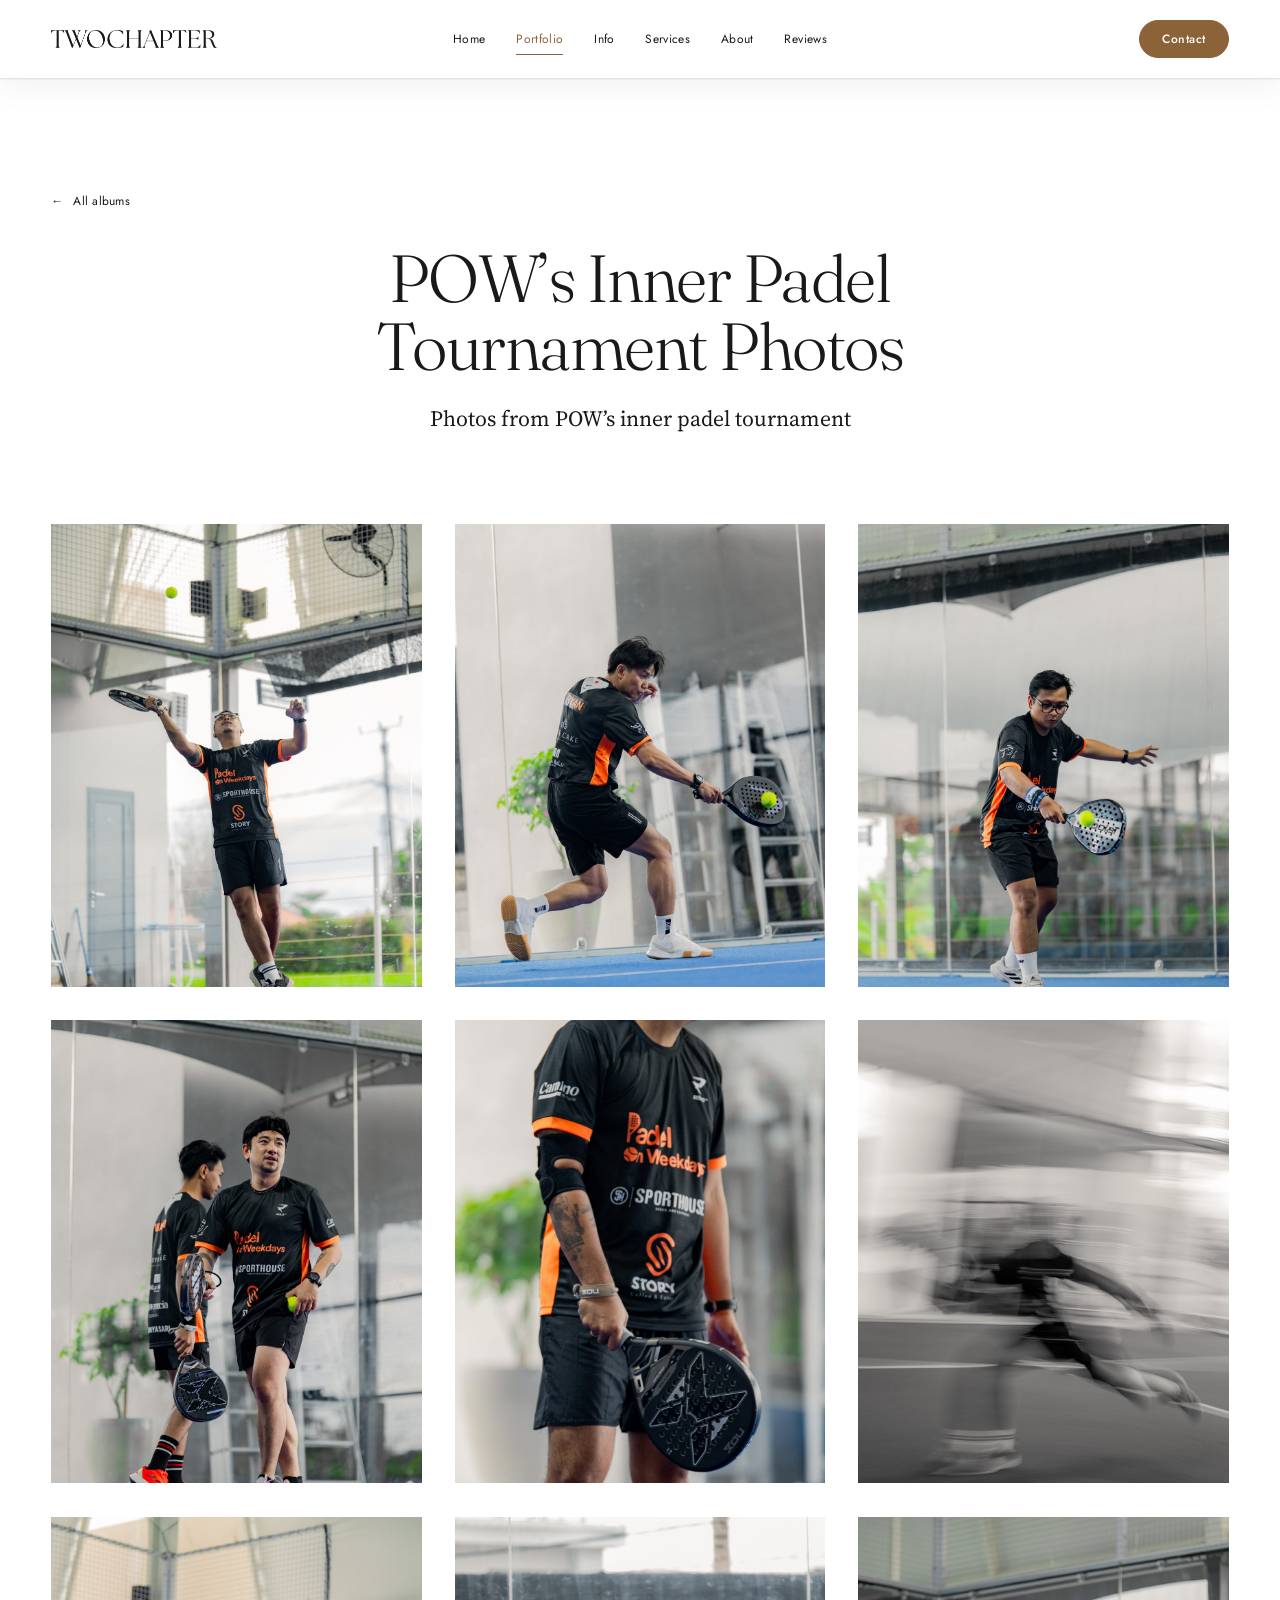
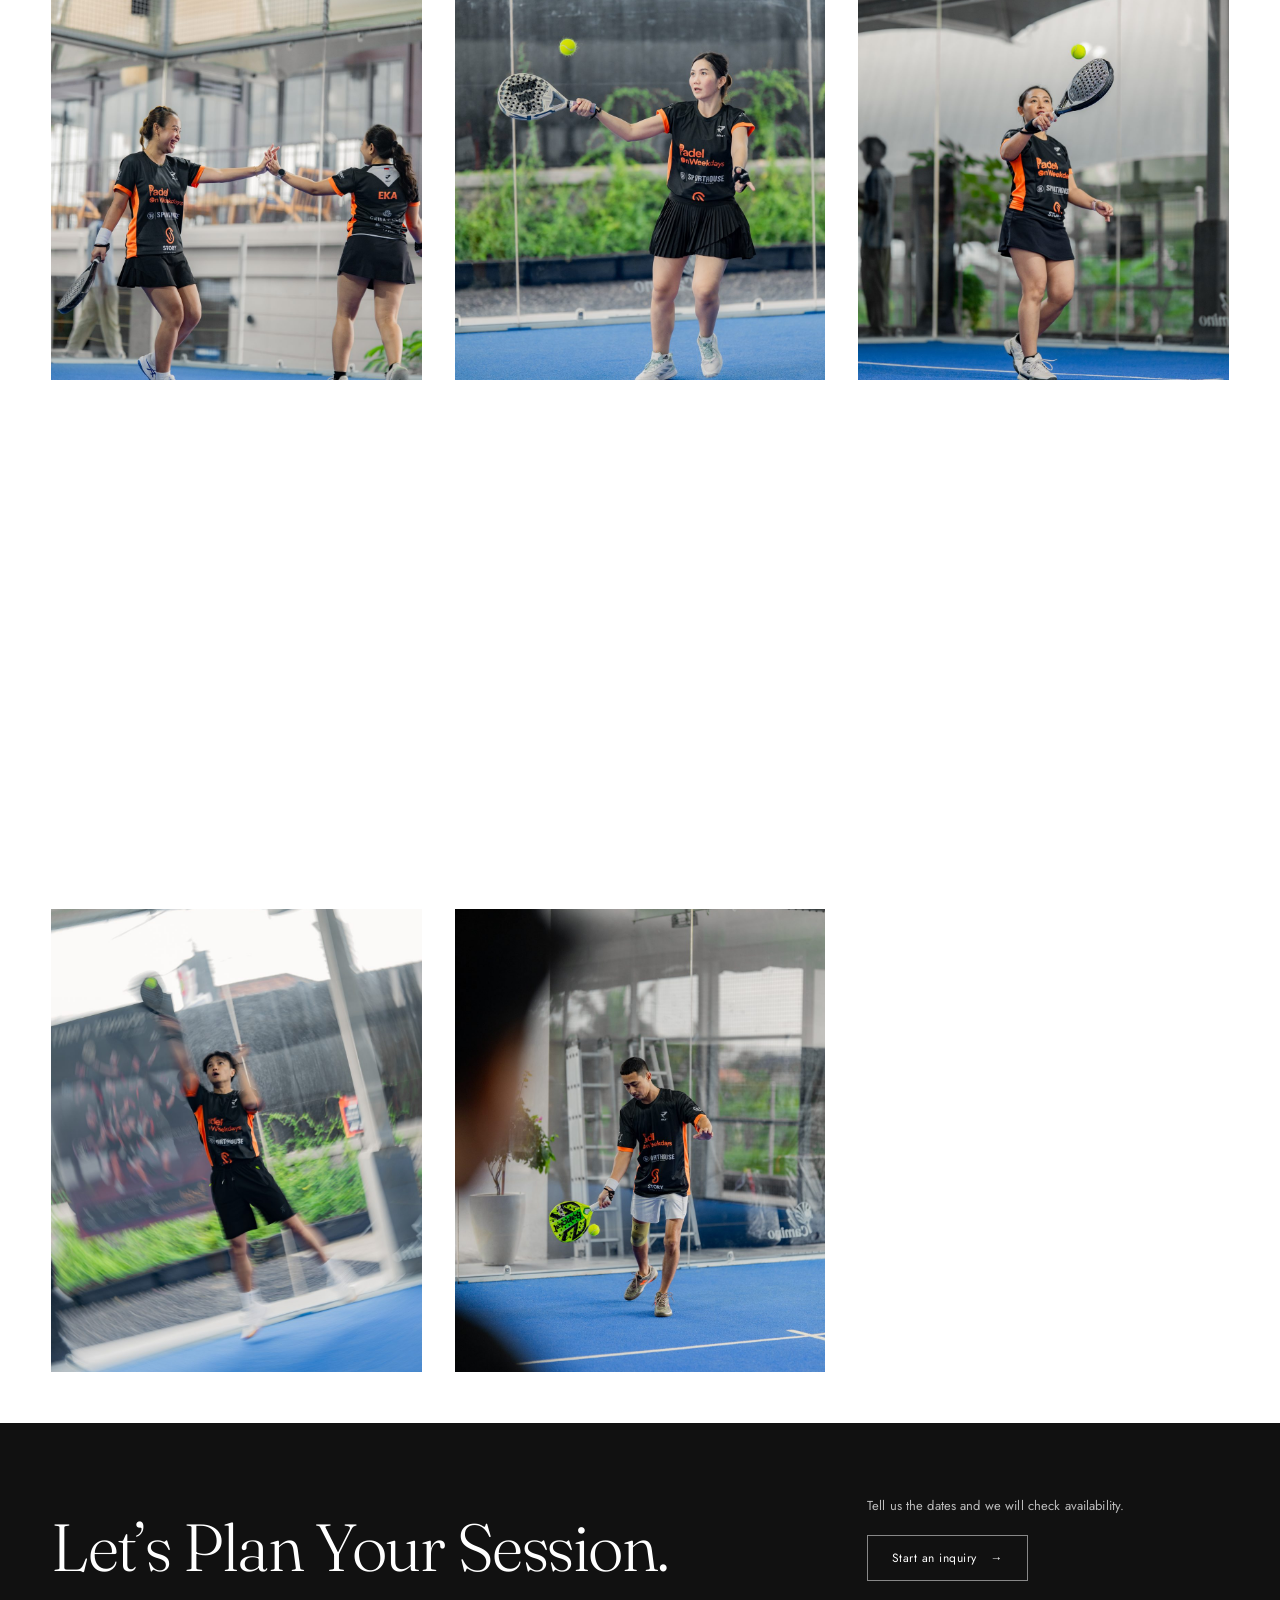
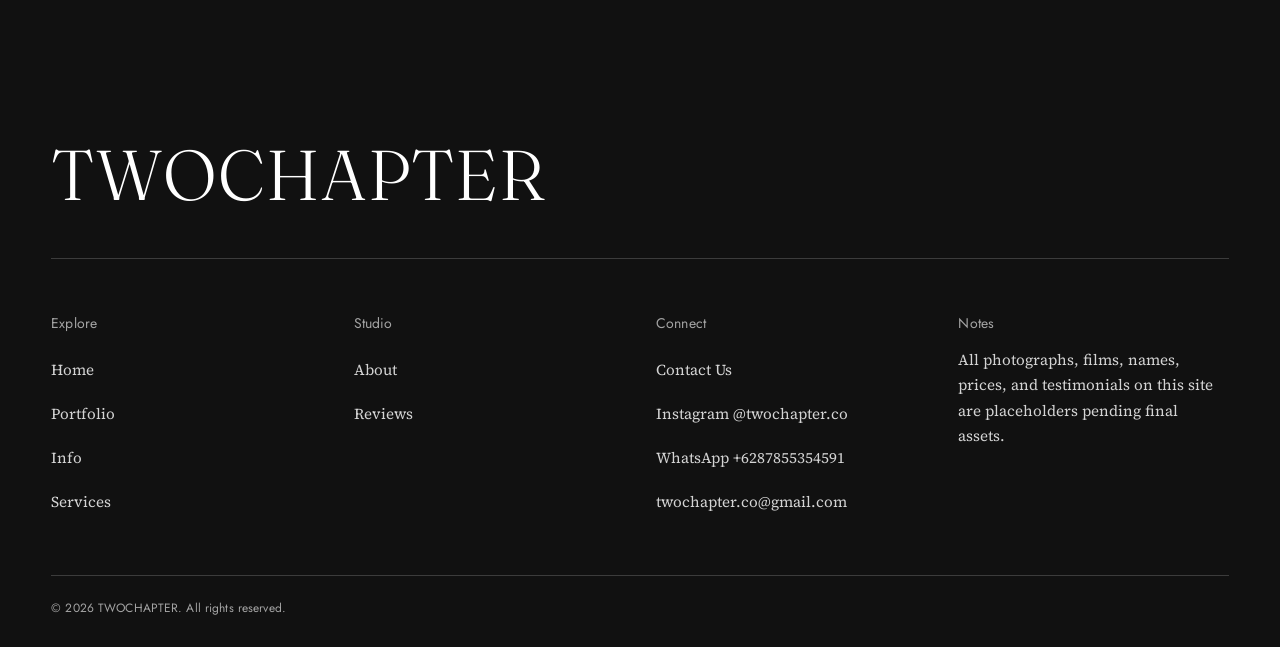
<file: portfolio-sports-01.html>
<!DOCTYPE html>
<html lang="en">
<head>
  <meta charset="utf-8">
  <meta name="viewport" content="width=device-width, initial-scale=1">
  <title>POW’s Inner Padel Tournament Photos | TWOCHAPTER</title>
  <meta name="description" content="Padel photography in Bali: thirteen photographs by TWOCHAPTER.">
  <meta name="theme-color" content="#FFFFFF">
  <link rel="icon" href="assets/img/favicon.svg" type="image/svg+xml">
  <link rel="preconnect" href="https://fonts.googleapis.com">
  <link rel="preconnect" href="https://fonts.gstatic.com" crossorigin>
  <link href="https://fonts.googleapis.com/css2?family=Fraunces:ital,opsz,wght@0,9..144,300;0,9..144,400;1,9..144,300;1,9..144,400&family=Jost:wght@300;400;500&family=Source+Serif+4:ital,opsz,wght@0,8..60,300;0,8..60,400;0,8..60,600;1,8..60,300&display=swap" rel="stylesheet">
  <link rel="stylesheet" href="assets/css/style.css?v=50">
  <script>document.documentElement.classList.add('js');</script>
</head>
<body>
  <a class="skip-link" href="#main">Skip to content</a>

    <header class="site-header site-header--solid" data-header>
    <div class="container header-inner">
      <a class="brand" href="index.html" aria-label="TWOCHAPTER — home">
        <span class="brand__logo" aria-hidden="true"></span>
      </a>

      <nav class="nav nav--primary" aria-label="Primary">
        <a href="index.html">Home</a>
        <a href="portfolio.html" aria-current="page">Portfolio</a>
        <a href="info.html">Info</a>
        <a href="services.html">Services</a>
        <a href="about.html">About</a>
        <a href="reviews.html">Reviews</a>
      </nav>

      <div class="header-actions">
        <a class="btn btn--pill" href="contact.html">Contact</a>
        <button class="nav-toggle" type="button" aria-expanded="false" aria-controls="nav-drawer" data-menu-open>
          <span class="sr-only">Open menu</span>
          <span class="nav-toggle__bars" aria-hidden="true"></span>
        </button>
      </div>
    </div>
  </header>

  <div class="nav-drawer" id="nav-drawer" aria-hidden="true" data-drawer>
    <div class="container nav-drawer__head">
      <a class="brand" href="index.html" aria-label="TWOCHAPTER — home">
        <span class="brand__logo" aria-hidden="true"></span>
      </a>
      <button class="nav-drawer__close" type="button" data-menu-close>
        Close <span aria-hidden="true">✕</span>
      </button>
    </div>
            <nav class="container nav-drawer__nav" aria-label="Mobile">
          <a href="index.html">Home</a>
          <a href="portfolio.html" aria-current="page">Portfolio</a>
          <a href="info.html">Info</a>
          <a href="services.html">Services</a>
          <a href="about.html">About</a>
          <a href="reviews.html">Reviews</a>
          <a href="contact.html">Contact</a>
    </nav>
  </div>

  <main id="main">
    <section class="page-hero">
      <div class="container">
        <p class="album-back"><a class="link-arrow" href="portfolio.html"><span class="arrow" aria-hidden="true">←</span> All albums</a></p>
        <div class="page-hero__top">
          <h1 class="display-2 reveal">POW’s Inner Padel Tournament Photos</h1>
        </div>
        <p class="lede reveal">Photos from POW’s inner padel tournament</p>
      </div>
    </section>

    <section class="section section--tight section--album" aria-labelledby="album-title">
      <div class="container">
        <h2 class="sr-only" id="album-title">Album Photographs</h2>

        <div class="work-grid" data-work-grid>
          <button class="work-item reveal" type="button" data-cat="sports" data-title="Padel, overhead" data-meta="Sports · Bali · 2026" data-tone="media--b" aria-label="Open photo: Padel, overhead">
            <div class="work-item__media media ratio-4x5">
              <img src="assets/img/portfolio/sports-01.jpg" alt="Padel player reaching for an overhead shot on an indoor court in Bali" width="1080" height="1620" loading="lazy">
            </div>
          </button>
          <button class="work-item reveal reveal-delay-1" type="button" data-cat="sports" data-title="Padel, return" data-meta="Sports · Bali · 2026" data-tone="media--b" aria-label="Open photo: Padel, return">
            <div class="work-item__media media ratio-4x5">
              <img src="assets/img/portfolio/sports-02.jpg" alt="Padel player running to return a shot in Bali" width="1080" height="1620" loading="lazy">
            </div>
          </button>
          <button class="work-item reveal" type="button" data-cat="sports" data-title="Padel, forehand" data-meta="Sports · Bali · 2026" data-tone="media--b" aria-label="Open photo: Padel, forehand">
            <div class="work-item__media media ratio-4x5">
              <img src="assets/img/portfolio/sports-03.jpg" alt="Padel player preparing a forehand in Bali" width="1080" height="1620" loading="lazy">
            </div>
          </button>
          <button class="work-item reveal reveal-delay-1" type="button" data-cat="sports" data-title="Padel, after the match" data-meta="Sports · Bali · 2026" data-tone="media--b" aria-label="Open photo: Padel, after the match">
            <div class="work-item__media media ratio-4x5">
              <img src="assets/img/portfolio/sports-04.jpg" alt="Two padel players walking together after a match in Bali" width="1080" height="1620" loading="lazy">
            </div>
          </button>
          <button class="work-item reveal" type="button" data-cat="sports" data-title="Padel, racket detail" data-meta="Sports · Bali · 2026" data-tone="media--b" aria-label="Open photo: Padel, racket detail">
            <div class="work-item__media media ratio-4x5">
              <img src="assets/img/portfolio/sports-05.jpg" alt="Padel player holding a racket, close-up" width="1080" height="1620" loading="lazy">
            </div>
          </button>
          <button class="work-item reveal reveal-delay-1" type="button" data-cat="sports" data-title="Padel, motion" data-meta="Sports · Bali · 2026" data-tone="media--b" aria-label="Open photo: Padel, motion">
            <div class="work-item__media media ratio-4x5">
              <img src="assets/img/portfolio/sports-06.jpg" alt="Padel player in motion on court, blurred" width="1080" height="1620" loading="lazy">
            </div>
          </button>
          <button class="work-item reveal" type="button" data-cat="sports" data-title="Padel, celebration" data-meta="Sports · Bali · 2026" data-tone="media--b" aria-label="Open photo: Padel, celebration">
            <div class="work-item__media media ratio-4x5">
              <img src="assets/img/portfolio/sports-07.jpg" alt="Two padel players celebrating a point in Bali" width="1080" height="1620" loading="lazy">
            </div>
          </button>
          <button class="work-item reveal reveal-delay-1" type="button" data-cat="sports" data-title="Padel, forehand" data-meta="Sports · Bali · 2026" data-tone="media--b" aria-label="Open photo: Padel, forehand">
            <div class="work-item__media media ratio-4x5">
              <img src="assets/img/portfolio/sports-08.jpg" alt="Padel player hitting a forehand in Bali" width="1080" height="1620" loading="lazy">
            </div>
          </button>
          <button class="work-item reveal" type="button" data-cat="sports" data-title="Padel, serve" data-meta="Sports · Bali · 2026" data-tone="media--b" aria-label="Open photo: Padel, serve">
            <div class="work-item__media media ratio-4x5">
              <img src="assets/img/portfolio/sports-09.jpg" alt="Padel player serving on an indoor court in Bali" width="1080" height="1620" loading="lazy">
            </div>
          </button>
          <button class="work-item reveal reveal-delay-1" type="button" data-cat="sports" data-title="Padel, court" data-meta="Sports · Bali · 2026" data-tone="media--b" aria-label="Open photo: Padel, court">
            <div class="work-item__media media ratio-4x5">
              <img src="assets/img/portfolio/sports-10.jpg" alt="Padel player walking on court in Bali" width="1080" height="1620" loading="lazy">
            </div>
          </button>
          <button class="work-item reveal" type="button" data-cat="sports" data-title="Padel, point won" data-meta="Sports · Bali · 2026" data-tone="media--b" aria-label="Open photo: Padel, point won">
            <div class="work-item__media media ratio-4x5">
              <img src="assets/img/portfolio/sports-11.jpg" alt="Padel player celebrating on court in Bali" width="1080" height="1620" loading="lazy">
            </div>
          </button>
          <button class="work-item reveal reveal-delay-1" type="button" data-cat="sports" data-title="Padel, stretch" data-meta="Sports · Bali · 2026" data-tone="media--b" aria-label="Open photo: Padel, stretch">
            <div class="work-item__media media ratio-4x5">
              <img src="assets/img/portfolio/sports-12.jpg" alt="Padel player stretching for a shot in Bali" width="1080" height="1620" loading="lazy">
            </div>
          </button>
          <button class="work-item reveal" type="button" data-cat="sports" data-title="Padel, serve" data-meta="Sports · Bali · 2026" data-tone="media--b" aria-label="Open photo: Padel, serve">
            <div class="work-item__media media ratio-4x5">
              <img src="assets/img/portfolio/sports-13.jpg" alt="Padel player serving on an indoor court in Bali" width="1080" height="1620" loading="lazy">
            </div>
          </button>
          <button class="work-item reveal reveal-delay-1" type="button" data-cat="sports" data-title="Padel, low volley" data-meta="Sports · Bali · 2026" data-tone="media--b" aria-label="Open photo: Padel, low volley">
            <div class="work-item__media media ratio-4x5">
              <img src="assets/img/portfolio/sports-14.jpg" alt="Padel player hitting a low volley on an indoor court in Bali" width="1080" height="1620" loading="lazy">
            </div>
          </button>

        </div>
      </div>
    </section>

    <section class="section section--dark" aria-labelledby="cta-title">
      <div class="container cta">
        <div class="reveal">
          <h2 class="display-2" id="cta-title">Let’s Plan Your Session.</h2>
        </div>
        <div class="cta__aside reveal reveal-delay-1">
          <p>Tell us the dates and we will check availability.</p>
          <a class="btn btn--light" href="contact.html">Start an inquiry <span class="arrow" aria-hidden="true">→</span></a>
        </div>
      </div>
    </section>
  </main>

  <footer class="site-footer">
    <div class="container">
      <div class="footer-top">
        <p class="footer-word">TWOCHAPTER</p>
      </div>

      <div class="footer-grid">
        <div>
          <h2 class="footer-label">Explore</h2>
          <a href="index.html">Home</a>
          <a href="portfolio.html">Portfolio</a>
          <a href="info.html">Info</a>
          <a href="services.html">Services</a>
        </div>
        <div>
          <h2 class="footer-label">Studio</h2>
          <a href="about.html">About</a>
          <a href="reviews.html">Reviews</a>
        </div>
        <div>
          <h2 class="footer-label">Connect</h2>
          <a href="contact.html">Contact Us</a>
          <a href="https://www.instagram.com/twochapter.co/" target="_blank" rel="noopener">Instagram @twochapter.co</a>
          <a href="https://wa.me/6287855354591" target="_blank" rel="noopener">WhatsApp +6287855354591</a>
          <a href="mailto:twochapter.co@gmail.com">twochapter.co@gmail.com</a>
        </div>
        <div>
          <h2 class="footer-label">Notes</h2>
          <p>All photographs, films, names, prices, and testimonials on this site are placeholders pending final assets.</p>
        </div>
      </div>

      <div class="footer-bottom">
        <p>© <span data-year>2026</span> TWOCHAPTER. All rights reserved.</p>
      </div>
    </div>
  </footer>


  <dialog class="lightbox" data-lightbox aria-label="Portfolio image viewer">
    <div class="lightbox__bar">
      <span class="lightbox__caption" data-lightbox-count>01 / 14</span>
      <button class="lightbox__close" type="button" data-lightbox-close>Close <span aria-hidden="true">✕</span></button>
    </div>
    <div class="lightbox__stage" data-lightbox-stage></div>
    <div class="lightbox__caption">
      <span data-lightbox-caption>POW’s Inner Padel Tournament Photos</span>
      <div class="lightbox__navs">
        <button class="lightbox__nav" type="button" data-lightbox-prev aria-label="Previous image">← Prev</button>
        <button class="lightbox__nav" type="button" data-lightbox-next aria-label="Next image">Next →</button>
      </div>
    </div>
  </dialog>

  <script src="assets/js/main.js?v=6"></script>
</body>
</html>
</file>
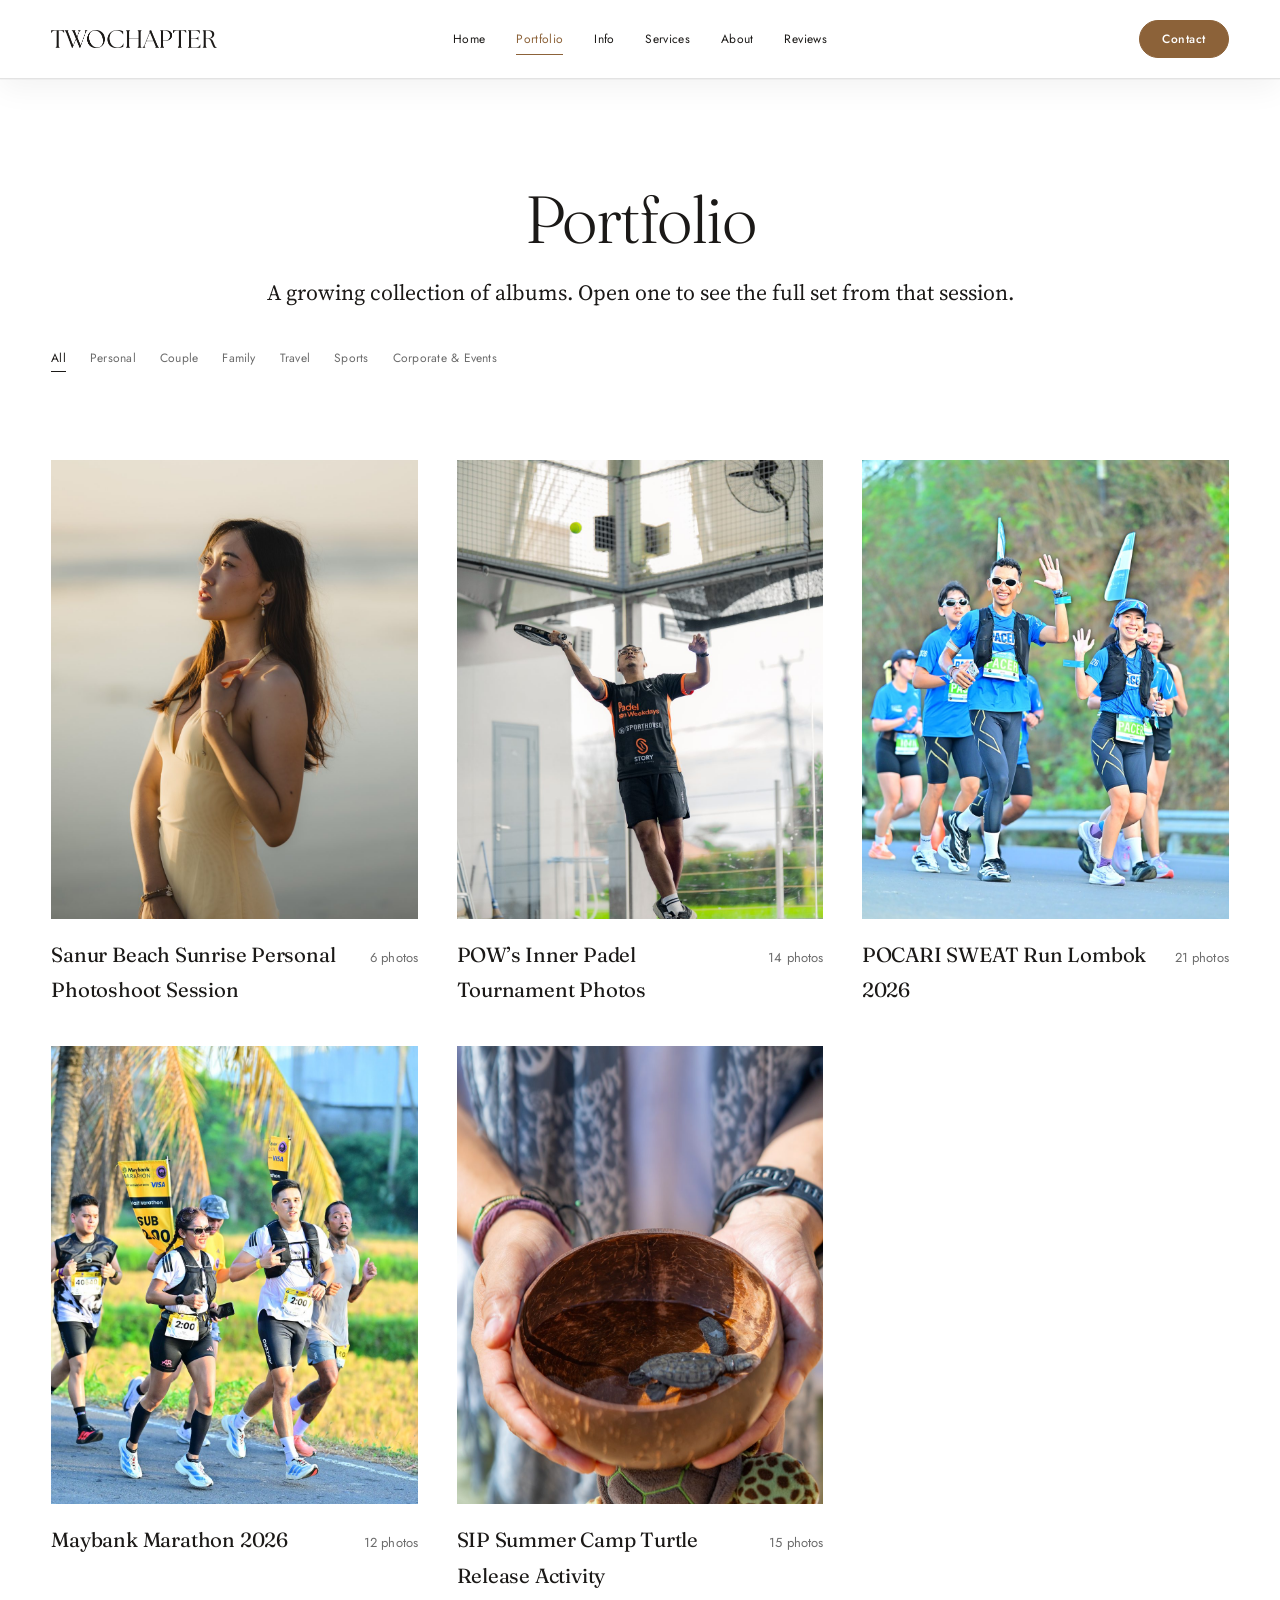
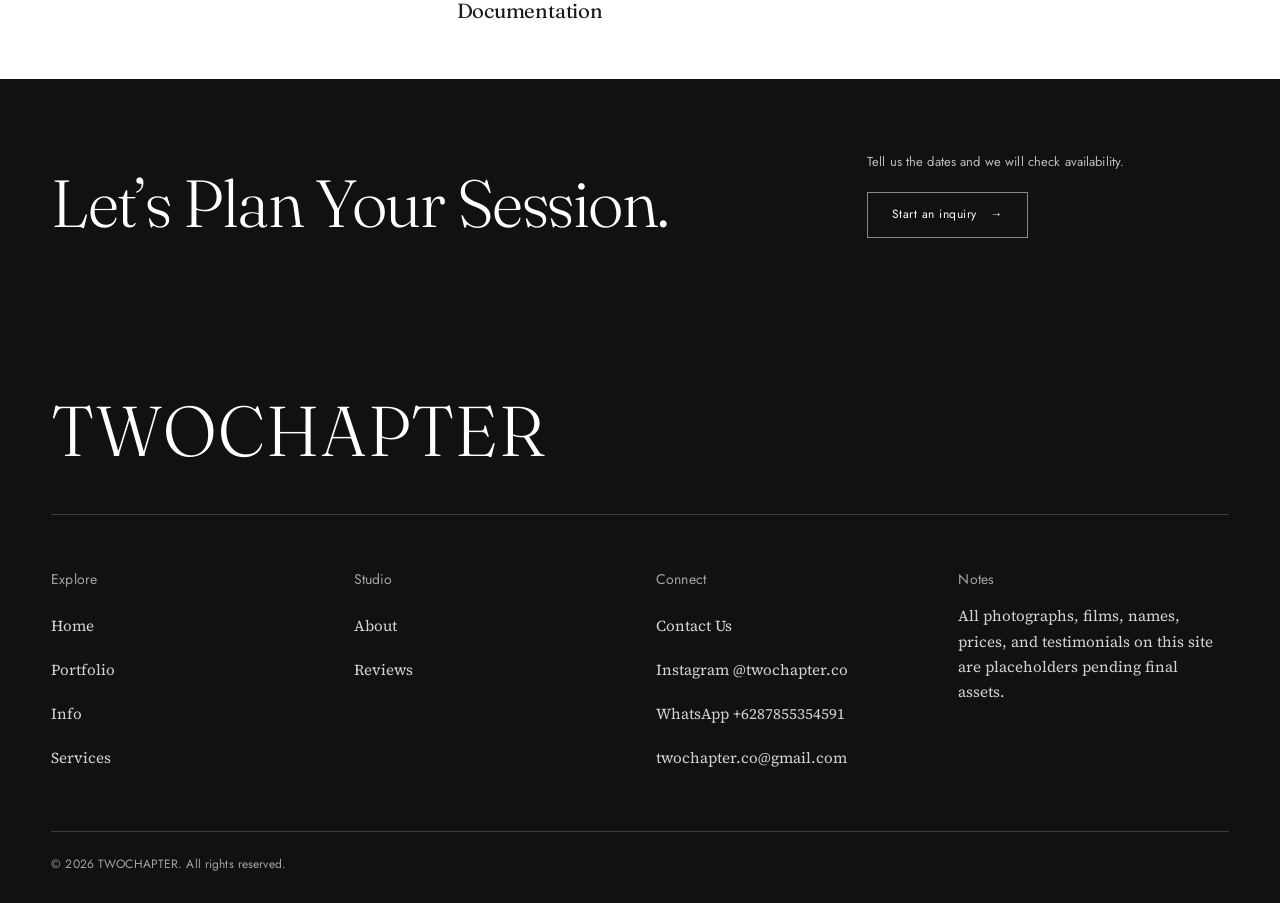
<file: portfolio.html>
<!DOCTYPE html>
<html lang="en">
<head>
  <meta charset="utf-8">
  <meta name="viewport" content="width=device-width, initial-scale=1">
  <title>Portfolio — TWOCHAPTER</title>
  <meta name="description" content="Selected personal, couple, family, and travel photography from TWOCHAPTER in Bali.">
  <meta name="theme-color" content="#FFFFFF">
  <link rel="icon" href="assets/img/favicon.svg" type="image/svg+xml">
  <link rel="preconnect" href="https://fonts.googleapis.com">
  <link rel="preconnect" href="https://fonts.gstatic.com" crossorigin>
  <link href="https://fonts.googleapis.com/css2?family=Fraunces:ital,opsz,wght@0,9..144,300;0,9..144,400;1,9..144,300;1,9..144,400&family=Jost:wght@300;400;500&family=Source+Serif+4:ital,opsz,wght@0,8..60,300;0,8..60,400;0,8..60,600;1,8..60,300&display=swap" rel="stylesheet">
  <link rel="stylesheet" href="assets/css/style.css?v=50">
  <script>document.documentElement.classList.add('js');</script>
</head>
<body>
  <a class="skip-link" href="#main">Skip to content</a>

    <header class="site-header site-header--solid" data-header>
    <div class="container header-inner">
      <a class="brand" href="index.html" aria-label="TWOCHAPTER — home">
        <span class="brand__logo" aria-hidden="true"></span>
      </a>

      <nav class="nav nav--primary" aria-label="Primary">
        <a href="index.html">Home</a>
        <a href="portfolio.html" aria-current="page">Portfolio</a>
        <a href="info.html">Info</a>
        <a href="services.html">Services</a>
        <a href="about.html">About</a>
        <a href="reviews.html">Reviews</a>
      </nav>

      <div class="header-actions">
        <a class="btn btn--pill" href="contact.html">Contact</a>
        <button class="nav-toggle" type="button" aria-expanded="false" aria-controls="nav-drawer" data-menu-open>
          <span class="sr-only">Open menu</span>
          <span class="nav-toggle__bars" aria-hidden="true"></span>
        </button>
      </div>
    </div>
  </header>

  <div class="nav-drawer" id="nav-drawer" aria-hidden="true" data-drawer>
    <div class="container nav-drawer__head">
      <a class="brand" href="index.html" aria-label="TWOCHAPTER — home">
        <span class="brand__logo" aria-hidden="true"></span>
      </a>
      <button class="nav-drawer__close" type="button" data-menu-close>
        Close <span aria-hidden="true">✕</span>
      </button>
    </div>
            <nav class="container nav-drawer__nav" aria-label="Mobile">
          <a href="index.html">Home</a>
          <a href="portfolio.html" aria-current="page">Portfolio</a>
          <a href="info.html">Info</a>
          <a href="services.html">Services</a>
          <a href="about.html">About</a>
          <a href="reviews.html">Reviews</a>
          <a href="contact.html">Contact</a>
    </nav>
  </div>

  <main id="main">
    <section class="page-hero">
      <div class="container">
        <div class="page-hero__top">
          <h1 class="display-2 reveal">Portfolio</h1>
        </div>
        <p class="lede reveal">A growing collection of albums. Open one to see the full set from that session.</p>

        <div class="filters page-hero__filters reveal" role="group" aria-label="Filter albums by category">
          <button class="filter" type="button" data-album-filter="all" aria-pressed="true">All</button>
          <button class="filter" type="button" data-album-filter="personal" aria-pressed="false">Personal</button>
          <button class="filter" type="button" data-album-filter="couple" aria-pressed="false">Couple</button>
          <button class="filter" type="button" data-album-filter="family" aria-pressed="false">Family</button>
          <button class="filter" type="button" data-album-filter="travel" aria-pressed="false">Travel</button>
          <button class="filter" type="button" data-album-filter="sports" aria-pressed="false">Sports</button>
          <button class="filter" type="button" data-album-filter="corporate" aria-pressed="false">Corporate &amp; Events</button>
        </div>
      </div>
    </section>

    <section class="section section--tight section--album" aria-labelledby="gallery-title">
      <div class="container">
        <h2 class="sr-only" id="gallery-title">Portfolio Gallery</h2>

        <div class="album-grid" data-album-grid>
          <a class="album-card reveal" href="portfolio-personal-01.html" data-album-cat="personal">
            <div class="album-card__media media ratio-4x5 media-zoom">
              <img src="assets/img/portfolio/personal-01.jpg" alt="Cover photograph from a personal portrait session on a Bali beach at golden hour" width="1080" height="1620" loading="lazy">
            </div>
            <div class="album-card__meta">
              <h2 class="album-card__title">Sanur Beach Sunrise Personal Photoshoot Session</h2>
              <span class="album-card__count">6 photos</span>
            </div>
          </a>
          <a class="album-card reveal reveal-delay-1" href="portfolio-sports-01.html" data-album-cat="sports">
            <div class="album-card__media media ratio-4x5 media-zoom">
              <img src="assets/img/portfolio/sports-01.jpg" alt="Cover photograph from a padel session in Bali" width="1080" height="1620" loading="lazy">
            </div>
            <div class="album-card__meta">
              <h2 class="album-card__title">POW’s Inner Padel Tournament Photos</h2>
              <span class="album-card__count">14 photos</span>
            </div>
          </a>
          <a class="album-card reveal" href="portfolio-pocari-2026.html" data-album-cat="sports">
            <div class="album-card__media media ratio-4x5 media-zoom">
              <img src="assets/img/portfolio/pocari-01.jpg" alt="Cover photograph from POCARI SWEAT Run Lombok 2026" width="1620" height="1080" loading="lazy">
            </div>
            <div class="album-card__meta">
              <h2 class="album-card__title">POCARI SWEAT Run Lombok 2026</h2>
              <span class="album-card__count">21 photos</span>
            </div>
          </a>
          <a class="album-card reveal reveal-delay-1" href="portfolio-mbm-2026.html" data-album-cat="sports">
            <div class="album-card__media media ratio-4x5 media-zoom">
              <img src="assets/img/portfolio/mbm-01.jpg" alt="Cover photograph from Maybank Marathon 2026" width="1080" height="1620" loading="lazy">
            </div>
            <div class="album-card__meta">
              <h2 class="album-card__title">Maybank Marathon 2026</h2>
              <span class="album-card__count">12 photos</span>
            </div>
          </a>
          <a class="album-card reveal reveal-delay-1" href="portfolio-sip-turtle-release.html" data-album-cat="corporate">
            <div class="album-card__media media ratio-4x5 media-zoom">
              <img src="assets/img/portfolio/turtle-01.jpg" alt="Cover photograph from the SIP summer camp turtle release activity" width="1080" height="1620" loading="lazy">
            </div>
            <div class="album-card__meta">
              <h2 class="album-card__title">SIP Summer Camp Turtle Release Activity Documentation</h2>
              <span class="album-card__count">15 photos</span>
            </div>
          </a>
        </div>
        <p class="album-empty" data-album-empty hidden>No albums in this category yet.</p>
      </div>
    </section>

    <section class="section section--dark" aria-labelledby="cta-title">
      <div class="container cta">
        <div class="reveal">
          <h2 class="display-2" id="cta-title">Let’s Plan Your Session.</h2>
        </div>
        <div class="cta__aside reveal reveal-delay-1">
          <p>Tell us the dates and we will check availability.</p>
          <a class="btn btn--light" href="contact.html">Start an inquiry <span class="arrow" aria-hidden="true">→</span></a>
        </div>
      </div>
    </section>
  </main>

  <footer class="site-footer">
    <div class="container">
      <div class="footer-top">
        <p class="footer-word">TWOCHAPTER</p>
      </div>

      <div class="footer-grid">
        <div>
          <h2 class="footer-label">Explore</h2>
          <a href="index.html">Home</a>
          <a href="portfolio.html">Portfolio</a>
          <a href="info.html">Info</a>
          <a href="services.html">Services</a>
        </div>
        <div>
          <h2 class="footer-label">Studio</h2>
          <a href="about.html">About</a>
          <a href="reviews.html">Reviews</a>
        </div>
        <div>
          <h2 class="footer-label">Connect</h2>
          <a href="contact.html">Contact Us</a>
          <a href="https://www.instagram.com/twochapter.co/" target="_blank" rel="noopener">Instagram @twochapter.co</a>
          <a href="https://wa.me/6287855354591" target="_blank" rel="noopener">WhatsApp +6287855354591</a>
          <a href="mailto:twochapter.co@gmail.com">twochapter.co@gmail.com</a>
        </div>
        <div>
          <h2 class="footer-label">Notes</h2>
          <p>All photographs, films, names, prices, and testimonials on this site are placeholders pending final assets.</p>
        </div>
      </div>

      <div class="footer-bottom">
        <p>© <span data-year>2026</span> TWOCHAPTER. All rights reserved.</p>
      </div>
    </div>
  </footer>


  <script src="assets/js/main.js?v=6"></script>
</body>
</html>
</file>
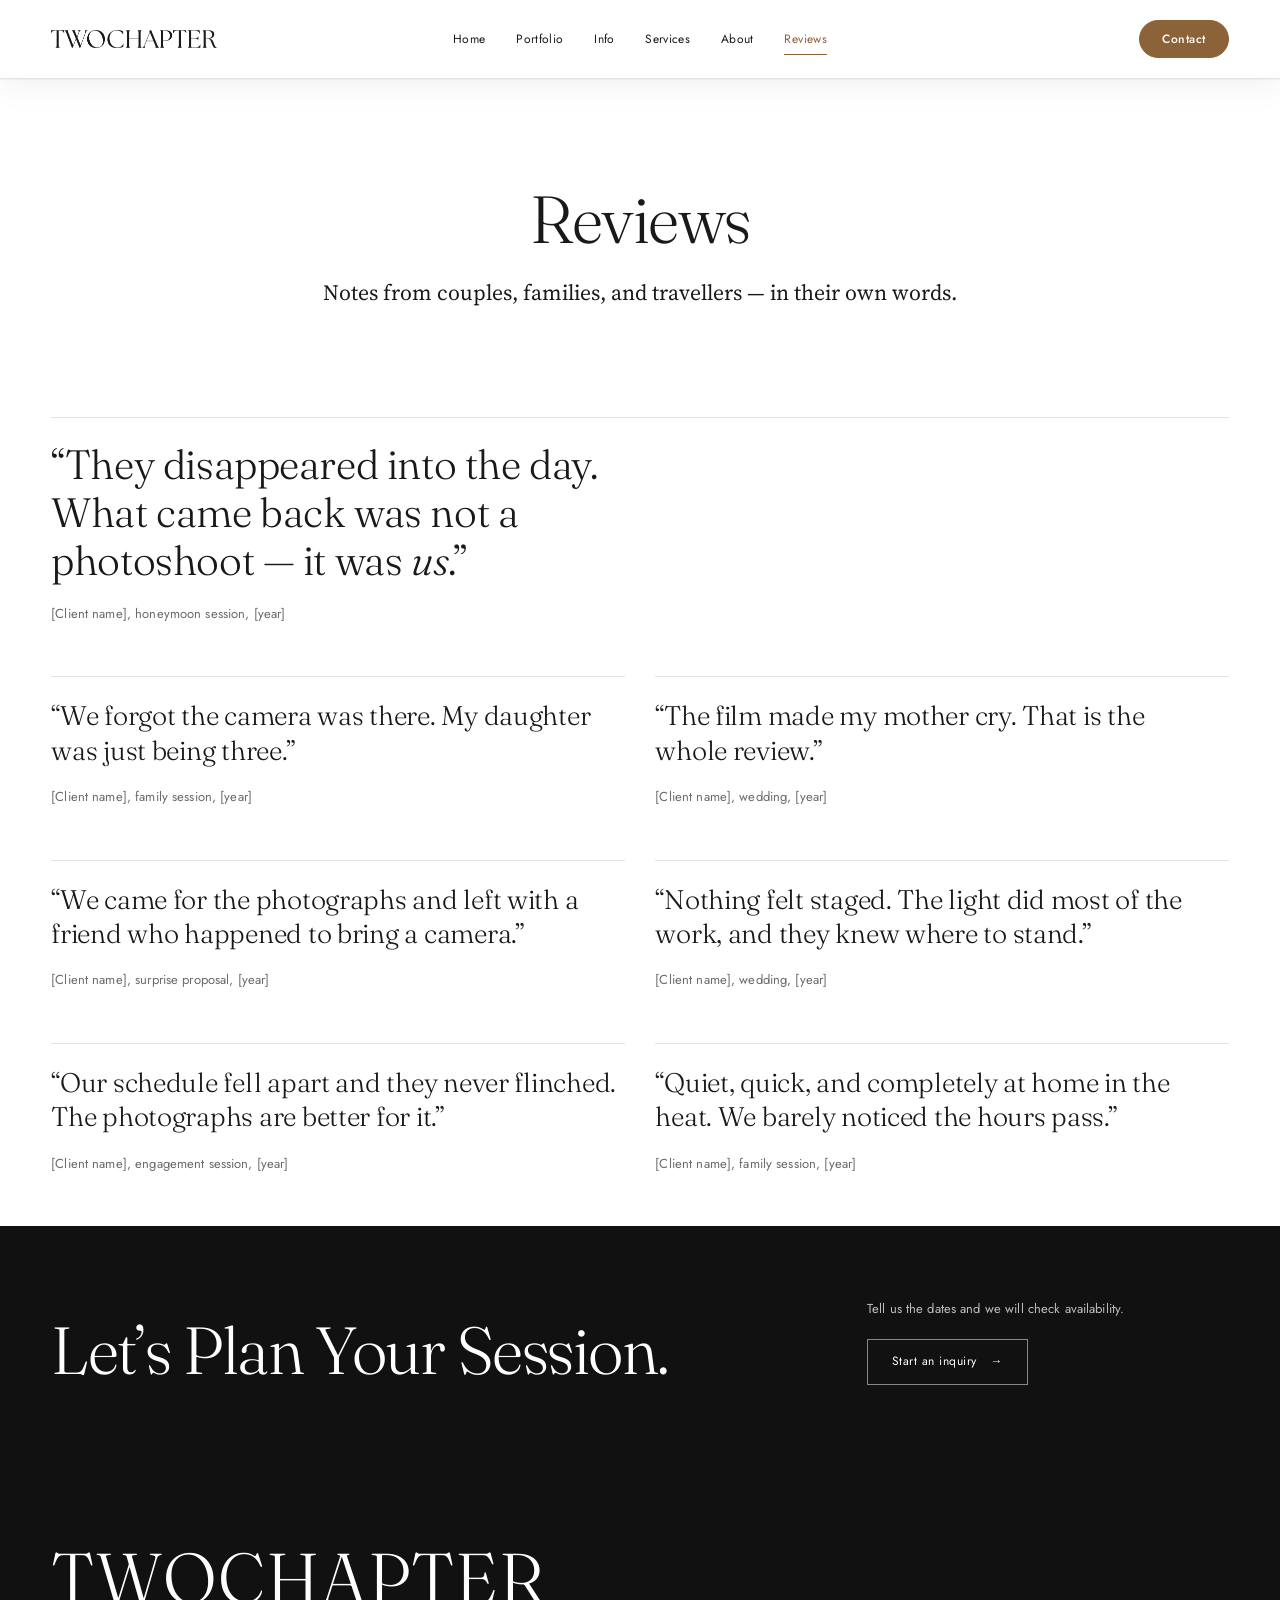
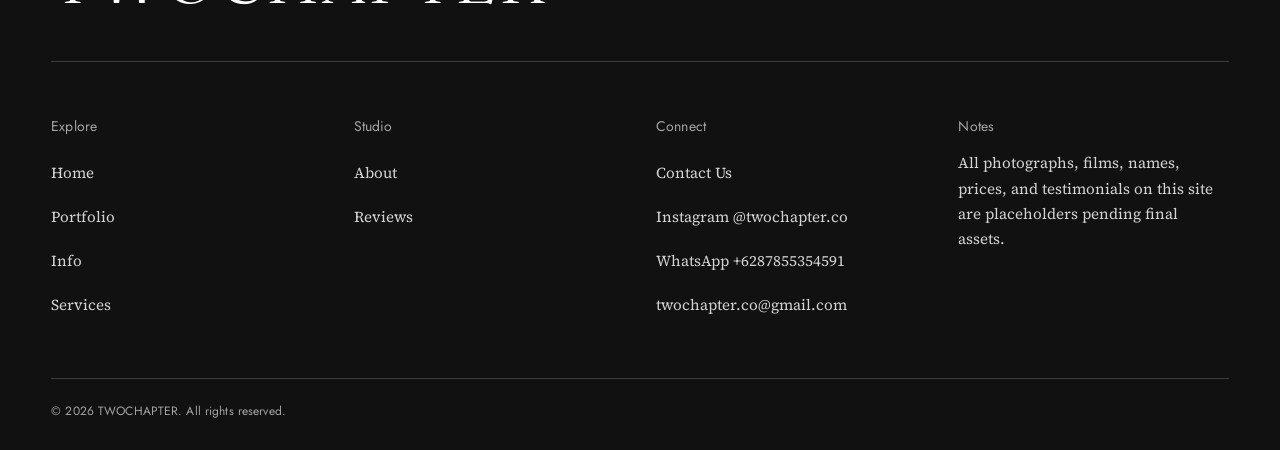
<file: reviews.html>
<!DOCTYPE html>
<html lang="en">
<head>
  <meta charset="utf-8">
  <meta name="viewport" content="width=device-width, initial-scale=1">
  <title>Reviews — TWOCHAPTER</title>
  <meta name="description" content="Words from couples, families, and travellers photographed by TWOCHAPTER in Bali. Placeholder reviews pending client permission.">
  <meta name="theme-color" content="#FFFFFF">
  <link rel="icon" href="assets/img/favicon.svg" type="image/svg+xml">
  <link rel="preconnect" href="https://fonts.googleapis.com">
  <link rel="preconnect" href="https://fonts.gstatic.com" crossorigin>
  <link href="https://fonts.googleapis.com/css2?family=Fraunces:ital,opsz,wght@0,9..144,300;0,9..144,400;1,9..144,300;1,9..144,400&family=Jost:wght@300;400;500&family=Source+Serif+4:ital,opsz,wght@0,8..60,300;0,8..60,400;0,8..60,600;1,8..60,300&display=swap" rel="stylesheet">
  <link rel="stylesheet" href="assets/css/style.css?v=50">
  <script>document.documentElement.classList.add('js');</script>
</head>
<body>
  <a class="skip-link" href="#main">Skip to content</a>

    <header class="site-header site-header--solid" data-header>
    <div class="container header-inner">
      <a class="brand" href="index.html" aria-label="TWOCHAPTER — home">
        <span class="brand__logo" aria-hidden="true"></span>
      </a>

      <nav class="nav nav--primary" aria-label="Primary">
        <a href="index.html">Home</a>
        <a href="portfolio.html">Portfolio</a>
        <a href="info.html">Info</a>
        <a href="services.html">Services</a>
        <a href="about.html">About</a>
        <a href="reviews.html" aria-current="page">Reviews</a>
      </nav>

      <div class="header-actions">
        <a class="btn btn--pill" href="contact.html">Contact</a>
        <button class="nav-toggle" type="button" aria-expanded="false" aria-controls="nav-drawer" data-menu-open>
          <span class="sr-only">Open menu</span>
          <span class="nav-toggle__bars" aria-hidden="true"></span>
        </button>
      </div>
    </div>
  </header>

  <div class="nav-drawer" id="nav-drawer" aria-hidden="true" data-drawer>
    <div class="container nav-drawer__head">
      <a class="brand" href="index.html" aria-label="TWOCHAPTER — home">
        <span class="brand__logo" aria-hidden="true"></span>
      </a>
      <button class="nav-drawer__close" type="button" data-menu-close>
        Close <span aria-hidden="true">✕</span>
      </button>
    </div>
    <nav class="container nav-drawer__nav" aria-label="Mobile">
      <a href="index.html">Home</a>
      <a href="portfolio.html">Portfolio</a>
      <a href="info.html">Info</a>
      <a href="services.html">Services</a>
      <a href="about.html">About</a>
      <a href="reviews.html" aria-current="page">Reviews</a>
      <a href="contact.html">Contact</a>
    </nav>
  </div>

  <main id="main">
    <section class="page-hero">
      <div class="container">
        <div class="page-hero__top">
          <h1 class="display-2 reveal">Reviews</h1>
        </div>
        <p class="lede reveal">Notes from couples, families, and travellers — in their own words.</p>
      </div>
    </section>

    <section class="section section--tight" aria-labelledby="reviews-title">
      <div class="container">
        <h2 class="sr-only" id="reviews-title">Client Reviews</h2>

        <div class="review-grid">
          <article class="review review--wide reveal">
            <blockquote>“They disappeared into the day. What came back was not a photoshoot — it was <em>us</em>.”</blockquote>
            <cite>[Client name], honeymoon session, [year]</cite>
          </article>

          <article class="review reveal">
            <blockquote>“We forgot the camera was there. My daughter was just being three.”</blockquote>
            <cite>[Client name], family session, [year]</cite>
          </article>

          <article class="review reveal reveal-delay-1">
            <blockquote>“The film made my mother cry. That is the whole review.”</blockquote>
            <cite>[Client name], wedding, [year]</cite>
          </article>

          <article class="review reveal">
            <blockquote>“We came for the photographs and left with a friend who happened to bring a camera.”</blockquote>
            <cite>[Client name], surprise proposal, [year]</cite>
          </article>

          <article class="review reveal reveal-delay-1">
            <blockquote>“Nothing felt staged. The light did most of the work, and they knew where to stand.”</blockquote>
            <cite>[Client name], wedding, [year]</cite>
          </article>

          <article class="review reveal">
            <blockquote>“Our schedule fell apart and they never flinched. The photographs are better for it.”</blockquote>
            <cite>[Client name], engagement session, [year]</cite>
          </article>

          <article class="review reveal reveal-delay-1">
            <blockquote>“Quiet, quick, and completely at home in the heat. We barely noticed the hours pass.”</blockquote>
            <cite>[Client name], family session, [year]</cite>
          </article>
        </div>
      </div>
    </section>

    <section class="section section--dark" aria-labelledby="cta-title">
      <div class="container cta">
        <div class="reveal">
          <h2 class="display-2" id="cta-title">Let’s Plan Your Session.</h2>
        </div>
        <div class="cta__aside reveal reveal-delay-1">
          <p>Tell us the dates and we will check availability.</p>
          <a class="btn btn--light" href="contact.html">Start an inquiry <span class="arrow" aria-hidden="true">→</span></a>
        </div>
      </div>
    </section>
  </main>

  <footer class="site-footer">
    <div class="container">
      <div class="footer-top">
        <p class="footer-word">TWOCHAPTER</p>
      </div>

      <div class="footer-grid">
        <div>
          <h2 class="footer-label">Explore</h2>
          <a href="index.html">Home</a>
          <a href="portfolio.html">Portfolio</a>
          <a href="info.html">Info</a>
          <a href="services.html">Services</a>
        </div>
        <div>
          <h2 class="footer-label">Studio</h2>
          <a href="about.html">About</a>
          <a href="reviews.html">Reviews</a>
        </div>
        <div>
          <h2 class="footer-label">Connect</h2>
          <a href="contact.html">Contact Us</a>
          <a href="https://www.instagram.com/twochapter.co/" target="_blank" rel="noopener">Instagram @twochapter.co</a>
          <a href="https://wa.me/6287855354591" target="_blank" rel="noopener">WhatsApp +6287855354591</a>
          <a href="mailto:twochapter.co@gmail.com">twochapter.co@gmail.com</a>
        </div>
        <div>
          <h2 class="footer-label">Notes</h2>
          <p>All photographs, films, names, prices, and testimonials on this site are placeholders pending final assets.</p>
        </div>
      </div>

      <div class="footer-bottom">
        <p>© <span data-year>2026</span> TWOCHAPTER. All rights reserved.</p>
      </div>
    </div>
  </footer>

  <script src="assets/js/main.js?v=6"></script>
</body>
</html>
</file>
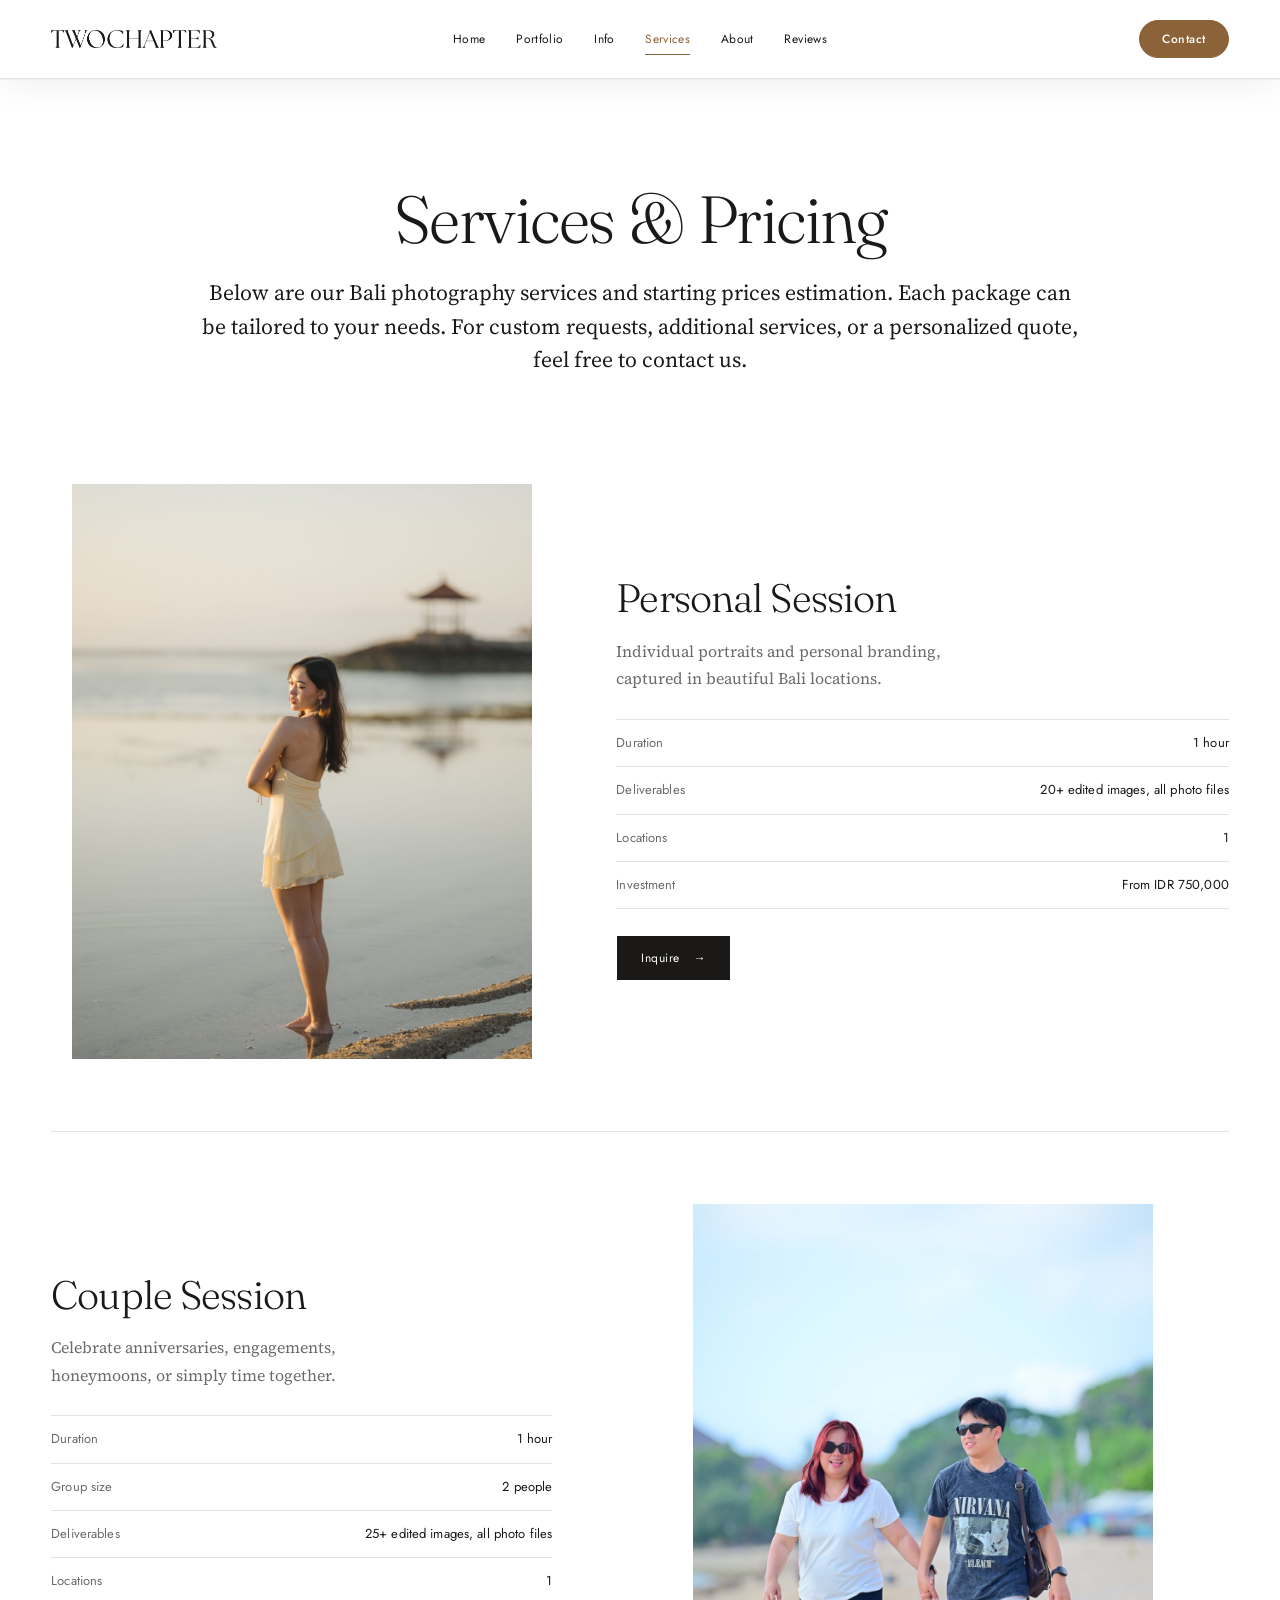
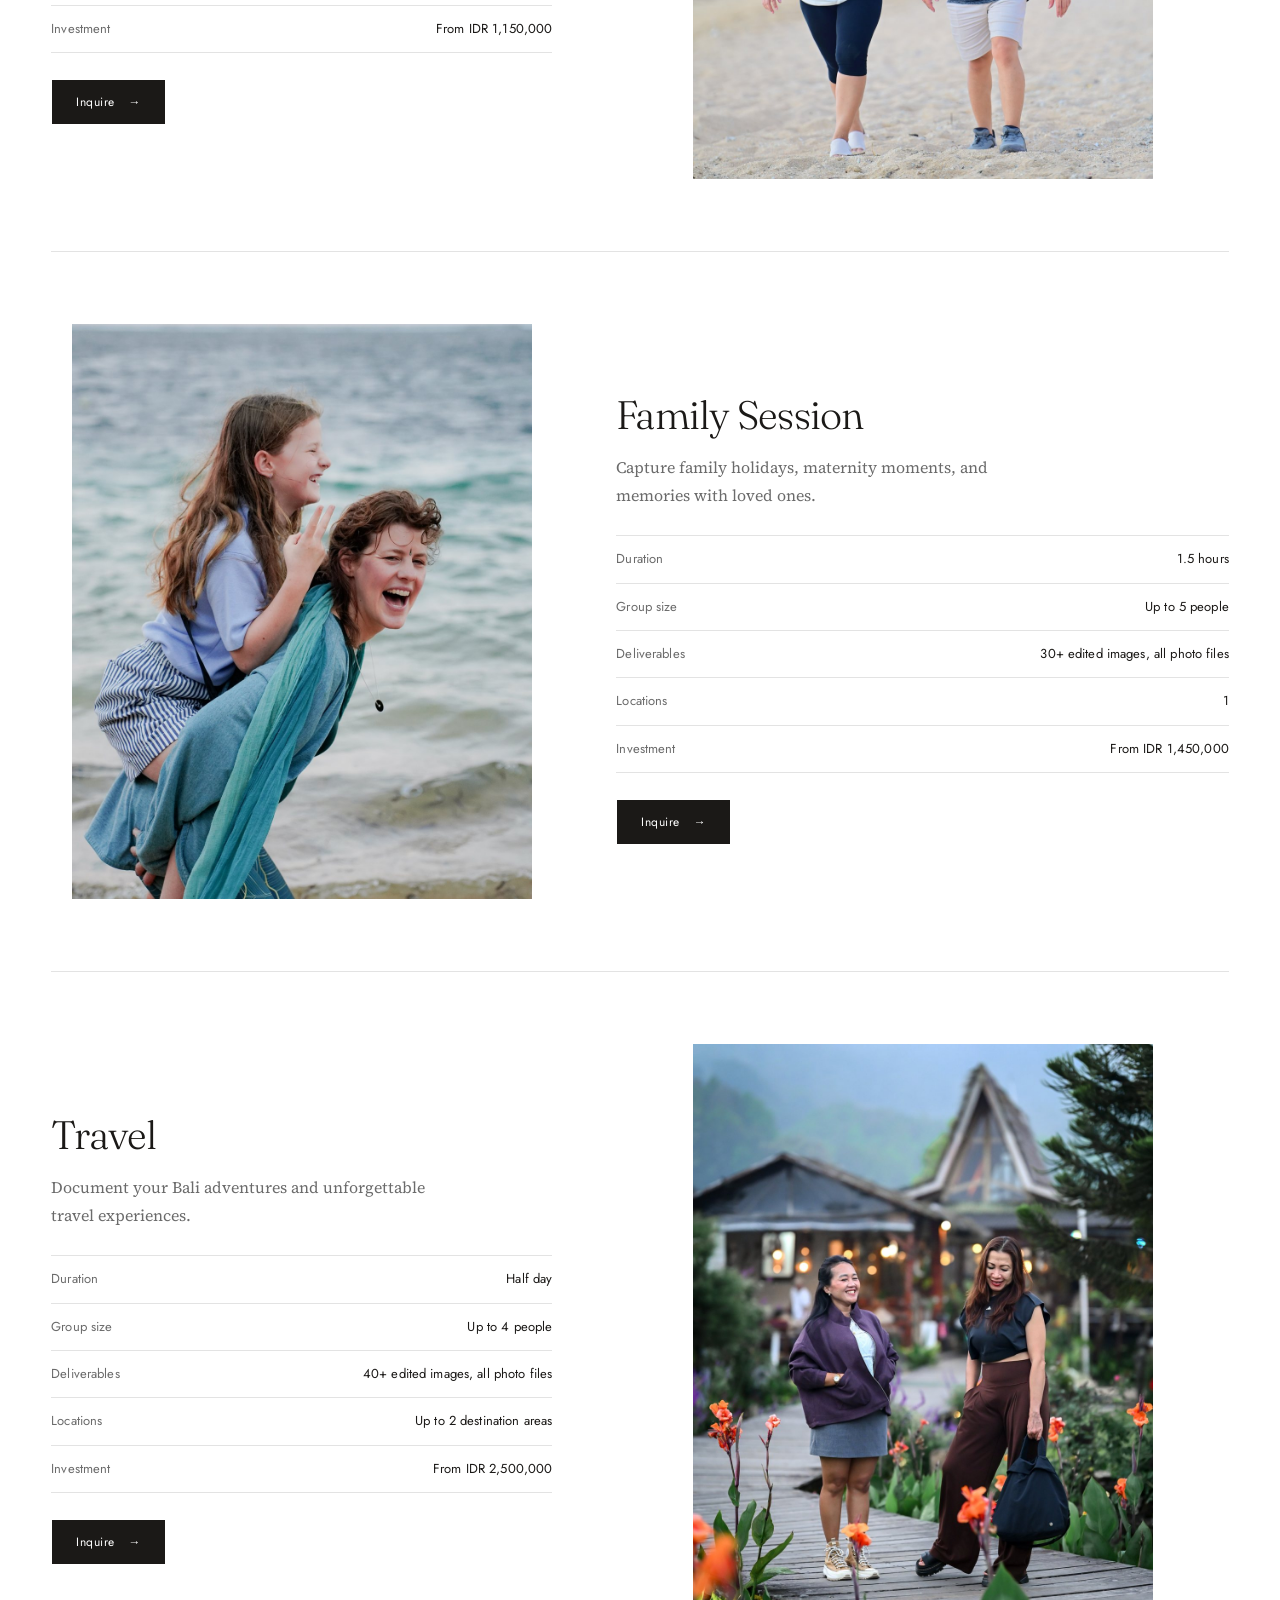
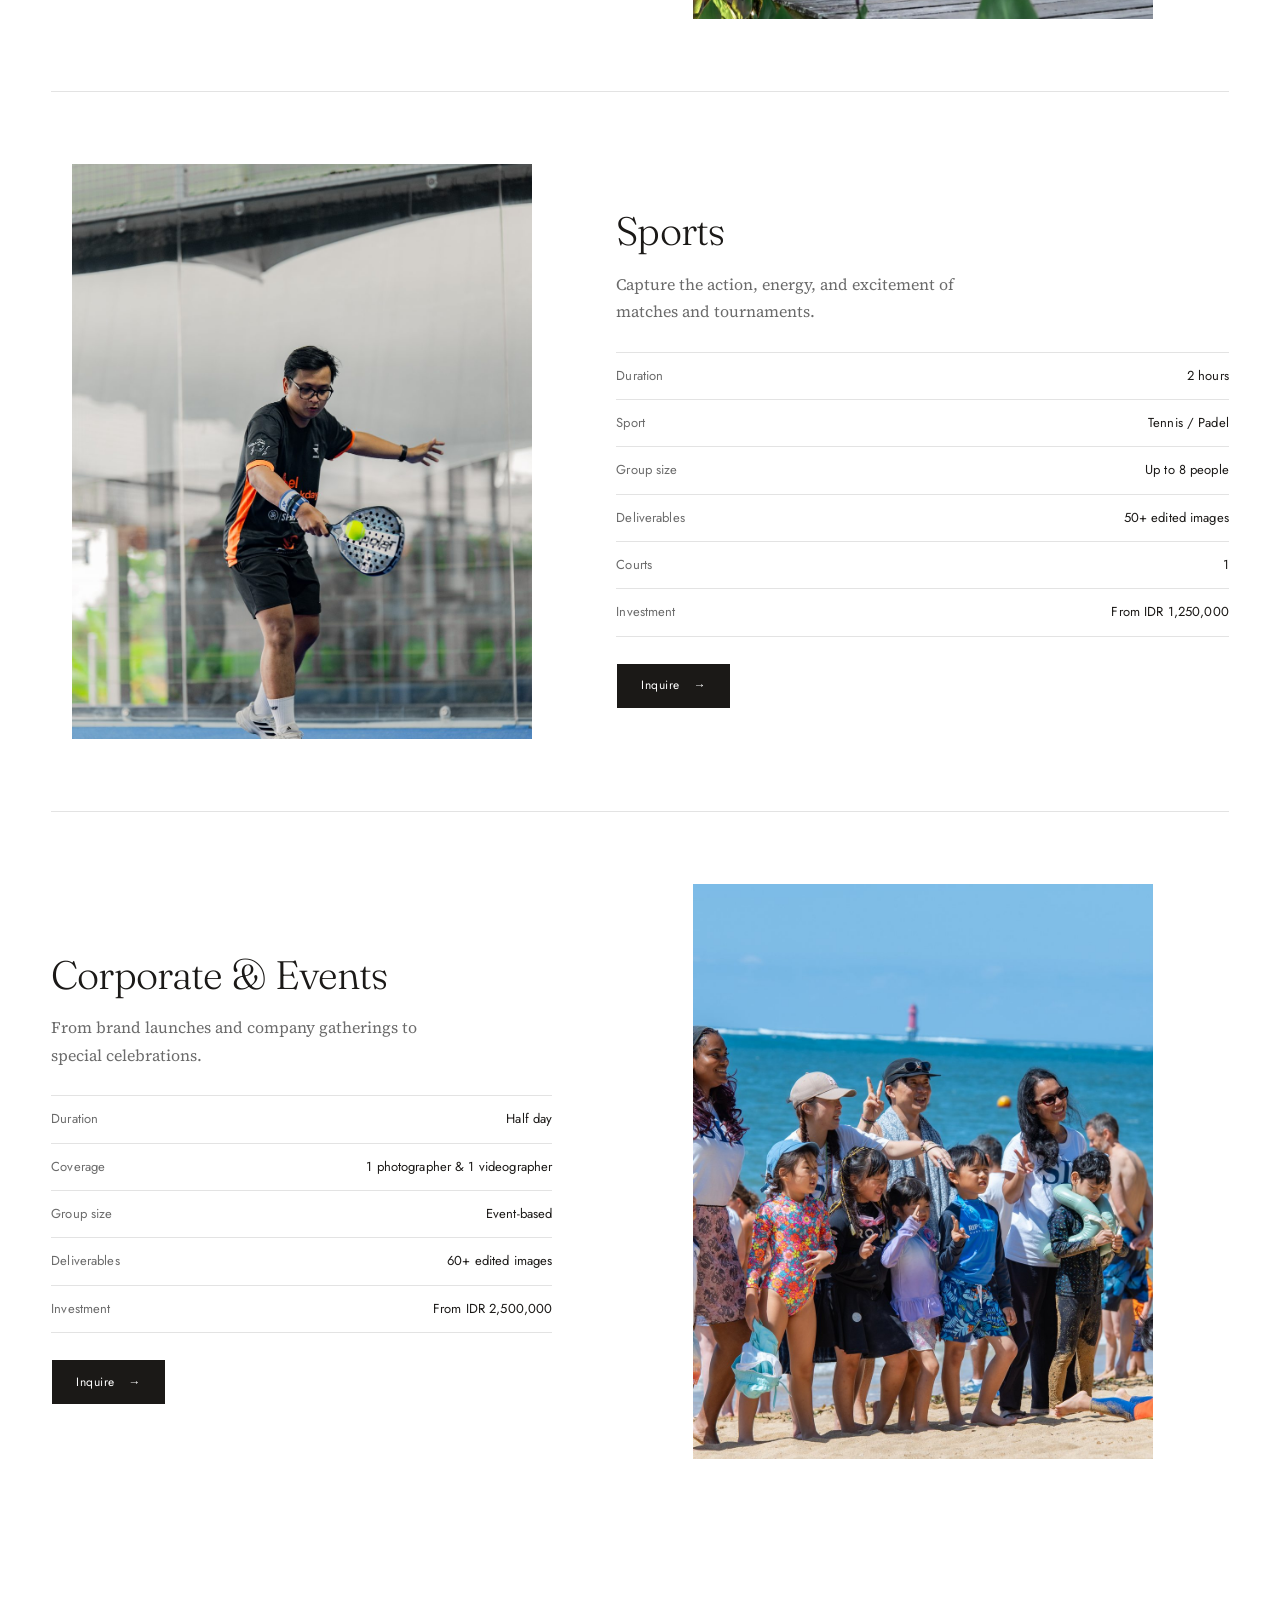
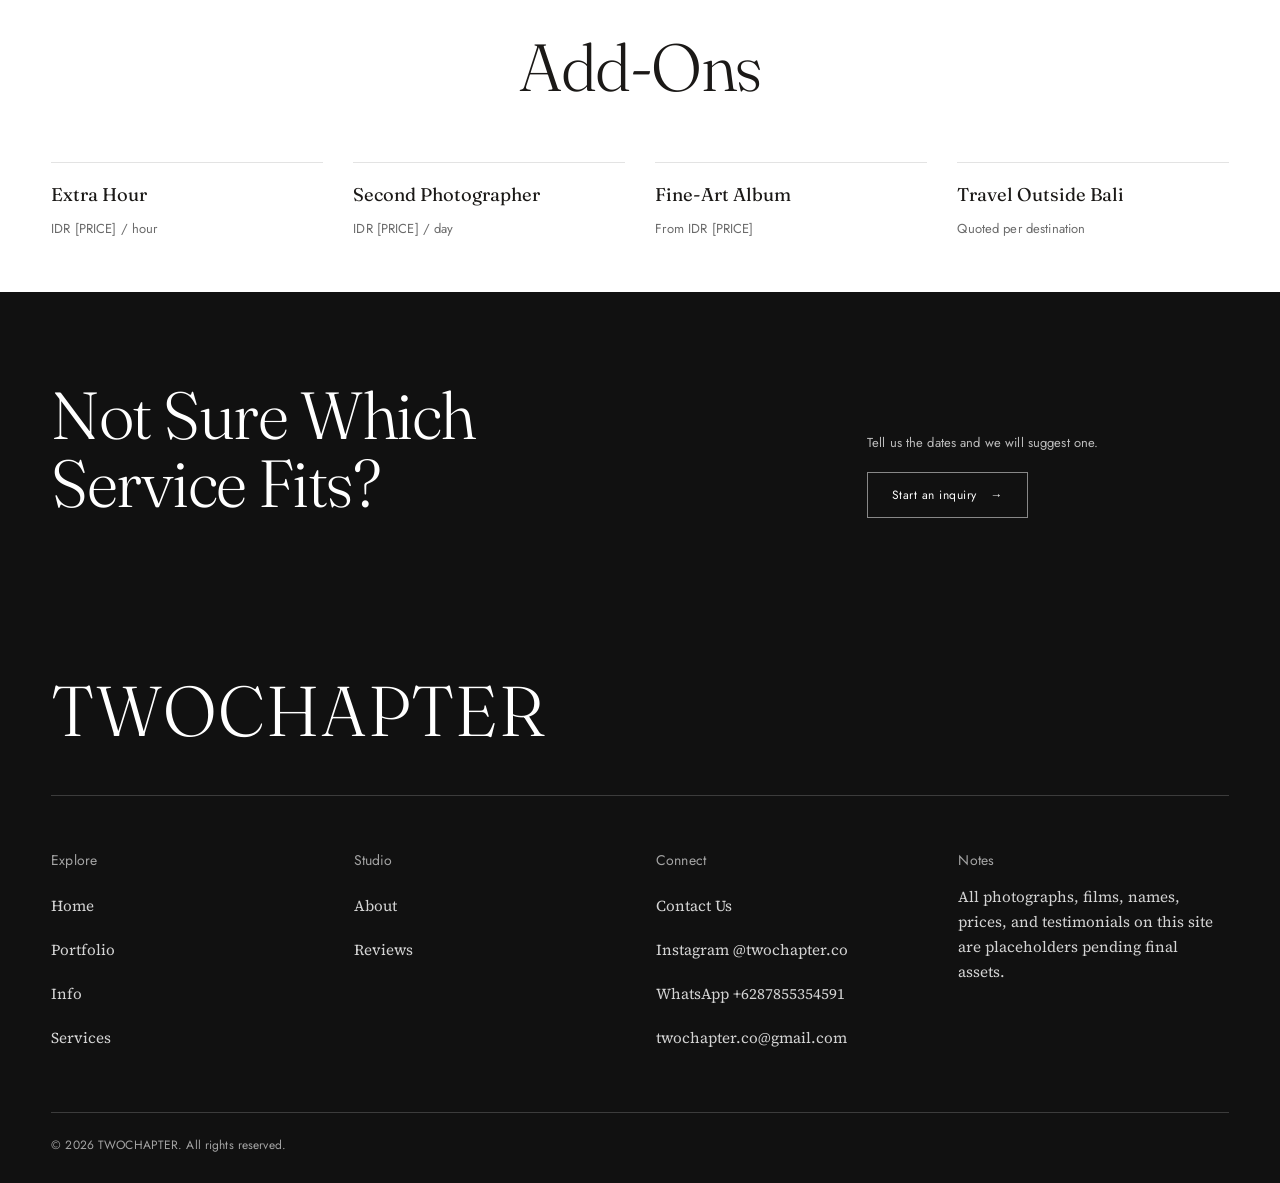
<file: services.html>
<!DOCTYPE html>
<html lang="en">
<head>
  <meta charset="utf-8">
  <meta name="viewport" content="width=device-width, initial-scale=1">
  <title>Services &amp; Pricing — TWOCHAPTER</title>
  <meta name="description" content="Photography packages in Bali for personal, couple, family, travel, sports, and corporate sessions. Inclusions and starting prices.">
  <meta name="theme-color" content="#FFFFFF">
  <link rel="icon" href="assets/img/favicon.svg" type="image/svg+xml">
  <link rel="preconnect" href="https://fonts.googleapis.com">
  <link rel="preconnect" href="https://fonts.gstatic.com" crossorigin>
  <link href="https://fonts.googleapis.com/css2?family=Fraunces:ital,opsz,wght@0,9..144,300;0,9..144,400;1,9..144,300;1,9..144,400&family=Jost:wght@300;400;500&family=Source+Serif+4:ital,opsz,wght@0,8..60,300;0,8..60,400;0,8..60,600;1,8..60,300&display=swap" rel="stylesheet">
  <link rel="stylesheet" href="assets/css/style.css?v=50">
  <script>document.documentElement.classList.add('js');</script>
</head>
<body>
  <a class="skip-link" href="#main">Skip to content</a>

    <header class="site-header site-header--solid" data-header>
    <div class="container header-inner">
      <a class="brand" href="index.html" aria-label="TWOCHAPTER — home">
        <span class="brand__logo" aria-hidden="true"></span>
      </a>

      <nav class="nav nav--primary" aria-label="Primary">
        <a href="index.html">Home</a>
        <a href="portfolio.html">Portfolio</a>
        <a href="info.html">Info</a>
        <a href="services.html" aria-current="page">Services</a>
        <a href="about.html">About</a>
        <a href="reviews.html">Reviews</a>
      </nav>

      <div class="header-actions">
        <a class="btn btn--pill" href="contact.html">Contact</a>
        <button class="nav-toggle" type="button" aria-expanded="false" aria-controls="nav-drawer" data-menu-open>
          <span class="sr-only">Open menu</span>
          <span class="nav-toggle__bars" aria-hidden="true"></span>
        </button>
      </div>
    </div>
  </header>

  <div class="nav-drawer" id="nav-drawer" aria-hidden="true" data-drawer>
    <div class="container nav-drawer__head">
      <a class="brand" href="index.html" aria-label="TWOCHAPTER — home">
        <span class="brand__logo" aria-hidden="true"></span>
      </a>
      <button class="nav-drawer__close" type="button" data-menu-close>
        Close <span aria-hidden="true">✕</span>
      </button>
    </div>
            <nav class="container nav-drawer__nav" aria-label="Mobile">
          <a href="index.html">Home</a>
          <a href="portfolio.html">Portfolio</a>
          <a href="info.html">Info</a>
          <a href="services.html" aria-current="page">Services</a>
          <a href="about.html">About</a>
          <a href="reviews.html">Reviews</a>
          <a href="contact.html">Contact</a>
    </nav>
  </div>

  <main id="main">
    <section class="page-hero">
      <div class="container">
        <div class="page-hero__top">
          <h1 class="display-2 reveal">Services &amp; Pricing</h1>
        </div>
        <p class="lede reveal">Below are our Bali photography services and starting prices estimation. Each package can be tailored to your needs. For custom requests, additional services, or a personalized quote, feel free to contact us.</p>
      </div>
    </section>

    <section class="section section--tight" aria-label="Photography services">
      <div class="container">

        <article class="service" id="personal">
          <div class="service__media reveal">
            <div class="media ratio-4x5">
              <img src="assets/img/services/personal.jpg" alt="Woman photographed on a Bali beach at golden hour during a personal portrait session" width="1080" height="1620" loading="lazy">
            </div>
          </div>
          <div class="service__body reveal reveal-delay-1">
            <h2 class="display-3">Personal Session</h2>
            <p class="service__desc">Individual portraits and personal branding, captured in beautiful Bali locations.</p>
            <dl class="service__facts">
              <div><dt>Duration</dt><dd>1 hour</dd></div>
              <div><dt>Deliverables</dt><dd>20+ edited images, all photo files</dd></div>
              <div><dt>Locations</dt><dd>1</dd></div>
              <div><dt>Investment</dt><dd>From IDR 750,000</dd></div>
            </dl>
            <div class="service__cta">
              <a class="btn btn--solid" href="contact.html?session=personal">Inquire <span class="arrow" aria-hidden="true">→</span></a>
            </div>
          </div>
        </article>

        <article class="service" id="couple">
          <div class="service__media reveal">
            <div class="media ratio-4x5">
              <img src="assets/img/services/couple.jpg" alt="Couple walking on a Bali beach during a relaxed couple session" width="1080" height="1620" loading="lazy">
            </div>
          </div>
          <div class="service__body reveal reveal-delay-1">
            <h2 class="display-3">Couple Session</h2>
            <p class="service__desc">Celebrate anniversaries, engagements, honeymoons, or simply time together.</p>
            <dl class="service__facts">
              <div><dt>Duration</dt><dd>1 hour</dd></div>
              <div><dt>Group size</dt><dd>2 people</dd></div>
              <div><dt>Deliverables</dt><dd>25+ edited images, all photo files</dd></div>
              <div><dt>Locations</dt><dd>1</dd></div>
              <div><dt>Investment</dt><dd>From IDR 1,150,000</dd></div>
            </dl>
            <div class="service__cta">
              <a class="btn btn--solid" href="contact.html?session=couple">Inquire <span class="arrow" aria-hidden="true">→</span></a>
            </div>
          </div>
        </article>

        <article class="service" id="family">
          <div class="service__media reveal">
            <div class="media ratio-4x5">
              <img src="assets/img/services/family.jpg" alt="Mother carrying her child on a Bali beach during a family session" width="1080" height="1620" loading="lazy">
            </div>
          </div>
          <div class="service__body reveal reveal-delay-1">
            <h2 class="display-3">Family Session</h2>
            <p class="service__desc">Capture family holidays, maternity moments, and memories with loved ones.</p>
            <dl class="service__facts">
              <div><dt>Duration</dt><dd>1.5 hours</dd></div>
              <div><dt>Group size</dt><dd>Up to 5 people</dd></div>
              <div><dt>Deliverables</dt><dd>30+ edited images, all photo files</dd></div>
              <div><dt>Locations</dt><dd>1</dd></div>
              <div><dt>Investment</dt><dd>From IDR 1,450,000</dd></div>
            </dl>
            <div class="service__cta">
              <a class="btn btn--solid" href="contact.html?session=family">Inquire <span class="arrow" aria-hidden="true">→</span></a>
            </div>
          </div>
        </article>

        <article class="service" id="travel">
          <div class="service__media reveal">
            <div class="media ratio-4x5">
              <img src="assets/img/services/travel.jpg" alt="Two travellers exploring a mountain village in Bali" width="1080" height="1620" loading="lazy">
            </div>
          </div>
          <div class="service__body reveal reveal-delay-1">
            <h2 class="display-3">Travel</h2>
            <p class="service__desc">Document your Bali adventures and unforgettable travel experiences.</p>
            <dl class="service__facts">
              <div><dt>Duration</dt><dd>Half day</dd></div>
              <div><dt>Group size</dt><dd>Up to 4 people</dd></div>
              <div><dt>Deliverables</dt><dd>40+ edited images, all photo files</dd></div>
              <div><dt>Locations</dt><dd>Up to 2 destination areas</dd></div>
              <div><dt>Investment</dt><dd>From IDR 2,500,000</dd></div>
            </dl>
            <div class="service__cta">
              <a class="btn btn--solid" href="contact.html?session=travel">Inquire <span class="arrow" aria-hidden="true">→</span></a>
            </div>
          </div>
        </article>

        <article class="service" id="sports">
          <div class="service__media reveal">
            <div class="media ratio-4x5">
              <img src="assets/img/services/sports.jpg?v=2" alt="Padel player in action on an indoor court in Bali" width="1080" height="1620" loading="lazy">
            </div>
          </div>
          <div class="service__body reveal reveal-delay-1">
            <h2 class="display-3">Sports</h2>
            <p class="service__desc">Capture the action, energy, and excitement of matches and tournaments.</p>
            <dl class="service__facts">
              <div><dt>Duration</dt><dd>2 hours</dd></div>
              <div><dt>Sport</dt><dd>Tennis / Padel</dd></div>
              <div><dt>Group size</dt><dd>Up to 8 people</dd></div>
              <div><dt>Deliverables</dt><dd>50+ edited images</dd></div>
              <div><dt>Courts</dt><dd>1</dd></div>
              <div><dt>Investment</dt><dd>From IDR 1,250,000</dd></div>
            </dl>
            <div class="service__cta">
              <a class="btn btn--solid" href="contact.html?session=sports">Inquire <span class="arrow" aria-hidden="true">→</span></a>
            </div>
          </div>
        </article>

        <article class="service" id="corporate-events">
          <div class="service__media reveal">
            <div class="media ratio-4x5">
              <img src="assets/img/services/events.jpg" alt="Group of people gathered on a Bali beach during an event" width="1080" height="1620" loading="lazy">
            </div>
          </div>
          <div class="service__body reveal reveal-delay-1">
            <h2 class="display-3">Corporate &amp; Events</h2>
            <p class="service__desc">From brand launches and company gatherings to special celebrations.</p>
            <dl class="service__facts">
              <div><dt>Duration</dt><dd>Half day</dd></div>
              <div><dt>Coverage</dt><dd>1 photographer &amp; 1 videographer</dd></div>
              <div><dt>Group size</dt><dd>Event-based</dd></div>
              <div><dt>Deliverables</dt><dd>60+ edited images</dd></div>
              <div><dt>Investment</dt><dd>From IDR 2,500,000</dd></div>
            </dl>
            <div class="service__cta">
              <a class="btn btn--solid" href="contact.html?session=corporate-events">Inquire <span class="arrow" aria-hidden="true">→</span></a>
            </div>
          </div>
        </article>
      </div>
    </section>

    <!-- ADD-ONS -->
    <section class="section section--tight" aria-labelledby="addons-title">
      <div class="container">
        <div class="section-head reveal">
          <div class="section-head__copy">
            <h2 class="display-2" id="addons-title">Add-Ons</h2>
          </div>
        </div>
        <div class="addons">
          <article class="addon reveal">
            <h3>Extra Hour</h3>
            <p>IDR [PRICE] / hour</p>
          </article>
          <article class="addon reveal reveal-delay-1">
            <h3>Second Photographer</h3>
            <p>IDR [PRICE] / day</p>
          </article>
          <article class="addon reveal reveal-delay-2">
            <h3>Fine-Art Album</h3>
            <p>From IDR [PRICE]</p>
          </article>
          <article class="addon reveal reveal-delay-3">
            <h3>Travel Outside Bali</h3>
            <p>Quoted per destination</p>
          </article>
        </div>
      </div>
    </section>


    <section class="section section--dark" aria-labelledby="cta-title">
      <div class="container cta">
        <div class="reveal">
          <h2 class="display-2" id="cta-title">Not Sure Which Service Fits?</h2>
        </div>
        <div class="cta__aside reveal reveal-delay-1">
          <p>Tell us the dates and we will suggest one.</p>
          <a class="btn btn--light" href="contact.html">Start an inquiry <span class="arrow" aria-hidden="true">→</span></a>
        </div>
      </div>
    </section>
  </main>

  <footer class="site-footer">
    <div class="container">
      <div class="footer-top">
        <p class="footer-word">TWOCHAPTER</p>
      </div>

      <div class="footer-grid">
        <div>
          <h2 class="footer-label">Explore</h2>
          <a href="index.html">Home</a>
          <a href="portfolio.html">Portfolio</a>
          <a href="info.html">Info</a>
          <a href="services.html">Services</a>
        </div>
        <div>
          <h2 class="footer-label">Studio</h2>
          <a href="about.html">About</a>
          <a href="reviews.html">Reviews</a>
        </div>
        <div>
          <h2 class="footer-label">Connect</h2>
          <a href="contact.html">Contact Us</a>
          <a href="https://www.instagram.com/twochapter.co/" target="_blank" rel="noopener">Instagram @twochapter.co</a>
          <a href="https://wa.me/6287855354591" target="_blank" rel="noopener">WhatsApp +6287855354591</a>
          <a href="mailto:twochapter.co@gmail.com">twochapter.co@gmail.com</a>
        </div>
        <div>
          <h2 class="footer-label">Notes</h2>
          <p>All photographs, films, names, prices, and testimonials on this site are placeholders pending final assets.</p>
        </div>
      </div>

      <div class="footer-bottom">
        <p>© <span data-year>2026</span> TWOCHAPTER. All rights reserved.</p>
      </div>
    </div>
  </footer>

  <script src="assets/js/main.js?v=6"></script>
</body>
</html>
</file>
<file: assets/css/style.css>
/* ==========================================================================
   TWOCHAPTER — Sun-Faded Editorial
   Hand-written CSS. No framework. Author: TWOCHAPTER site build.
   ========================================================================== */

/* ---------- 1. Tokens ---------- */
:root {
  /* Colour (contrast verified in DESIGN-BRIEF.md) */
  --paper: #ffffff;
  --paper-deep: #f5f5f5;
  --ink: #1b1917;
  --muted: #6b6b6b;
  --brass: #8c6239;
  --brass-soft: #a67c52;
  --sand: #dcdcdc;
  --line: #e3e3e3;
  --line-strong: #8c8c8c;
  --charcoal: #111111;
  --ivory: #ffffff;
  --cream: #faf6ee;

  /* Type */
  --font-display: "Fraunces", "Iowan Old Style", Georgia, serif;
  --font-body: "Source Serif 4", "Iowan Old Style", Georgia, serif;
  --font-ui: "Jost", "Helvetica Neue", Arial, sans-serif;

  /* Layout */
  --gutter: clamp(20px, 4vw, 56px);
  --section: clamp(48px, 5.5vw, 80px);
  --gap: clamp(16px, 2.4vw, 34px);
  --max: 1440px;
  --header-h: 78px;

  /* Motion */
  --ease: cubic-bezier(0.22, 0.61, 0.36, 1);
  --dur: 0.7s;

  /* Grain */
  --grain: url("data:image/svg+xml,%3Csvg xmlns='http://www.w3.org/2000/svg' width='140' height='140'%3E%3Cfilter id='n'%3E%3CfeTurbulence type='fractalNoise' baseFrequency='.85' numOctaves='2' stitchTiles='stitch'/%3E%3C/filter%3E%3Crect width='140' height='140' filter='url(%23n)' opacity='.32'/%3E%3C/svg%3E");
}

/* ---------- 2. Reset & base ---------- */
*,
*::before,
*::after {
  box-sizing: border-box;
}

html {
  -webkit-text-size-adjust: 100%;
  scroll-behavior: smooth;
}

@media (prefers-reduced-motion: reduce) {
  html {
    scroll-behavior: auto;
  }
}

body {
  margin: 0;
  background: var(--paper);
  color: var(--ink);
  font-family: var(--font-body);
  font-size: clamp(1rem, 1.1vw, 1.125rem);
  font-weight: 400;
  line-height: 1.72;
  text-rendering: optimizeLegibility;
  -webkit-font-smoothing: antialiased;
}

body.is-locked {
  overflow: hidden;
}

h1,
h2,
h3,
h4,
p,
figure,
blockquote,
dl,
dd {
  margin: 0;
}

ul,
ol {
  margin: 0;
  padding: 0;
  list-style: none;
}

img,
svg {
  display: block;
  max-width: 100%;
}

a {
  color: inherit;
  text-decoration: none;
}

button,
input,
select,
textarea {
  font: inherit;
  color: inherit;
}

button {
  cursor: pointer;
}

::selection {
  background: var(--brass);
  color: var(--ivory);
}

:focus-visible {
  outline: 2px solid var(--brass);
  outline-offset: 4px;
}

/* ---------- 3. Utilities ---------- */
.container {
  width: 100%;
  max-width: var(--max);
  margin-inline: auto;
  padding-inline: var(--gutter);
}

.section {
  padding-block: var(--section);
}

.section--tight {
  padding-block: clamp(36px, 4vw, 56px);
}

.section--page-start {
  padding-top: calc(var(--header-h) + clamp(32px, 5vw, 56px));
}

.section--album {
  padding-top: clamp(20px, 2.5vw, 36px);
}

.section--cream {
  background: var(--cream);
}

.section--dark {
  background: var(--charcoal);
  color: var(--ivory);
}

.grid {
  display: grid;
  grid-template-columns: repeat(12, minmax(0, 1fr));
  gap: var(--gap);
}

.rule {
  height: 1px;
  background: var(--line);
  border: 0;
  margin: 0;
}

.rule--dark {
  background: rgba(255, 255, 255, 0.2);
}

.sr-only {
  position: absolute;
  width: 1px;
  height: 1px;
  padding: 0;
  margin: -1px;
  overflow: hidden;
  clip: rect(0 0 0 0);
  white-space: nowrap;
  border: 0;
}

.skip-link {
  position: fixed;
  top: 12px;
  left: 12px;
  z-index: 400;
  transform: translateY(-160%);
  background: var(--ink);
  color: var(--ivory);
  padding: 13px 18px;
  font-family: var(--font-ui);
  font-size: 12px;
  letter-spacing: 0.02em;
  transition: transform 0.2s var(--ease);
}

.skip-link:focus {
  transform: translateY(0);
}

.display-1,
.display-2,
.display-3,
.display-4 {
  font-family: var(--font-display);
  font-weight: 300;
  font-optical-sizing: auto;
  letter-spacing: -0.022em;
  line-height: 1.02;
  text-wrap: balance;
}

.display-1 {
  font-size: clamp(3rem, 9.6vw, 8.6rem);
  line-height: 0.9;
}

.display-2 {
  font-size: clamp(2.35rem, 5.2vw, 4.6rem);
}

.display-3 {
  font-size: clamp(1.8rem, 3.1vw, 2.7rem);
  line-height: 1.1;
}

.display-4 {
  font-size: clamp(1.3rem, 1.8vw, 1.7rem);
  line-height: 1.2;
}

.italic {
  font-style: italic;
}

.lede {
  font-size: clamp(1.12rem, 1.7vw, 1.45rem);
  line-height: 1.55;
  color: var(--ink);
  text-wrap: pretty;
}

.prose p + p {
  margin-top: 1.1em;
}

.prose {
  max-width: 64ch;
}

.prose--narrow {
  max-width: 52ch;
}

.text-muted {
  color: var(--muted);
}

.text-brass {
  color: var(--brass);
}

.placeholder {
  color: var(--brass);
  font-family: var(--font-ui);
  font-size: 0.82em;
  letter-spacing: 0.04em;
}

.note {
  font-family: var(--font-ui);
  font-size: 12px;
  letter-spacing: 0.01em;
  line-height: 1.6;
  color: var(--muted);
}

/* ---------- 5. Buttons & links ---------- */
.btn {
  --btn-fg: var(--ink);
  --btn-bg: transparent;
  display: inline-flex;
  align-items: center;
  justify-content: center;
  gap: 14px;
  min-height: 46px;
  padding: 0 24px;
  border: 1px solid currentColor;
  background: var(--btn-bg);
  color: var(--btn-fg);
  font-family: var(--font-ui);
  font-size: 12px;
  font-weight: 400;
  letter-spacing: 0.04em;
  text-transform: none;
  transition: color 0.3s var(--ease), background-color 0.3s var(--ease),
    border-color 0.3s var(--ease);
}

.btn:hover,
.btn:focus-visible {
  background: var(--ink);
  border-color: var(--ink);
  color: var(--ivory);
}

.btn--solid {
  background: var(--ink);
  color: var(--ivory);
}

.btn--solid:hover,
.btn--solid:focus-visible {
  background: var(--brass);
  border-color: var(--brass);
}

.btn--light {
  color: var(--ivory);
  border-color: rgba(255, 255, 255, 0.5);
}

.btn--light:hover,
.btn--light:focus-visible {
  background: var(--ivory);
  border-color: var(--ivory);
  color: var(--charcoal);
}

.btn--pill {
  min-height: 38px;
  padding: 0 22px;
  border-radius: 999px;
  background: var(--brass);
  border-color: var(--brass);
  color: var(--ivory);
  font-weight: 500;
}

.btn--pill:hover,
.btn--pill:focus-visible {
  background: var(--ink);
  border-color: var(--ink);
  color: var(--ivory);
}

.btn--pill[aria-current="page"] {
  background: var(--ink);
  border-color: var(--ink);
}

.btn--pill--outline {
  background: transparent;
  color: var(--ink);
  border-color: var(--ink);
}

.btn--pill--outline:hover,
.btn--pill--outline:focus-visible {
  background: var(--ink);
  border-color: var(--ink);
  color: var(--ivory);
}

.btn .arrow {
  transition: transform 0.3s var(--ease);
}

.btn:hover .arrow {
  transform: translateX(4px);
}

.link-arrow {
  position: relative;
  display: inline-flex;
  align-items: center;
  gap: 10px;
  font-family: var(--font-ui);
  font-size: 12px;
  font-weight: 400;
  letter-spacing: 0.02em;
  text-transform: none;
  border-bottom: 1px solid transparent;
  padding-bottom: 4px;
  transition: border-color 0.3s var(--ease), color 0.3s var(--ease);
}

/* Enlarge the hit area without moving the text. */
.link-arrow::before {
  content: "";
  position: absolute;
  inset: -11px 0;
}

.link-arrow:hover,
.link-arrow:focus-visible {
  border-color: currentColor;
  color: var(--brass);
}

.link-arrow .arrow {
  transition: transform 0.3s var(--ease);
}

.link-arrow:hover .arrow {
  transform: translateX(4px);
}

/* ---------- 6. Media placeholders ---------- */
.media {
  position: relative;
  overflow: hidden;
  background: var(--sand);
  isolation: isolate;
}

.media::before {
  content: "";
  position: absolute;
  inset: 0;
  z-index: -1;
  background:
    radial-gradient(115% 85% at 18% 12%, #e9e9e9 0%, transparent 56%),
    radial-gradient(85% 75% at 86% 28%, #bdbdbd 0%, transparent 62%),
    linear-gradient(158deg, #f2f2f2 0%, #cccccc 52%, #949494 100%);
}

.media::after {
  content: "";
  position: absolute;
  inset: 0;
  background-image: var(--grain);
  background-size: 140px 140px;
  opacity: 0.4;
  mix-blend-mode: overlay;
  pointer-events: none;
}

.media img {
  display: block;
  width: 100%;
  height: 100%;
  object-fit: cover;
  transition: transform 0.9s var(--ease);
}

.media:has(img)::after {
  display: none;
}

.media--a::before {
  background:
    radial-gradient(120% 90% at 15% 8%, #ececec 0%, transparent 55%),
    radial-gradient(80% 70% at 88% 32%, #b8b8b8 0%, transparent 62%),
    linear-gradient(150deg, #f4f4f4 0%, #cfcfcf 55%, #8a8a8a 100%);
}

.media--b::before {
  background:
    radial-gradient(110% 90% at 80% 10%, #e2e2e2 0%, transparent 58%),
    radial-gradient(90% 80% at 18% 70%, #b0b0b0 0%, transparent 62%),
    linear-gradient(165deg, #f0f0f0 0%, #bdbdbd 48%, #6f6f6f 100%);
}

.media--c::before {
  background:
    radial-gradient(115% 85% at 25% 20%, #e6e6e6 0%, transparent 58%),
    radial-gradient(80% 75% at 85% 75%, #a9a9a9 0%, transparent 60%),
    linear-gradient(145deg, #f1f1f1 0%, #c1c1c1 52%, #777777 100%);
}

.media--d::before {
  background:
    radial-gradient(110% 80% at 78% 12%, #c9c9c9 0%, transparent 56%),
    radial-gradient(90% 80% at 15% 80%, #8a8a8a 0%, transparent 62%),
    linear-gradient(160deg, #dedede 0%, #8c8c8c 50%, #3e3e3e 100%);
}

.media--e::before {
  background:
    radial-gradient(115% 85% at 20% 15%, #e6e6e6 0%, transparent 55%),
    radial-gradient(90% 80% at 82% 70%, #b9b9b9 0%, transparent 62%),
    linear-gradient(155deg, #f3f3f3 0%, #cccccc 52%, #828282 100%);
}

.ratio-4x5 {
  aspect-ratio: 4 / 5;
}

.ratio-3x2 {
  aspect-ratio: 3 / 2;
}

.ratio-1x1 {
  aspect-ratio: 1 / 1;
}

.ratio-5x4 {
  aspect-ratio: 5 / 4;
}

.ratio-16x9 {
  aspect-ratio: 16 / 9;
}

.ratio-tall {
  aspect-ratio: 3 / 4.4;
}

.media-zoom::before,
.work-item__media::before {
  transition: transform 0.9s var(--ease);
}

a:hover .media-zoom::before,
a:focus-visible .media-zoom::before,
.work-item:hover .work-item__media::before,
.work-item:focus-visible .work-item__media::before {
  transform: scale(1.03);
}

/* ---------- 7. Header ---------- */
.site-header {
  position: fixed;
  inset: 0 0 auto 0;
  z-index: 200;
  color: var(--ivory);
  transition: background-color 0.45s var(--ease), color 0.45s var(--ease),
    border-color 0.45s var(--ease), box-shadow 0.45s var(--ease),
    backdrop-filter 0.45s var(--ease);
  border-bottom: 1px solid transparent;
}

.site-header:not(.site-header--solid).is-scrolled {
  background: rgba(17, 17, 17, 0.94);
  color: var(--ivory);
  border-bottom-color: rgba(255, 255, 255, 0.12);
  backdrop-filter: blur(10px);
}

.site-header--solid {
  background: rgba(255, 255, 255, 0.94);
  color: var(--ink);
  border-bottom-color: var(--line);
  backdrop-filter: blur(10px);
  box-shadow: 0 1px 0 rgba(0, 0, 0, 0.03), 0 10px 30px rgba(0, 0, 0, 0.05);
}

.header-inner {
  display: grid;
  grid-template-columns: 1fr auto 1fr;
  align-items: center;
  gap: 20px;
  min-height: var(--header-h);
}

.nav {
  display: flex;
  align-items: center;
  gap: clamp(18px, 2.4vw, 36px);
}

.nav--primary {
  justify-content: center;
  white-space: nowrap;
}

.header-actions {
  display: flex;
  align-items: center;
  justify-content: flex-end;
  justify-self: end;
  gap: 14px;
}

.nav a {
  position: relative;
  font-family: var(--font-ui);
  font-size: 12px;
  font-weight: 400;
  letter-spacing: 0.03em;
  text-transform: none;
  padding-block: 6px;
  transition: color 0.3s var(--ease), opacity 0.3s var(--ease);
}

.nav a::after {
  content: "";
  position: absolute;
  left: 0;
  right: 0;
  bottom: 0;
  height: 1px;
  background: currentColor;
  transform: scaleX(0);
  transform-origin: left;
  transition: transform 0.35s var(--ease);
}

.nav a:hover::after,
.nav a:focus-visible::after,
.nav a[aria-current="page"]::after {
  transform: scaleX(1);
}

.nav a[aria-current="page"] {
  color: var(--brass-soft);
}

.site-header--solid .nav a[aria-current="page"] {
  color: var(--brass);
}

.brand {
  display: inline-flex;
  align-items: center;
  min-height: 44px;
  justify-self: start;
  color: inherit;
}

.brand__logo {
  display: block;
  width: clamp(136px, 13vw, 190px);
  aspect-ratio: 1317 / 143;
  background-color: currentColor;
  -webkit-mask: url("../img/wordmark.png?v=2") center / contain no-repeat;
  mask: url("../img/wordmark.png?v=2") center / contain no-repeat;
}

.nav-toggle {
  display: none;
  place-items: center;
  width: 44px;
  height: 44px;
  margin-right: -10px;
  border: 0;
  background: transparent;
  color: currentColor;
}

.nav-toggle__bars {
  position: relative;
  display: block;
  width: 24px;
  height: 10px;
}

.nav-toggle__bars::before,
.nav-toggle__bars::after {
  content: "";
  position: absolute;
  left: 0;
  width: 100%;
  height: 1px;
  background: currentColor;
  transition: transform 0.3s var(--ease), top 0.3s var(--ease);
}

.nav-toggle__bars::before {
  top: 0;
}

.nav-toggle__bars::after {
  top: 9px;
  width: 70%;
}

/* Drawer */
.nav-drawer {
  position: fixed;
  inset: 0;
  z-index: 300;
  display: flex;
  flex-direction: column;
  background: var(--paper);
  color: var(--ink);
  padding: 0;
  transform: translateY(-102%);
  visibility: hidden;
  transition: transform 0.55s var(--ease), visibility 0.55s;
}

.nav-drawer.is-open {
  transform: translateY(0);
  visibility: visible;
}

.nav-drawer__head {
  display: flex;
  align-items: center;
  justify-content: space-between;
  min-height: var(--header-h);
  border-bottom: 1px solid var(--line);
}

.nav-drawer__close {
  display: inline-flex;
  align-items: center;
  gap: 10px;
  min-height: 44px;
  border: 0;
  background: transparent;
  font-family: var(--font-ui);
  font-size: 12px;
  letter-spacing: 0.02em;
  color: var(--muted);
  padding: 12px 0;
}

.nav-drawer__nav {
  display: flex;
  flex-direction: column;
  padding-block: clamp(28px, 6vh, 64px);
  gap: clamp(8px, 1.6vh, 18px);
  overflow-y: auto;
}

.nav-drawer__nav a {
  display: flex;
  align-items: center;
  min-height: 48px;
  gap: 18px;
  font-family: var(--font-display);
  font-size: clamp(2rem, 8vw, 3.2rem);
  font-weight: 300;
  line-height: 1.12;
  letter-spacing: -0.02em;
}

.nav-drawer__nav a[aria-current="page"] {
  color: var(--brass);
  font-style: italic;
}

/* ---------- 8. Hero ---------- */
.hero {
  position: relative;
  isolation: isolate;
  display: flex;
  align-items: center;
  justify-content: center;
  min-height: 100svh;
  padding-top: calc(var(--header-h) + clamp(24px, 5vh, 56px));
  padding-bottom: clamp(40px, 8vh, 88px);
  color: var(--ivory);
  text-align: center;
  overflow: hidden;
}

.hero__media {
  position: absolute;
  inset: 0;
  z-index: -2;
  background-image: url("../img/hero-texture.jpg?v=2");
  background-size: cover;
  background-position: center;
  background-repeat: no-repeat;
}

.hero__scrim {
  position: absolute;
  inset: 0;
  z-index: -1;
  background: linear-gradient(
      180deg,
      rgba(14, 13, 11, 0.58) 0%,
      rgba(14, 13, 11, 0.24) 38%,
      rgba(14, 13, 11, 0.34) 68%,
      rgba(14, 13, 11, 0.62) 100%
    ),
    radial-gradient(78% 68% at 50% 52%, rgba(14, 13, 11, 0.34), transparent 76%);
}

.hero__content {
  position: relative;
  z-index: 1;
  width: 100%;
}

.hero h1 {
  max-width: 16ch;
  margin: 0 auto;
}

.hero h1 em {
  display: block;
  font-style: italic;
  color: var(--sand);
}

.hero__sub {
  max-width: 70ch;
  margin: clamp(18px, 3vh, 30px) auto 0;
  font-size: clamp(1rem, 1.35vw, 1.18rem);
  line-height: 1.6;
  color: rgba(255, 255, 255, 0.85);
}

.hero__sub-break {
  display: none;
}

@media (min-width: 620px) {
  .hero__sub-break {
    display: initial;
  }
}

.hero__scroll {
  position: absolute;
  left: 50%;
  bottom: clamp(20px, 4vh, 40px);
  z-index: 2;
  display: grid;
  place-items: center;
  width: 44px;
  height: 44px;
  color: rgba(255, 255, 255, 0.7);
  transform: translateX(-50%);
  transition: color 0.3s var(--ease);
}

.hero__scroll:hover,
.hero__scroll:focus-visible {
  color: #ffffff;
}

.hero__scroll-arrow {
  width: 10px;
  height: 10px;
  border-right: 1px solid currentColor;
  border-bottom: 1px solid currentColor;
  transform: rotate(45deg);
  animation: hero-scroll 1.8s var(--ease) infinite;
}

@keyframes hero-scroll {
  0%,
  100% {
    transform: translateY(-2px) rotate(45deg);
    opacity: 0.5;
  }

  50% {
    transform: translateY(5px) rotate(45deg);
    opacity: 1;
  }
}

@media (prefers-reduced-motion: reduce) {
  .hero__scroll-arrow {
    animation: none;
    opacity: 0.8;
  }
}

/* ---------- 9. Page hero (inner pages) ---------- */
.page-hero {
  padding-top: calc(var(--header-h) + clamp(56px, 9vw, 108px));
  padding-bottom: clamp(30px, 5vw, 56px);
}

.page-hero__top {
  display: flex;
  flex-wrap: wrap;
  align-items: flex-end;
  justify-content: center;
  gap: 28px;
  text-align: center;
}

.page-hero h1 {
  max-width: 18ch;
  margin-inline: auto;
}

.page-hero .lede {
  max-width: 80ch;
  margin: 22px auto 0;
  text-align: center;
}

.page-hero__band {
  margin-top: clamp(36px, 6vw, 64px);
}

.about-brand {
  display: flex;
  flex-direction: column;
  align-items: center;
  gap: clamp(16px, 2.4vw, 24px);
  margin-top: clamp(30px, 4.5vw, 52px);
}

.about-brand__logo {
  display: block;
  width: clamp(190px, 22vw, 280px);
  aspect-ratio: 1317 / 143;
  background-color: var(--ink);
  -webkit-mask: url("../img/wordmark.png?v=2") center / contain no-repeat;
  mask: url("../img/wordmark.png?v=2") center / contain no-repeat;
}

.about-brand__social {
  display: inline-flex;
  align-items: center;
  gap: 8px;
  font-family: var(--font-ui);
  font-size: 14px;
  letter-spacing: 0.01em;
  color: var(--muted);
  transition: color 0.3s var(--ease);
}

.about-brand__social:hover,
.about-brand__social:focus-visible {
  color: var(--brass);
}

.about-brand__social svg {
  width: 18px;
  height: 18px;
}

/* ---------- 10. Sections ---------- */
.section-head {
  display: flex;
  flex-direction: column;
  flex-wrap: wrap;
  align-items: center;
  justify-content: center;
  gap: 18px;
  margin-bottom: clamp(32px, 5vw, 60px);
  text-align: center;
}

.section-head__copy {
  max-width: 88ch;
}

.section-head h2 {
  margin-top: 0;
}

.section-head p {
  margin: 14px auto 0;
  color: var(--muted);
  max-width: 80ch;
}

.section-head__link {
  flex: none;
  padding-bottom: 4px;
  margin-top: 2px;
}

/* Studio intro */
.manifesto {
  display: grid;
  grid-template-columns: minmax(0, 0.85fr) minmax(0, 1.15fr);
  gap: clamp(28px, 3.5vw, 56px);
  align-items: center;
  max-width: 980px;
  margin-inline: auto;
}

.manifesto__portrait {
  width: 100%;
  max-width: 360px;
  margin-inline: auto;
}

.manifesto__text {
  max-width: 60ch;
}

.manifesto__copy {
  margin-top: clamp(22px, 3vw, 34px);
  color: var(--muted);
}

.manifesto__copy p + p {
  margin-top: 1.1em;
}

.manifesto__text .link-arrow {
  margin-top: clamp(22px, 3vw, 32px);
  color: var(--ink);
}

/* Service preview */
.service-preview {
  display: grid;
  grid-template-columns: repeat(6, minmax(0, 1fr));
  gap: clamp(12px, 1.6vw, 26px);
  align-items: start;
}

.service-preview__card {
  display: block;
  text-align: center;
}

.service-preview__card .media {
  margin-bottom: 20px;
}

.service-preview__card h3 {
  font-family: var(--font-display);
  font-size: clamp(1.05rem, 1.4vw, 1.35rem);
  font-weight: 400;
  letter-spacing: -0.01em;
  line-height: 1.2;
  transition: color 0.3s var(--ease);
}

.service-preview__card p {
  max-width: 30ch;
  margin: 10px auto 0;
  font-size: 0.92rem;
  line-height: 1.55;
  color: var(--muted);
}

.service-preview__card:hover h3,
.service-preview__card:focus-visible h3 {
  color: var(--brass);
}

.service-preview__card:hover .media img,
.service-preview__card:focus-visible .media img {
  transform: scale(1.03);
}

.service-preview__cta {
  display: flex;
  justify-content: center;
  margin-top: clamp(30px, 4vw, 48px);
}

/* Work grid */
.filters {
  display: flex;
  flex-wrap: wrap;
  gap: 10px 24px;
  margin-bottom: clamp(24px, 4vw, 40px);
}

.filter {
  position: relative;
  border: 0;
  background: transparent;
  padding: 4px 0;
  font-family: var(--font-ui);
  font-size: 12px;
  letter-spacing: 0.02em;
  text-transform: none;
  color: var(--muted);
  transition: color 0.3s var(--ease);
}

.filter::after {
  content: "";
  position: absolute;
  left: 0;
  right: 0;
  bottom: 0;
  height: 1px;
  background: currentColor;
  transform: scaleX(0);
  transform-origin: left;
  transition: transform 0.35s var(--ease);
}

/* 44px-tall hit area on touch screens, without changing the visual rhythm. */
.filter::before {
  content: "";
  position: absolute;
  inset: -10px -6px;
}

.filter:hover,
.filter[aria-pressed="true"] {
  color: var(--ink);
}

.filter[aria-pressed="true"]::after {
  transform: scaleX(1);
}

.work-grid {
  display: grid;
  grid-template-columns: repeat(3, minmax(0, 1fr));
  gap: clamp(18px, 2.6vw, 38px);
}

.work-item {
  position: relative;
  display: block;
  border: 0;
  padding: 0;
  background: transparent;
  text-align: left;
}

.work-item[hidden] {
  display: none;
}

.work-grid.is-filtered,
.portfolio-grid.is-filtered {
  grid-template-columns: repeat(3, minmax(0, 1fr));
}

.work-grid.is-filtered .work-item,
.portfolio-grid.is-filtered .work-item {
  grid-column: auto !important;
  margin-top: 0 !important;
}

.work-item__media {
  position: relative;
  overflow: hidden;
}

.work-item__inner {
  position: absolute;
  inset: 0;
  transition: transform 0.9s var(--ease);
}

.work-item:hover .work-item__inner,
.work-item:focus-visible .work-item__inner {
  transform: scale(1.03);
}

.work-item__media img {
  display: block;
  width: 100%;
  height: 100%;
  object-fit: cover;
  transition: transform 0.9s var(--ease);
}

.work-item:hover .work-item__media img,
.work-item:focus-visible .work-item__media img {
  transform: scale(1.03);
}

/* Keep real photographs crisp; the grain layer is only for placeholder art. */
.work-item__media:has(img)::after {
  display: none;
}

.work-item__caption {
  display: flex;
  align-items: baseline;
  justify-content: space-between;
  gap: 16px;
  margin-top: 12px;
  font-family: var(--font-ui);
  font-size: 13px;
  letter-spacing: 0.01em;
  color: var(--muted);
}

/* Steps */
.steps {
  display: grid;
  grid-template-columns: repeat(4, minmax(0, 1fr));
  gap: var(--gap);
  counter-reset: step;
}

.step {
  padding-top: 18px;
  border-top: 1px solid var(--line);
}

.step h3 {
  margin-top: 22px;
  font-family: var(--font-display);
  font-size: 1.2rem;
  font-weight: 400;
}

.step p {
  margin-top: 8px;
  font-size: 0.95rem;
  line-height: 1.65;
  color: var(--muted);
}

/* Roadmap (Info) */
.roadmap {
  position: relative;
  max-width: 920px;
  margin-inline: auto;
  padding-block: clamp(8px, 1.5vw, 16px);
  list-style: none;
}

.roadmap::before {
  content: "";
  position: absolute;
  top: 0;
  bottom: 0;
  left: 50%;
  width: 1px;
  background: linear-gradient(
    180deg,
    transparent 0%,
    var(--line) 7%,
    var(--line) 93%,
    transparent 100%
  );
  transform: translateX(-50%);
}

.roadmap__item {
  position: relative;
  display: grid;
  grid-template-columns: minmax(0, 1fr) 110px minmax(0, 1fr);
  align-items: center;
  padding-block: clamp(16px, 2.4vw, 28px);
}

.roadmap__card {
  position: relative;
  max-width: 360px;
}

.roadmap__item:nth-child(odd) .roadmap__card {
  grid-column: 1;
  justify-self: end;
  text-align: right;
}

.roadmap__item:nth-child(even) .roadmap__card {
  grid-column: 3;
  justify-self: start;
  text-align: left;
}

.roadmap__marker {
  position: relative;
  grid-column: 2;
  grid-row: 1;
  justify-self: center;
  display: grid;
  place-items: center;
  width: 52px;
  height: 52px;
  border-radius: 50%;
  border: 1px solid var(--line-strong);
  background: var(--paper);
  font-family: var(--font-ui);
  font-size: 12px;
  letter-spacing: 0.04em;
  color: var(--brass);
  z-index: 1;
}

.roadmap__card h3 {
  font-family: var(--font-display);
  font-size: clamp(1.3rem, 1.8vw, 1.6rem);
  font-weight: 400;
  letter-spacing: -0.01em;
}

.roadmap__card p {
  margin-top: 10px;
  font-size: 0.98rem;
  line-height: 1.65;
  color: var(--muted);
}

@media (max-width: 760px) {
  .roadmap::before {
    left: 26px;
    transform: none;
  }

  .roadmap__item {
    grid-template-columns: 52px minmax(0, 1fr);
    align-items: start;
    gap: 20px;
    padding-block: 18px;
  }

  .roadmap__marker {
    grid-column: 1;
    grid-row: 1;
    width: 44px;
    height: 44px;
  }

  .roadmap__item:nth-child(odd) .roadmap__card,
  .roadmap__item:nth-child(even) .roadmap__card {
    grid-column: 2;
    grid-row: 1;
    justify-self: start;
    text-align: left;
    max-width: none;
  }
}

/* Horizontal roadmap (Home) */
.roadmap-h {
  position: relative;
  display: grid;
  grid-template-columns: repeat(4, minmax(0, 1fr));
  gap: clamp(16px, 2.5vw, 40px);
  margin: 0;
  list-style: none;
}

.roadmap-h::before {
  content: "";
  position: absolute;
  top: 26px;
  left: 0;
  right: 0;
  height: 1px;
  background: linear-gradient(
    90deg,
    transparent 0%,
    var(--line) 6%,
    var(--line) 94%,
    transparent 100%
  );
}

.roadmap-h__item {
  display: grid;
  justify-items: center;
  text-align: center;
}

.roadmap-h__marker {
  position: relative;
  z-index: 1;
  display: grid;
  place-items: center;
  width: 52px;
  height: 52px;
  border-radius: 50%;
  border: 1px solid var(--line-strong);
  background: var(--cream);
  font-family: var(--font-ui);
  font-size: 12px;
  letter-spacing: 0.04em;
  color: var(--brass);
}

.roadmap-h__card {
  max-width: 30ch;
  padding-top: clamp(18px, 2vw, 26px);
}

.roadmap-h__card h3 {
  font-family: var(--font-display);
  font-size: clamp(1.2rem, 1.5vw, 1.4rem);
  font-weight: 400;
  letter-spacing: -0.01em;
}

.roadmap-h__card p {
  margin-top: 8px;
  font-size: 0.95rem;
  line-height: 1.6;
  color: var(--muted);
}

@media (max-width: 760px) {
  .roadmap-h {
    grid-template-columns: 1fr;
    gap: 0;
    padding-left: 26px;
  }

  .roadmap-h::before {
    top: 0;
    bottom: 0;
    left: 48px;
    right: auto;
    width: 1px;
    height: auto;
    background: linear-gradient(
      180deg,
      transparent 0%,
      var(--line) 6%,
      var(--line) 94%,
      transparent 100%
    );
  }

  .roadmap-h__item {
    grid-template-columns: 52px minmax(0, 1fr);
    justify-items: start;
    align-items: start;
    gap: 20px;
    padding-block: 18px;
    text-align: left;
  }

  .roadmap-h__marker {
    grid-column: 1;
    grid-row: 1;
    width: 44px;
    height: 44px;
  }

  .roadmap-h__card {
    grid-column: 2;
    grid-row: 1;
    max-width: none;
    padding-top: 0;
  }
}

/* Duo / split */
.split {
  display: grid;
  grid-template-columns: repeat(12, minmax(0, 1fr));
  gap: var(--gap);
  align-items: center;
}

.split__media {
  grid-column: 1 / span 6;
}

.split__body {
  grid-column: 8 / span 5;
}

.split--reverse .split__media {
  grid-column: 7 / span 6;
  grid-row: 1;
}

.split--reverse .split__body {
  grid-column: 1 / span 5;
  grid-row: 1;
}

.split__body h2 {
  margin-top: 18px;
}

.split__body .prose {
  margin-top: 22px;
  color: var(--muted);
}

.split__body .btn,
.split__body .link-arrow {
  margin-top: 28px;
}

/* Testimonials */
.quote-wrap {
  display: grid;
  grid-template-columns: 1fr auto;
  gap: clamp(24px, 5vw, 72px);
  align-items: end;
}

.quote {
  max-width: 26ch;
  font-family: var(--font-display);
  font-size: clamp(1.6rem, 3.4vw, 2.9rem);
  font-weight: 300;
  line-height: 1.2;
  letter-spacing: -0.02em;
  text-wrap: balance;
}

.quote em {
  font-style: italic;
  color: var(--brass);
}

.quote__cite {
  display: block;
  margin-top: 26px;
  font-family: var(--font-ui);
  font-size: 13px;
  font-style: normal;
  letter-spacing: 0.01em;
  color: var(--muted);
}

.quote-nav {
  display: flex;
  align-items: center;
  gap: 10px;
}

.quote-nav__btn {
  display: grid;
  place-items: center;
  width: 46px;
  height: 46px;
  border: 1px solid var(--line-strong);
  border-radius: 50%;
  background: transparent;
  color: var(--ink);
  transition: background-color 0.3s var(--ease), color 0.3s var(--ease);
}

.quote-nav__btn:hover {
  background: var(--ink);
  color: var(--ivory);
}

.quote-nav__count {
  margin-left: 8px;
  font-family: var(--font-ui);
  font-size: 13px;
  letter-spacing: 0.01em;
  color: var(--muted);
}

/* Journal cards */
.journal-grid {
  display: grid;
  grid-template-columns: repeat(3, minmax(0, 1fr));
  gap: var(--gap);
}

.journal-card {
  display: block;
}

.journal-card__meta {
  display: flex;
  justify-content: space-between;
  gap: 16px;
  margin-top: 16px;
  font-family: var(--font-ui);
  font-size: 13px;
  letter-spacing: 0.01em;
  color: var(--muted);
}

.journal-card h3 {
  margin-top: 10px;
  font-family: var(--font-display);
  font-size: clamp(1.2rem, 1.7vw, 1.5rem);
  font-weight: 400;
  line-height: 1.25;
}

.journal-card p {
  margin-top: 8px;
  font-size: 0.94rem;
  line-height: 1.6;
  color: var(--muted);
}

.journal-card:hover h3 {
  color: var(--brass);
}

/* CTA */
.cta {
  display: grid;
  grid-template-columns: 1.35fr 0.65fr;
  gap: clamp(30px, 5vw, 72px);
  align-items: end;
}

.cta h2 {
  margin-top: 20px;
}

.cta h2 em {
  font-style: italic;
  color: var(--brass-soft);
}

.cta__aside {
  display: flex;
  flex-direction: column;
  align-items: flex-start;
  gap: 18px;
}

.cta__aside p {
  font-family: var(--font-ui);
  font-size: 13px;
  line-height: 1.7;
  letter-spacing: 0.01em;
  color: rgba(255, 255, 255, 0.72);
}

/* ---------- 11. Footer ---------- */
.site-footer {
  background: var(--charcoal);
  color: var(--ivory);
  padding-top: clamp(52px, 7vw, 88px);
  padding-bottom: 28px;
}

.footer-top {
  display: flex;
  flex-wrap: wrap;
  align-items: flex-end;
  justify-content: space-between;
  gap: 24px;
  padding-bottom: clamp(30px, 4vw, 48px);
  border-bottom: 1px solid rgba(255, 255, 255, 0.18);
}

.footer-word {
  font-family: var(--font-display);
  font-size: clamp(2rem, 5.6vw, 4.4rem);
  font-weight: 300;
  letter-spacing: 0.02em;
  line-height: 1;
}

.footer-grid {
  display: grid;
  grid-template-columns: repeat(4, minmax(0, 1fr));
  gap: 32px;
  padding-block: clamp(32px, 5vw, 52px);
}

.footer-grid h2,
.footer-label {
  font-family: var(--font-ui);
  font-size: 14px;
  font-weight: 400;
  letter-spacing: 0.01em;
  color: rgba(255, 255, 255, 0.62);
  margin-bottom: 12px;
}

.footer-grid a,
.footer-grid p {
  display: block;
  font-size: 0.95rem;
  line-height: 1.65;
  color: rgba(255, 255, 255, 0.82);
}

.footer-grid a {
  display: flex;
  align-items: center;
  min-height: 44px;
  padding-block: 0;
  transition: color 0.3s var(--ease);
}

.footer-grid a:hover {
  color: var(--brass-soft);
}

.footer-bottom {
  display: flex;
  flex-wrap: wrap;
  justify-content: space-between;
  gap: 10px 24px;
  padding-top: 22px;
  border-top: 1px solid rgba(255, 255, 255, 0.18);
  font-family: var(--font-ui);
  font-size: 12px;
  letter-spacing: 0.01em;
  color: rgba(255, 255, 255, 0.62);
}

/* ---------- 12. About page ---------- */
.about-intro {
  display: grid;
  grid-template-columns: 4fr 8fr;
  gap: clamp(28px, 5vw, 72px);
  align-items: start;
}

.about-intro__portrait {
  position: sticky;
  top: calc(var(--header-h) + 24px);
}

.about-intro__body .display-3 {
  max-width: 24ch;
}

.about-intro__body .prose {
  margin-top: 26px;
  color: var(--muted);
}

.signature {
  margin-top: 30px;
  font-family: var(--font-display);
  font-style: italic;
  font-size: 1.5rem;
  color: var(--brass);
}

.chapters {
  display: grid;
  grid-template-columns: 3fr 4fr 5fr;
  gap: clamp(24px, 4vw, 56px);
  align-items: start;
}

.chapters__list {
  display: flex;
  flex-direction: column;
  gap: 4px;
}

.chapter-btn {
  display: flex;
  align-items: baseline;
  gap: 18px;
  width: 100%;
  padding: 14px 0;
  border: 0;
  border-bottom: 1px solid var(--line);
  background: transparent;
  text-align: left;
  font-family: var(--font-display);
  font-size: clamp(1.05rem, 1.5vw, 1.3rem);
  font-weight: 300;
  color: var(--muted);
  transition: color 0.3s var(--ease), padding-left 0.3s var(--ease);
}

.chapter-btn:hover {
  color: var(--ink);
  padding-left: 6px;
}

.chapter-btn[aria-selected="true"] {
  color: var(--ink);
}

.chapter-btn[aria-selected="true"] span {
  color: var(--brass);
}

.chapters__figure {
  position: sticky;
  top: calc(var(--header-h) + 24px);
}

.chapters__panel {
  min-height: 15rem;
}

.chapters__panel h3 {
  font-family: var(--font-display);
  font-size: clamp(1.4rem, 2.2vw, 2rem);
  font-weight: 300;
  line-height: 1.2;
}

.chapters__panel p {
  margin-top: 16px;
  color: var(--muted);
  max-width: 42ch;
}

.chapters__panel .note {
  margin-top: 18px;
}

.values {
  display: grid;
  grid-template-columns: repeat(3, minmax(0, 1fr));
  gap: var(--gap);
}

.value {
  padding-top: 18px;
  border-top: 1px solid var(--line);
}

.value h3 {
  font-family: var(--font-display);
  font-size: 1.35rem;
  font-weight: 400;
}

.value p {
  margin-top: 10px;
  color: var(--muted);
  font-size: 0.95rem;
  line-height: 1.65;
}


/* Album index */
.album-grid {
  display: grid;
  grid-template-columns: repeat(3, minmax(0, 1fr));
  gap: clamp(26px, 3vw, 48px);
}

.album-card[hidden] {
  display: none;
}

.album-empty {
  margin-top: 8px;
  font-family: var(--font-ui);
  font-size: 14px;
  letter-spacing: 0.01em;
  color: var(--muted);
}

.page-hero__filters {
  margin-top: clamp(22px, 3vw, 34px);
  margin-bottom: 0;
}

.album-card {
  display: block;
  width: 100%;
  padding: 0;
  border: 0;
  background: transparent;
  color: inherit;
  text-align: left;
  cursor: pointer;
}

.album-hidden {
  display: none;
}

.album-card__media {
  display: block;
  margin-bottom: 18px;
}

.album-card__media img {
  display: block;
  width: 100%;
  height: 100%;
  object-fit: cover;
  transition: transform 0.9s var(--ease);
}

.album-card:hover .album-card__media img,
.album-card:focus-visible .album-card__media img {
  transform: scale(1.03);
}

.album-card__meta {
  display: flex;
  align-items: baseline;
  justify-content: space-between;
  gap: 16px;
}

.album-card__title {
  font-family: var(--font-display);
  font-size: clamp(1.2rem, 1.6vw, 1.45rem);
  font-weight: 400;
  letter-spacing: -0.01em;
}

.album-card__count {
  font-family: var(--font-ui);
  font-size: 13px;
  letter-spacing: 0.01em;
  color: var(--muted);
  white-space: nowrap;
  flex: none;
}

.album-back {
  margin-bottom: clamp(18px, 2.5vw, 28px);
}


/* ---------- 13. Portfolio ---------- */
.portfolio-grid {
  display: grid;
  grid-template-columns: repeat(12, minmax(0, 1fr));
  gap: clamp(18px, 2.6vw, 38px);
}

.portfolio-grid .work-item:nth-child(1) {
  grid-column: 1 / span 5;
}

.portfolio-grid .work-item:nth-child(2) {
  grid-column: 7 / span 6;
  margin-top: clamp(30px, 6vw, 84px);
}

.portfolio-grid .work-item:nth-child(3) {
  grid-column: 2 / span 4;
  margin-top: clamp(10px, 2vw, 28px);
}

.portfolio-grid .work-item:nth-child(4) {
  grid-column: 7 / span 4;
}

.portfolio-grid .work-item:nth-child(5) {
  grid-column: 1 / span 6;
  margin-top: clamp(30px, 5vw, 64px);
}

.portfolio-grid .work-item:nth-child(6) {
  grid-column: 8 / span 4;
  margin-top: clamp(50px, 8vw, 110px);
}

.portfolio-grid .work-item:nth-child(7) {
  grid-column: 3 / span 4;
}

.portfolio-grid .work-item:nth-child(8) {
  grid-column: 8 / span 5;
  margin-top: clamp(20px, 4vw, 48px);
}

.portfolio-grid .work-item:nth-child(9) {
  grid-column: 1 / span 5;
  margin-top: clamp(0px, 2vw, 20px);
}

.portfolio-grid .work-item:nth-child(10) {
  grid-column: 6 / span 3;
  margin-top: clamp(40px, 7vw, 92px);
}

.portfolio-grid .work-item:nth-child(11) {
  grid-column: 10 / span 3;
  margin-top: clamp(0px, 2vw, 18px);
}

.portfolio-grid .work-item:nth-child(12) {
  grid-column: 7 / span 6;
  margin-top: clamp(30px, 5vw, 70px);
}

.lightbox {
  position: fixed;
  inset: 0;
  z-index: 400;
  width: 100%;
  max-width: none;
  height: 100%;
  max-height: none;
  margin: 0;
  padding: clamp(18px, 4vw, 48px);
  border: 0;
  background: rgba(18, 17, 15, 0.97);
  color: var(--ivory);
}

.lightbox::backdrop {
  background: rgba(18, 17, 15, 0.9);
}

.lightbox[open] {
  display: grid;
  grid-template-rows: auto 1fr auto;
  gap: 20px;
}

.lightbox__bar {
  display: flex;
  align-items: center;
  justify-content: space-between;
  gap: 20px;
}

.lightbox__close,
.lightbox__nav {
  border: 1px solid rgba(255, 255, 255, 0.4);
  background: transparent;
  color: var(--ivory);
  font-family: var(--font-ui);
  font-size: 13px;
  letter-spacing: 0.01em;
  padding: 12px 16px;
  min-height: 44px;
}

.lightbox__stage {
  position: relative;
  align-self: stretch;
  min-height: 0;
}

.lightbox__stage .media {
  width: 100%;
  height: 100%;
  aspect-ratio: auto;
}

.lightbox__stage .media img {
  object-fit: contain;
}

.lightbox__stage .media:has(img) {
  background: transparent;
}

.lightbox__stage .media:has(img)::before,
.lightbox__stage .media:has(img)::after {
  display: none;
}

.lightbox__caption {
  display: flex;
  flex-wrap: wrap;
  align-items: center;
  justify-content: space-between;
  gap: 12px 24px;
  font-family: var(--font-ui);
  font-size: 13px;
  letter-spacing: 0.01em;
  color: rgba(255, 255, 255, 0.7);
}

.lightbox__navs {
  display: flex;
  gap: 8px;
}

/* ---------- 14. Services ---------- */
.service {
  display: grid;
  grid-template-columns: minmax(0, 0.9fr) minmax(0, 1.1fr);
  gap: clamp(26px, 5vw, 72px);
  align-items: center;
  padding-block: clamp(40px, 6vw, 72px);
  border-top: 1px solid var(--line);
}

.service:first-of-type {
  border-top: 0;
  padding-top: 0;
}

.service:nth-child(even) .service__media {
  order: 2;
}

.service__media {
  width: 100%;
  max-width: 460px;
  justify-self: center;
}

.service__media .media {
  width: 100%;
}

.service__label {
  font-family: var(--font-ui);
  font-size: 13px;
  letter-spacing: 0.02em;
  color: var(--brass);
}

.service h2 {
  margin-top: 14px;
}

.service__desc {
  margin-top: 18px;
  color: var(--muted);
  max-width: 48ch;
}

.service__facts {
  margin-top: 26px;
  border-top: 1px solid var(--line);
}

.service__facts div {
  display: flex;
  justify-content: space-between;
  gap: 20px;
  padding-block: 12px;
  border-bottom: 1px solid var(--line);
  font-family: var(--font-ui);
  font-size: 13px;
  letter-spacing: 0.01em;
  color: var(--muted);
}

.service__facts dt {
  flex: none;
}

.service__facts dd {
  color: var(--ink);
  text-align: right;
}

.service__cta {
  margin-top: 26px;
  display: flex;
  flex-wrap: wrap;
  align-items: center;
  gap: 18px 28px;
}

.addons {
  display: grid;
  grid-template-columns: repeat(4, minmax(0, 1fr));
  gap: var(--gap);
}

.addon {
  padding-top: 16px;
  border-top: 1px solid var(--line);
}

.addon h3 {
  font-family: var(--font-display);
  font-size: 1.15rem;
  font-weight: 400;
}

.addon p {
  margin-top: 8px;
  font-family: var(--font-ui);
  font-size: 13px;
  letter-spacing: 0.01em;
  color: var(--muted);
}

/* FAQ */
.faq {
  border-top: 1px solid var(--line);
}

.faq details {
  border-bottom: 1px solid var(--line);
}

.faq summary {
  display: flex;
  align-items: center;
  justify-content: space-between;
  gap: 24px;
  padding-block: 20px;
  cursor: pointer;
  font-family: var(--font-display);
  font-size: clamp(1.05rem, 1.5vw, 1.25rem);
  font-weight: 400;
  list-style: none;
}

.faq summary::-webkit-details-marker {
  display: none;
}

.faq summary::after {
  content: "+";
  flex: none;
  font-family: var(--font-ui);
  font-size: 18px;
  font-weight: 300;
  color: var(--brass);
  transition: transform 0.3s var(--ease);
}

.faq details[open] summary::after {
  transform: rotate(45deg);
}

.faq details p {
  padding-bottom: 22px;
  max-width: 66ch;
  color: var(--muted);
}

/* ---------- 15. Journal ---------- */
.featured-entry {
  display: grid;
  grid-template-columns: 1.15fr 0.85fr;
  gap: clamp(26px, 5vw, 64px);
  align-items: end;
}

.featured-entry__body h2 {
  margin-top: 16px;
}

.featured-entry__body p {
  margin-top: 16px;
  color: var(--muted);
  max-width: 46ch;
}

.featured-entry__body .link-arrow {
  margin-top: 24px;
}

.entry-grid {
  display: grid;
  grid-template-columns: repeat(3, minmax(0, 1fr));
  gap: clamp(26px, 4vw, 48px) var(--gap);
}

.entry {
  display: block;
  padding-top: 18px;
  border-top: 1px solid var(--line);
}

.entry__meta {
  display: flex;
  justify-content: space-between;
  gap: 16px;
  font-family: var(--font-ui);
  font-size: 13px;
  letter-spacing: 0.01em;
  color: var(--muted);
}

.entry h3 {
  margin-top: 14px;
  font-family: var(--font-display);
  font-size: clamp(1.25rem, 1.8vw, 1.55rem);
  font-weight: 400;
  line-height: 1.25;
}

.entry p {
  margin-top: 10px;
  color: var(--muted);
  font-size: 0.94rem;
  line-height: 1.65;
}

.entry:hover h3 {
  color: var(--brass);
}

.field-notes {
  display: grid;
  grid-template-columns: repeat(3, minmax(0, 1fr));
  gap: var(--gap);
}

.field-note {
  display: flex;
  align-items: baseline;
  justify-content: space-between;
  gap: 16px;
  padding-block: 14px;
  border-bottom: 1px solid var(--line);
  font-family: var(--font-ui);
  font-size: 13px;
  letter-spacing: 0.01em;
}

.field-note span:last-child {
  color: var(--muted);
  text-align: right;
}

/* Reviews page */
.review-grid {
  display: grid;
  grid-template-columns: repeat(2, minmax(0, 1fr));
  gap: clamp(30px, 4vw, 52px) var(--gap);
}

.review {
  padding-top: 22px;
  border-top: 1px solid var(--line);
}

.review--wide {
  grid-column: 1 / -1;
}

.review blockquote {
  font-family: var(--font-display);
  font-size: clamp(1.3rem, 2.1vw, 1.75rem);
  font-weight: 300;
  line-height: 1.28;
  letter-spacing: -0.01em;
  text-wrap: pretty;
}

.review--wide blockquote {
  max-width: 26ch;
  font-size: clamp(1.7rem, 3.2vw, 2.6rem);
  line-height: 1.18;
}

.review cite {
  display: block;
  margin-top: 18px;
  font-family: var(--font-ui);
  font-size: 13px;
  font-style: normal;
  letter-spacing: 0.01em;
  color: var(--muted);
}

/* ---------- 16. Inquiry ---------- */
.inquiry {
  display: grid;
  grid-template-columns: 0.8fr 1.2fr;
  gap: clamp(34px, 6vw, 88px);
  align-items: start;
}

.inquiry__aside h2 {
  margin-top: 18px;
}

.inquiry__details {
  margin-top: 34px;
  border-top: 1px solid var(--line);
}

.inquiry__details div {
  padding-block: 14px;
  border-bottom: 1px solid var(--line);
}

.inquiry__details dt {
  font-family: var(--font-ui);
  font-size: 13px;
  letter-spacing: 0.01em;
  color: var(--muted);
}

.inquiry__details dd {
  margin-top: 4px;
  font-size: 1rem;
}

.inquiry__checklist {
  margin-top: 30px;
}

.inquiry__checklist h3 {
  font-family: var(--font-ui);
  font-size: 14px;
  font-weight: 400;
  letter-spacing: 0.01em;
  color: var(--muted);
  margin-bottom: 10px;
}

.inquiry__checklist li {
  position: relative;
  padding-left: 18px;
  padding-block: 4px;
  font-size: 0.95rem;
  color: var(--muted);
}

.inquiry__checklist li::before {
  content: "";
  position: absolute;
  left: 0;
  top: 0.95em;
  width: 6px;
  height: 1px;
  background: var(--brass);
}

.form {
  background: var(--paper-deep);
  border: 1px solid var(--line);
  padding: clamp(22px, 3.4vw, 40px);
}

.form--page {
  max-width: 1000px;
  margin-inline: auto;
}

.form__row {
  display: grid;
  grid-template-columns: 1fr 1fr;
  gap: 18px;
}

.field {
  margin-bottom: 18px;
}

.field label {
  display: block;
  margin-bottom: 6px;
  font-family: var(--font-ui);
  font-size: 13px;
  letter-spacing: 0.01em;
  color: var(--muted);
}

.field .req {
  color: var(--brass);
}

.field input,
.field select,
.field textarea {
  width: 100%;
  min-height: 46px;
  padding: 10px 12px;
  border: 1px solid var(--line-strong);
  border-radius: 0;
  background: var(--paper);
  color: var(--ink);
  font-family: var(--font-body);
  font-size: 1rem;
  line-height: 1.5;
  transition: border-color 0.25s var(--ease), box-shadow 0.25s var(--ease);
}

.field textarea {
  min-height: 150px;
  resize: vertical;
}

.field select {
  appearance: none;
  background-image: linear-gradient(45deg, transparent 50%, var(--muted) 50%),
    linear-gradient(135deg, var(--muted) 50%, transparent 50%);
  background-position: calc(100% - 18px) 21px, calc(100% - 13px) 21px;
  background-size: 5px 5px, 5px 5px;
  background-repeat: no-repeat;
  padding-right: 36px;
}

.field input:focus,
.field select:focus,
.field textarea:focus {
  outline: none;
  border-color: var(--brass);
  box-shadow: 0 0 0 1px var(--brass);
}

.field input[aria-invalid="true"],
.field textarea[aria-invalid="true"],
.field select[aria-invalid="true"] {
  border-color: #a33a2a;
}

.field__error {
  display: none;
  margin-top: 5px;
  font-family: var(--font-ui);
  font-size: 12px;
  letter-spacing: 0.01em;
  color: #a33a2a;
}

.field.has-error .field__error {
  display: block;
}

.field label.check {
  display: flex;
  align-items: flex-start;
  gap: 10px;
  margin-bottom: 0;
  font-family: var(--font-body);
  font-size: 0.9rem;
  font-weight: 400;
  line-height: 1.5;
  letter-spacing: 0;
  text-transform: none;
  color: var(--muted);
  cursor: pointer;
}

.check input {
  width: 18px;
  height: 18px;
  min-height: 18px;
  margin-top: 3px;
  accent-color: var(--brass);
  flex: none;
}

.form__foot {
  display: flex;
  flex-wrap: wrap;
  align-items: center;
  gap: 18px 24px;
  margin-top: 8px;
}

.form__status {
  margin-top: 18px;
  font-family: var(--font-ui);
  font-size: 11px;
  line-height: 1.6;
  letter-spacing: 0.04em;
  color: var(--muted);
}

.form__status.is-success {
  color: var(--brass);
}

.form__status.is-error {
  color: #a33a2a;
}

.honeypot {
  position: absolute;
  left: -9999px;
  width: 1px;
  height: 1px;
  overflow: hidden;
}

/* ---------- 17. Reveal ---------- */
.js .reveal {
  opacity: 0;
  transform: translateY(14px);
  transition: opacity var(--dur) var(--ease), transform var(--dur) var(--ease);
}

.js .reveal.is-in {
  opacity: 1;
  transform: none;
}

.reveal-delay-1 {
  transition-delay: 0.08s;
}

.reveal-delay-2 {
  transition-delay: 0.16s;
}

.reveal-delay-3 {
  transition-delay: 0.24s;
}

@media (prefers-reduced-motion: reduce) {
  .js .reveal {
    opacity: 1;
    transform: none;
    transition: none;
  }

  *,
  *::before,
  *::after {
    animation-duration: 0.001ms !important;
    animation-iteration-count: 1 !important;
    transition-duration: 0.001ms !important;
    scroll-behavior: auto !important;
  }
}

/* ---------- 18. Responsive ---------- */
@media (max-width: 1080px) {
  .service-preview {
    grid-template-columns: repeat(3, minmax(0, 1fr));
  }

  .about-intro {
    grid-template-columns: 1fr;
  }

  .about-intro__portrait {
    position: static;
    width: min(100%, 360px);
  }
}

@media (max-width: 900px) {
  :root {
    --header-h: 66px;
  }

  .nav--primary {
    display: none;
  }

  .nav-toggle {
    display: grid;
  }

  .header-inner {
    grid-template-columns: 1fr auto;
  }

  .brand {
    justify-self: start;
  }

  .nav-drawer {
    display: flex;
  }

  .steps {
    grid-template-columns: 1fr 1fr;
    gap: 32px var(--gap);
  }

  .journal-grid,
  .entry-grid {
    grid-template-columns: 1fr 1fr;
  }

  .journal-grid > :last-child:nth-child(odd),
  .entry-grid > :last-child:nth-child(odd) {
    display: none;
  }

  .cta {
    grid-template-columns: 1fr;
    align-items: start;
  }

  .footer-grid {
    grid-template-columns: 1fr 1fr;
  }

  .split__media,
  .split__body,
  .split--reverse .split__media,
  .split--reverse .split__body {
    grid-column: 1 / span 12;
    grid-row: auto;
  }

  .split__media {
    margin-bottom: 8px;
  }

  .chapters {
    grid-template-columns: 1fr;
  }

  .chapters__figure {
    position: static;
    order: 2;
    width: min(100%, 420px);
  }

  .chapters__panel {
    order: 1;
    min-height: 0;
  }

  .values {
    grid-template-columns: 1fr;
  }

  .portfolio-grid .work-item,
  .work-grid .work-item {
    grid-column: 1 / -1 !important;
    margin-top: 0 !important;
  }

  .album-grid {
    grid-template-columns: repeat(2, minmax(0, 1fr));
  }

  .work-grid,
  .portfolio-grid,
  .work-grid.is-filtered,
  .portfolio-grid.is-filtered {
    grid-template-columns: 1fr;
  }

  .service {
    grid-template-columns: 1fr;
  }

  .service:nth-child(even) .service__media {
    order: 0;
  }

  .featured-entry {
    grid-template-columns: 1fr;
  }

  .inquiry {
    grid-template-columns: 1fr;
  }

  .addons {
    grid-template-columns: 1fr 1fr;
  }

  .field-notes {
    grid-template-columns: 1fr;
  }

  .review-grid {
    grid-template-columns: 1fr;
  }

  .quote-wrap {
    grid-template-columns: 1fr;
  }

  .quote-nav {
    margin-top: 8px;
  }
}

@media (max-width: 620px) {
  :root {
    --gutter: 20px;
  }

  .filters {
    row-gap: 28px;
  }

  .display-1 {
    font-size: 3rem;
  }

  .manifesto {
    grid-template-columns: 1fr;
  }

  .album-grid {
    grid-template-columns: 1fr;
  }

  .service-preview {
    grid-template-columns: repeat(2, minmax(0, 1fr));
    gap: 28px 18px;
  }

  .steps,
  .journal-grid,
  .entry-grid,
  .addons {
    grid-template-columns: 1fr;
  }

  .journal-grid > :last-child:nth-child(odd),
  .entry-grid > :last-child:nth-child(odd) {
    display: block;
  }

  .form__row {
    grid-template-columns: 1fr;
  }

  .footer-grid {
    grid-template-columns: 1fr;
    gap: 24px;
  }

}
</file>
